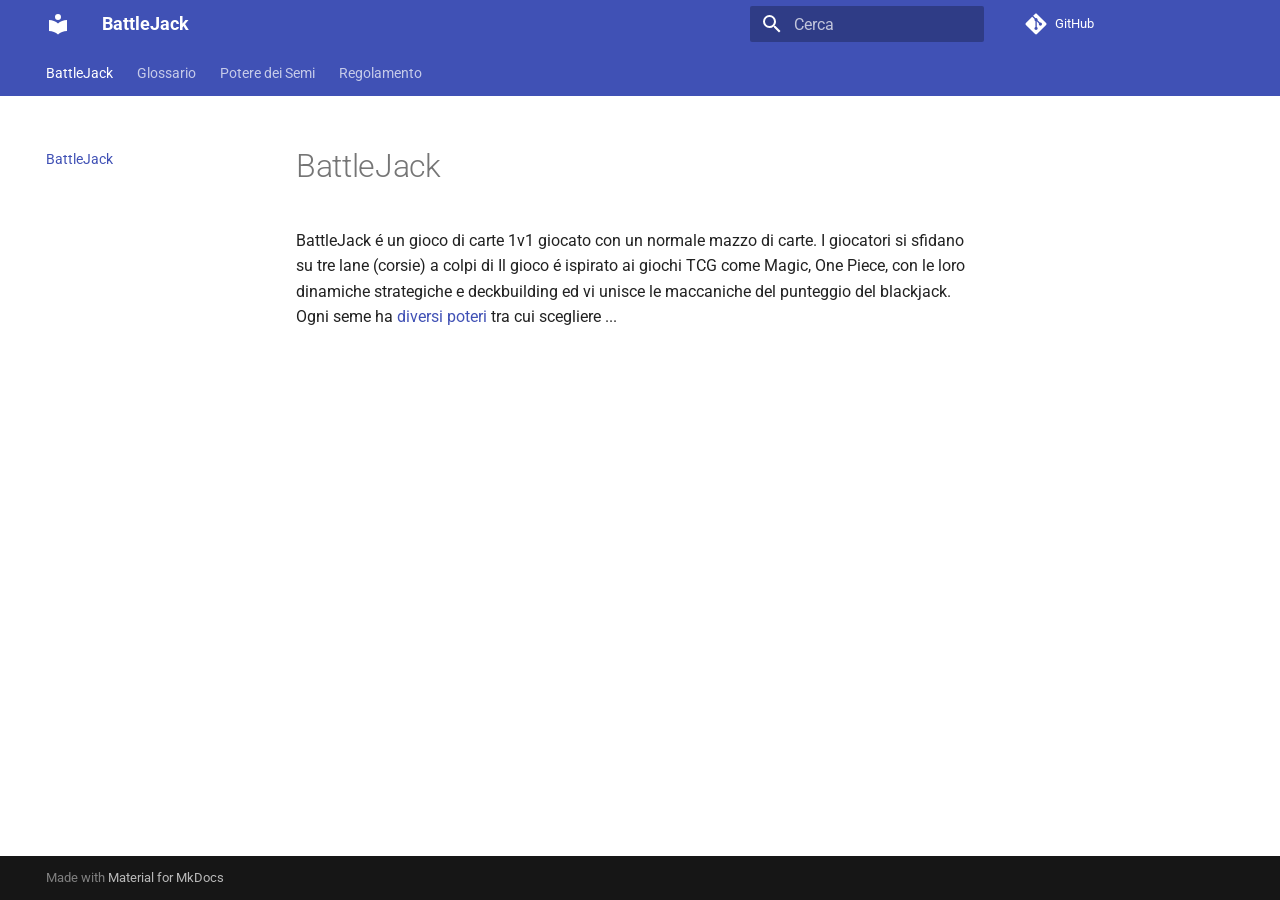
<file: index.html>
<!DOCTYPE html><html lang="it" class="no-js"><head>
    
      <meta charset="utf-8">
      <meta name="viewport" content="width=device-width,initial-scale=1">
      
      
      
        <link rel="canonical" href="https://cronosvirus00.github.io/BattleJack/">
      
      
      
        <link rel="next" href="Glossario/">
      
      
        
      
      
      <link rel="icon" href="assets/images/favicon.png">
      <meta name="generator" content="mkdocs-1.6.1, mkdocs-material-9.7.7">
    
    
      
        <title>BattleJack</title>
      
    
    
      <link rel="stylesheet" href="assets/stylesheets/main.ec1eaa64.min.css">
      
      


    
    
      
    
    
      
        
        
        <link rel="preconnect" href="https://fonts.gstatic.com" crossorigin="">
        <link rel="stylesheet" href="https://fonts.googleapis.com/css?family=Roboto:300,300i,400,400i,700,700i%7CRoboto+Mono:400,400i,700,700i&amp;display=fallback">
        <style>:root{--md-text-font:"Roboto";--md-code-font:"Roboto Mono"}</style>
      
    
    
    <script>__md_scope=new URL(".",location),__md_hash=e=>[...e].reduce(((e,_)=>(e<<5)-e+_.charCodeAt(0)),0),__md_get=(e,_=localStorage,t=__md_scope)=>JSON.parse(_.getItem(t.pathname+"."+e)),__md_set=(e,_,t=localStorage,a=__md_scope)=>{try{t.setItem(a.pathname+"."+e,JSON.stringify(_))}catch(e){}}</script>
    
      

    
    
  <link href="assets/stylesheets/glightbox.min.css" rel="stylesheet"><script src="assets/javascripts/glightbox.min.js"></script><style id="glightbox-style">
            html.glightbox-open { overflow: initial; height: 100%; }
            .gslide-title { margin-top: 0px; user-select: text; }
            .gslide-desc { color: #666; user-select: text; }
            .gslide-image img { background: white; }
            .gscrollbar-fixer { padding-right: 15px; }
            .gdesc-inner { font-size: 0.75rem; }
            body[data-md-color-scheme="slate"] .gdesc-inner { background: var(--md-default-bg-color); }
            body[data-md-color-scheme="slate"] .gslide-title { color: var(--md-default-fg-color); }
            body[data-md-color-scheme="slate"] .gslide-desc { color: var(--md-default-fg-color); }
        </style></head>
  
  
    <body dir="ltr">
  
    
    <input class="md-toggle" data-md-toggle="drawer" type="checkbox" id="__drawer" autocomplete="off">
    <input class="md-toggle" data-md-toggle="search" type="checkbox" id="__search" autocomplete="off">
    <label class="md-overlay" for="__drawer"></label>
    <div data-md-component="skip">
      
        
        <a href="#battlejack" class="md-skip">
          Vai al contenuto
        </a>
      
    </div>
    <div data-md-component="announce">
      
    </div>
    
    
      

<header class="md-header" data-md-component="header">
  <nav class="md-header__inner md-grid" aria-label="Intestazione">
    <a href="." title="BattleJack" class="md-header__button md-logo" aria-label="BattleJack" data-md-component="logo">
      
  
  <svg xmlns="http://www.w3.org/2000/svg" viewBox="0 0 24 24"><path d="M12 8a3 3 0 0 0 3-3 3 3 0 0 0-3-3 3 3 0 0 0-3 3 3 3 0 0 0 3 3m0 3.54C9.64 9.35 6.5 8 3 8v11c3.5 0 6.64 1.35 9 3.54 2.36-2.19 5.5-3.54 9-3.54V8c-3.5 0-6.64 1.35-9 3.54"></path></svg>

    </a>
    <label class="md-header__button md-icon" for="__drawer">
      
      <svg xmlns="http://www.w3.org/2000/svg" viewBox="0 0 24 24"><path d="M3 6h18v2H3zm0 5h18v2H3zm0 5h18v2H3z"></path></svg>
    </label>
    <div class="md-header__title" data-md-component="header-title">
      <div class="md-header__ellipsis">
        <div class="md-header__topic">
          <span class="md-ellipsis">
            BattleJack
          </span>
        </div>
        <div class="md-header__topic" data-md-component="header-topic">
          <span class="md-ellipsis">
            
              BattleJack
            
          </span>
        </div>
      </div>
    </div>
    
    
      <script>var palette=__md_get("__palette");if(palette&&palette.color){if("(prefers-color-scheme)"===palette.color.media){var media=matchMedia("(prefers-color-scheme: light)"),input=document.querySelector(media.matches?"[data-md-color-media='(prefers-color-scheme: light)']":"[data-md-color-media='(prefers-color-scheme: dark)']");palette.color.media=input.getAttribute("data-md-color-media"),palette.color.scheme=input.getAttribute("data-md-color-scheme"),palette.color.primary=input.getAttribute("data-md-color-primary"),palette.color.accent=input.getAttribute("data-md-color-accent")}for(var[key,value]of Object.entries(palette.color))document.body.setAttribute("data-md-color-"+key,value)}</script>
    
    
    
      
      
        <label class="md-header__button md-icon" for="__search">
          
          <svg xmlns="http://www.w3.org/2000/svg" viewBox="0 0 24 24"><path d="M9.5 3A6.5 6.5 0 0 1 16 9.5c0 1.61-.59 3.09-1.56 4.23l.27.27h.79l5 5-1.5 1.5-5-5v-.79l-.27-.27A6.52 6.52 0 0 1 9.5 16 6.5 6.5 0 0 1 3 9.5 6.5 6.5 0 0 1 9.5 3m0 2C7 5 5 7 5 9.5S7 14 9.5 14 14 12 14 9.5 12 5 9.5 5"></path></svg>
        </label>
        <div class="md-search" data-md-component="search" role="dialog">
  <label class="md-search__overlay" for="__search"></label>
  <div class="md-search__inner" role="search">
    <form class="md-search__form" name="search">
      <input type="text" class="md-search__input" name="query" aria-label="Cerca" placeholder="Cerca" autocapitalize="off" autocorrect="off" autocomplete="off" spellcheck="false" data-md-component="search-query" required="">
      <label class="md-search__icon md-icon" for="__search">
        
        <svg xmlns="http://www.w3.org/2000/svg" viewBox="0 0 24 24"><path d="M9.5 3A6.5 6.5 0 0 1 16 9.5c0 1.61-.59 3.09-1.56 4.23l.27.27h.79l5 5-1.5 1.5-5-5v-.79l-.27-.27A6.52 6.52 0 0 1 9.5 16 6.5 6.5 0 0 1 3 9.5 6.5 6.5 0 0 1 9.5 3m0 2C7 5 5 7 5 9.5S7 14 9.5 14 14 12 14 9.5 12 5 9.5 5"></path></svg>
        
        <svg xmlns="http://www.w3.org/2000/svg" viewBox="0 0 24 24"><path d="M20 11v2H8l5.5 5.5-1.42 1.42L4.16 12l7.92-7.92L13.5 5.5 8 11z"></path></svg>
      </label>
      <nav class="md-search__options" aria-label="Cerca">
        
        <button type="reset" class="md-search__icon md-icon" title="Cancella" aria-label="Cancella" tabindex="-1">
          
          <svg xmlns="http://www.w3.org/2000/svg" viewBox="0 0 24 24"><path d="M19 6.41 17.59 5 12 10.59 6.41 5 5 6.41 10.59 12 5 17.59 6.41 19 12 13.41 17.59 19 19 17.59 13.41 12z"></path></svg>
        </button>
      </nav>
      
        <div class="md-search__suggest" data-md-component="search-suggest"></div>
      
    </form>
    <div class="md-search__output">
      <div class="md-search__scrollwrap" tabindex="0" data-md-scrollfix="">
        <div class="md-search-result" data-md-component="search-result">
          <div class="md-search-result__meta">
            Inizializza la ricerca
          </div>
          <ol class="md-search-result__list" role="presentation"></ol>
        </div>
      </div>
    </div>
  </div>
</div>
      
    
    
      <div class="md-header__source">
        <a href="https://github.com/CronosVirus00/BattleJack" title="Apri repository" class="md-source" data-md-component="source">
  <div class="md-source__icon md-icon">
    
    <svg xmlns="http://www.w3.org/2000/svg" viewBox="0 0 448 512"><!--! Font Awesome Free 7.1.0 by @fontawesome - https://fontawesome.com License - https://fontawesome.com/license/free (Icons: CC BY 4.0, Fonts: SIL OFL 1.1, Code: MIT License) Copyright 2025 Fonticons, Inc.--><path d="M439.6 236.1 244 40.5c-5.4-5.5-12.8-8.5-20.4-8.5s-15 3-20.4 8.4L162.5 81l51.5 51.5c27.1-9.1 52.7 16.8 43.4 43.7l49.7 49.7c34.2-11.8 61.2 31 35.5 56.7-26.5 26.5-70.2-2.9-56-37.3L240.3 199v121.9c25.3 12.5 22.3 41.8 9.1 55-6.4 6.4-15.2 10.1-24.3 10.1s-17.8-3.6-24.3-10.1c-17.6-17.6-11.1-46.9 11.2-56v-123c-20.8-8.5-24.6-30.7-18.6-45L142.6 101 8.5 235.1C3 240.6 0 247.9 0 255.5s3 15 8.5 20.4l195.6 195.7c5.4 5.4 12.7 8.4 20.4 8.4s15-3 20.4-8.4l194.7-194.7c5.4-5.4 8.4-12.8 8.4-20.4s-3-15-8.4-20.4"></path></svg>
  </div>
  <div class="md-source__repository">
    GitHub
  </div>
</a>
      </div>
    
  </nav>
  
</header>
    
    <div class="md-container" data-md-component="container">
      
      
        
          
            
<nav class="md-tabs" aria-label="Tabs" data-md-component="tabs">
  <div class="md-grid">
    <ul class="md-tabs__list">
      
        
  
  
  
    
  
  
    <li class="md-tabs__item md-tabs__item--active">
      <a href="." class="md-tabs__link">
        
  
  
    
  
  BattleJack

      </a>
    </li>
  

      
        
  
  
  
  
    <li class="md-tabs__item">
      <a href="Glossario/" class="md-tabs__link">
        
  
  
    
  
  Glossario

      </a>
    </li>
  

      
        
  
  
  
  
    <li class="md-tabs__item">
      <a href="Potere%20dei%20Semi/" class="md-tabs__link">
        
  
  
    
  
  Potere dei Semi

      </a>
    </li>
  

      
        
  
  
  
  
    <li class="md-tabs__item">
      <a href="Regolamento/" class="md-tabs__link">
        
  
  
    
  
  Regolamento

      </a>
    </li>
  

      
    </ul>
  </div>
</nav>
          
        
      
      <main class="md-main" data-md-component="main">
        <div class="md-main__inner md-grid">
          
            
              
              <div class="md-sidebar md-sidebar--primary" data-md-component="sidebar" data-md-type="navigation">
                <div class="md-sidebar__scrollwrap">
                  <div class="md-sidebar__inner">
                    


  


<nav class="md-nav md-nav--primary md-nav--lifted" aria-label="Navigazione" data-md-level="0">
  <label class="md-nav__title" for="__drawer">
    <a href="." title="BattleJack" class="md-nav__button md-logo" aria-label="BattleJack" data-md-component="logo">
      
  
  <svg xmlns="http://www.w3.org/2000/svg" viewBox="0 0 24 24"><path d="M12 8a3 3 0 0 0 3-3 3 3 0 0 0-3-3 3 3 0 0 0-3 3 3 3 0 0 0 3 3m0 3.54C9.64 9.35 6.5 8 3 8v11c3.5 0 6.64 1.35 9 3.54 2.36-2.19 5.5-3.54 9-3.54V8c-3.5 0-6.64 1.35-9 3.54"></path></svg>

    </a>
    BattleJack
  </label>
  
    <div class="md-nav__source">
      <a href="https://github.com/CronosVirus00/BattleJack" title="Apri repository" class="md-source" data-md-component="source">
  <div class="md-source__icon md-icon">
    
    <svg xmlns="http://www.w3.org/2000/svg" viewBox="0 0 448 512"><!--! Font Awesome Free 7.1.0 by @fontawesome - https://fontawesome.com License - https://fontawesome.com/license/free (Icons: CC BY 4.0, Fonts: SIL OFL 1.1, Code: MIT License) Copyright 2025 Fonticons, Inc.--><path d="M439.6 236.1 244 40.5c-5.4-5.5-12.8-8.5-20.4-8.5s-15 3-20.4 8.4L162.5 81l51.5 51.5c27.1-9.1 52.7 16.8 43.4 43.7l49.7 49.7c34.2-11.8 61.2 31 35.5 56.7-26.5 26.5-70.2-2.9-56-37.3L240.3 199v121.9c25.3 12.5 22.3 41.8 9.1 55-6.4 6.4-15.2 10.1-24.3 10.1s-17.8-3.6-24.3-10.1c-17.6-17.6-11.1-46.9 11.2-56v-123c-20.8-8.5-24.6-30.7-18.6-45L142.6 101 8.5 235.1C3 240.6 0 247.9 0 255.5s3 15 8.5 20.4l195.6 195.7c5.4 5.4 12.7 8.4 20.4 8.4s15-3 20.4-8.4l194.7-194.7c5.4-5.4 8.4-12.8 8.4-20.4s-3-15-8.4-20.4"></path></svg>
  </div>
  <div class="md-source__repository">
    GitHub
  </div>
</a>
    </div>
  
  <ul class="md-nav__list" data-md-scrollfix="">
    
      
      
  
  
    
  
  
  
    <li class="md-nav__item md-nav__item--active">
      
      <input class="md-nav__toggle md-toggle" type="checkbox" id="__toc">
      
      
        
      
      
      <a href="." class="md-nav__link md-nav__link--active">
        
  
  
  <span class="md-ellipsis">
    
  
    BattleJack
  

    
  </span>
  
  

      </a>
      
    </li>
  

    
      
      
  
  
  
  
    <li class="md-nav__item">
      <a href="Glossario/" class="md-nav__link">
        
  
  
  <span class="md-ellipsis">
    
  
    Glossario
  

    
  </span>
  
  

      </a>
    </li>
  

    
      
      
  
  
  
  
    <li class="md-nav__item">
      <a href="Potere%20dei%20Semi/" class="md-nav__link">
        
  
  
  <span class="md-ellipsis">
    
  
    Potere dei Semi
  

    
  </span>
  
  

      </a>
    </li>
  

    
      
      
  
  
  
  
    <li class="md-nav__item">
      <a href="Regolamento/" class="md-nav__link">
        
  
  
  <span class="md-ellipsis">
    
  
    Regolamento
  

    
  </span>
  
  

      </a>
    </li>
  

    
  </ul>
</nav>
                  </div>
                </div>
              </div>
            
            
              
              <div class="md-sidebar md-sidebar--secondary" data-md-component="sidebar" data-md-type="toc">
                <div class="md-sidebar__scrollwrap">
                  <div class="md-sidebar__inner">
                    

<nav class="md-nav md-nav--secondary" aria-label="Indice">
  
  
  
    
  
  
</nav>
                  </div>
                </div>
              </div>
            
          
          
            <div class="md-content" data-md-component="content">
              
              <article class="md-content__inner md-typeset">
                
                  


  
  


<h1 id="battlejack">BattleJack</h1>
<p>BattleJack é un gioco di carte 1v1 giocato con un normale mazzo di carte. I giocatori si sfidano su tre lane (corsie) a colpi di
Il gioco é ispirato ai giochi TCG come Magic, One Piece, con le loro dinamiche strategiche e deckbuilding ed vi unisce le maccaniche del punteggio del blackjack. Ogni seme ha <a href="Potere%20dei%20Semi/">diversi poteri</a> tra cui scegliere ...</p>












                
              </article>
            </div>
          
          
<script>var target=document.getElementById(location.hash.slice(1));target&&target.name&&(target.checked=target.name.startsWith("__tabbed_"))</script>
        </div>
        
          <button type="button" class="md-top md-icon" data-md-component="top" hidden="">
  
  <svg xmlns="http://www.w3.org/2000/svg" viewBox="0 0 24 24"><path d="M13 20h-2V8l-5.5 5.5-1.42-1.42L12 4.16l7.92 7.92-1.42 1.42L13 8z"></path></svg>
  Torna su
</button>
        
      </main>
      
        <footer class="md-footer">
  
  <div class="md-footer-meta md-typeset">
    <div class="md-footer-meta__inner md-grid">
      <div class="md-copyright">
  
  
    Made with
    <a href="https://squidfunk.github.io/mkdocs-material/" target="_blank" rel="noopener">
      Material for MkDocs
    </a>
  
</div>
      
    </div>
  </div>
</footer>
      
    </div>
    <div class="md-dialog" data-md-component="dialog">
      <div class="md-dialog__inner md-typeset"></div>
    </div>
    
    
    
      
      
      <script id="__config" type="application/json">{"annotate": null, "base": ".", "features": ["navigation.tabs", "navigation.sections", "navigation.expand", "navigation.top", "search.suggest", "search.highlight"], "search": "assets/javascripts/workers/search.2c215733.min.js", "tags": null, "translations": {"clipboard.copied": "Copiato", "clipboard.copy": "Copia", "search.result.more.one": "1 altro in questa pagina", "search.result.more.other": "# altri in questa pagina", "search.result.none": "Nessun documento trovato", "search.result.one": "1 documento trovato", "search.result.other": "# documenti trovati", "search.result.placeholder": "Scrivi per iniziare a cercare", "search.result.term.missing": "Non presente", "select.version": "Seleziona la versione"}, "version": null}</script>
    
    
      <script src="assets/javascripts/bundle.d7400e89.min.js"></script>
      
    
  
<script id="init-glightbox">const lightbox = GLightbox({"touchNavigation": true, "loop": false, "zoomable": true, "draggable": true, "openEffect": "zoom", "closeEffect": "zoom", "slideEffect": "slide"});
document$.subscribe(()=>{ lightbox.reload(); });
</script></body></html>
</file>
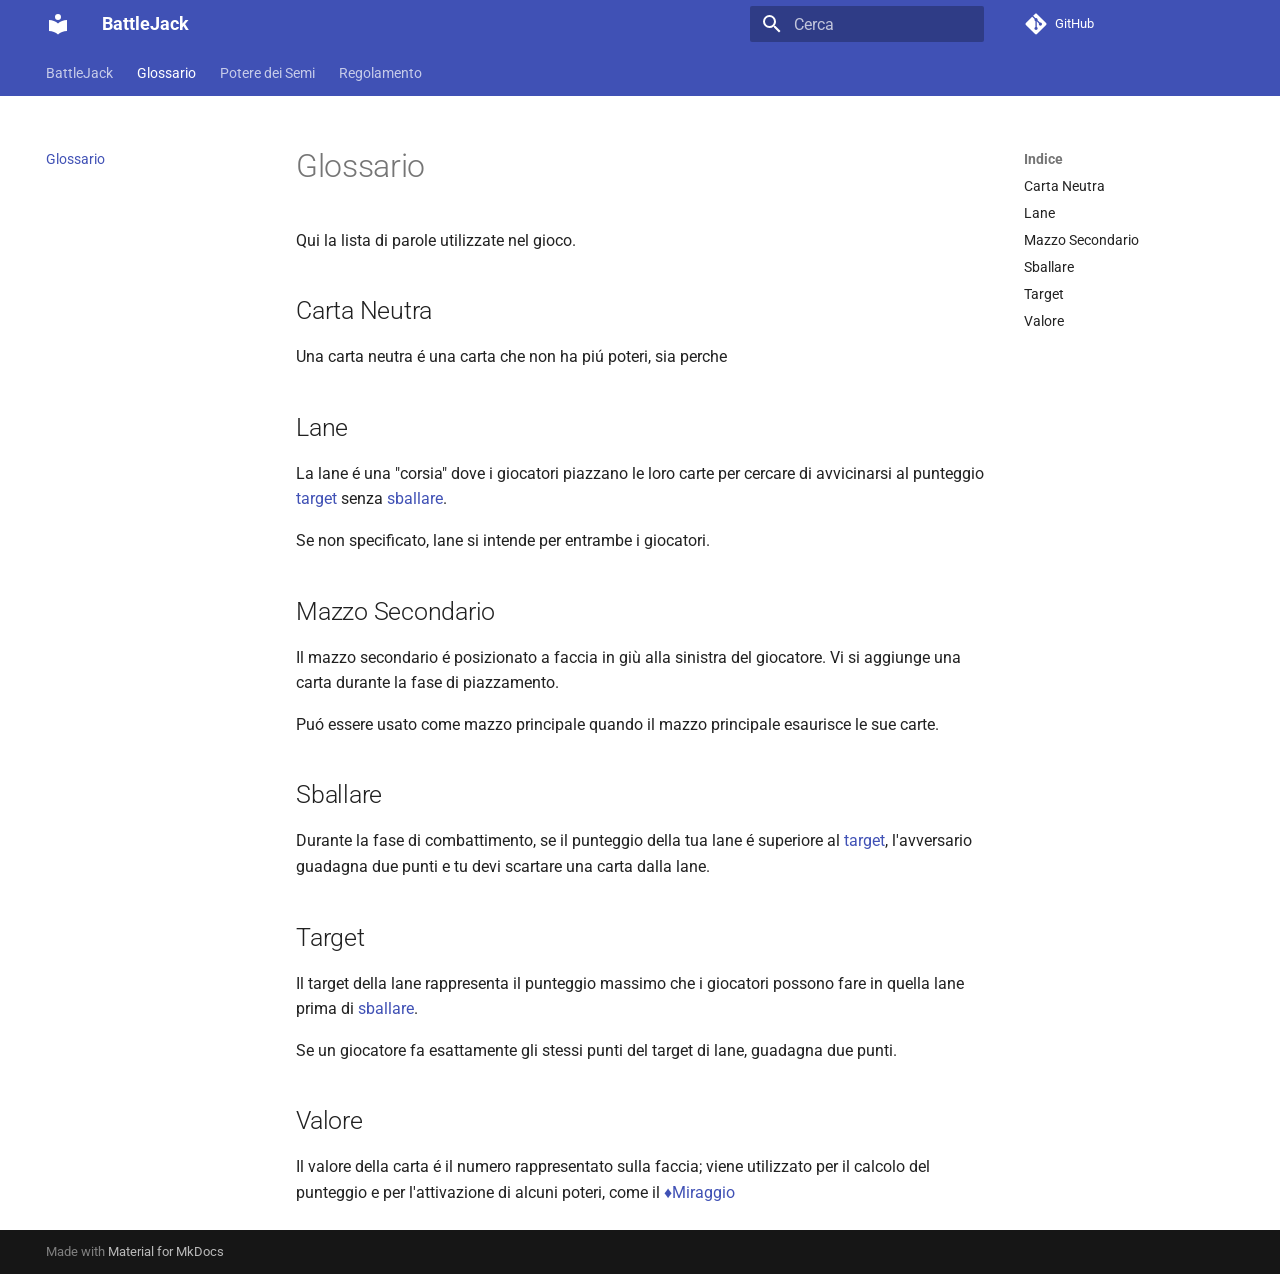
<file: Glossario/index.html>
<!DOCTYPE html><html lang="it" class="no-js"><head>
    
      <meta charset="utf-8">
      <meta name="viewport" content="width=device-width,initial-scale=1">
      
      
      
        <link rel="canonical" href="https://cronosvirus00.github.io/BattleJack/Glossario/">
      
      
        <link rel="prev" href="..">
      
      
        <link rel="next" href="../Potere%20dei%20Semi/">
      
      
        
      
      
      <link rel="icon" href="../assets/images/favicon.png">
      <meta name="generator" content="mkdocs-1.6.1, mkdocs-material-9.7.7">
    
    
      
        <title>Glossario - BattleJack</title>
      
    
    
      <link rel="stylesheet" href="../assets/stylesheets/main.ec1eaa64.min.css">
      
      


    
    
      
    
    
      
        
        
        <link rel="preconnect" href="https://fonts.gstatic.com" crossorigin="">
        <link rel="stylesheet" href="https://fonts.googleapis.com/css?family=Roboto:300,300i,400,400i,700,700i%7CRoboto+Mono:400,400i,700,700i&amp;display=fallback">
        <style>:root{--md-text-font:"Roboto";--md-code-font:"Roboto Mono"}</style>
      
    
    
    <script>__md_scope=new URL("..",location),__md_hash=e=>[...e].reduce(((e,_)=>(e<<5)-e+_.charCodeAt(0)),0),__md_get=(e,_=localStorage,t=__md_scope)=>JSON.parse(_.getItem(t.pathname+"."+e)),__md_set=(e,_,t=localStorage,a=__md_scope)=>{try{t.setItem(a.pathname+"."+e,JSON.stringify(_))}catch(e){}}</script>
    
      

    
    
  <link href="../assets/stylesheets/glightbox.min.css" rel="stylesheet"><script src="../assets/javascripts/glightbox.min.js"></script><style id="glightbox-style">
            html.glightbox-open { overflow: initial; height: 100%; }
            .gslide-title { margin-top: 0px; user-select: text; }
            .gslide-desc { color: #666; user-select: text; }
            .gslide-image img { background: white; }
            .gscrollbar-fixer { padding-right: 15px; }
            .gdesc-inner { font-size: 0.75rem; }
            body[data-md-color-scheme="slate"] .gdesc-inner { background: var(--md-default-bg-color); }
            body[data-md-color-scheme="slate"] .gslide-title { color: var(--md-default-fg-color); }
            body[data-md-color-scheme="slate"] .gslide-desc { color: var(--md-default-fg-color); }
        </style></head>
  
  
    <body dir="ltr">
  
    
    <input class="md-toggle" data-md-toggle="drawer" type="checkbox" id="__drawer" autocomplete="off">
    <input class="md-toggle" data-md-toggle="search" type="checkbox" id="__search" autocomplete="off">
    <label class="md-overlay" for="__drawer"></label>
    <div data-md-component="skip">
      
        
        <a href="#glossario" class="md-skip">
          Vai al contenuto
        </a>
      
    </div>
    <div data-md-component="announce">
      
    </div>
    
    
      

<header class="md-header" data-md-component="header">
  <nav class="md-header__inner md-grid" aria-label="Intestazione">
    <a href=".." title="BattleJack" class="md-header__button md-logo" aria-label="BattleJack" data-md-component="logo">
      
  
  <svg xmlns="http://www.w3.org/2000/svg" viewBox="0 0 24 24"><path d="M12 8a3 3 0 0 0 3-3 3 3 0 0 0-3-3 3 3 0 0 0-3 3 3 3 0 0 0 3 3m0 3.54C9.64 9.35 6.5 8 3 8v11c3.5 0 6.64 1.35 9 3.54 2.36-2.19 5.5-3.54 9-3.54V8c-3.5 0-6.64 1.35-9 3.54"></path></svg>

    </a>
    <label class="md-header__button md-icon" for="__drawer">
      
      <svg xmlns="http://www.w3.org/2000/svg" viewBox="0 0 24 24"><path d="M3 6h18v2H3zm0 5h18v2H3zm0 5h18v2H3z"></path></svg>
    </label>
    <div class="md-header__title" data-md-component="header-title">
      <div class="md-header__ellipsis">
        <div class="md-header__topic">
          <span class="md-ellipsis">
            BattleJack
          </span>
        </div>
        <div class="md-header__topic" data-md-component="header-topic">
          <span class="md-ellipsis">
            
              Glossario
            
          </span>
        </div>
      </div>
    </div>
    
    
      <script>var palette=__md_get("__palette");if(palette&&palette.color){if("(prefers-color-scheme)"===palette.color.media){var media=matchMedia("(prefers-color-scheme: light)"),input=document.querySelector(media.matches?"[data-md-color-media='(prefers-color-scheme: light)']":"[data-md-color-media='(prefers-color-scheme: dark)']");palette.color.media=input.getAttribute("data-md-color-media"),palette.color.scheme=input.getAttribute("data-md-color-scheme"),palette.color.primary=input.getAttribute("data-md-color-primary"),palette.color.accent=input.getAttribute("data-md-color-accent")}for(var[key,value]of Object.entries(palette.color))document.body.setAttribute("data-md-color-"+key,value)}</script>
    
    
    
      
      
        <label class="md-header__button md-icon" for="__search">
          
          <svg xmlns="http://www.w3.org/2000/svg" viewBox="0 0 24 24"><path d="M9.5 3A6.5 6.5 0 0 1 16 9.5c0 1.61-.59 3.09-1.56 4.23l.27.27h.79l5 5-1.5 1.5-5-5v-.79l-.27-.27A6.52 6.52 0 0 1 9.5 16 6.5 6.5 0 0 1 3 9.5 6.5 6.5 0 0 1 9.5 3m0 2C7 5 5 7 5 9.5S7 14 9.5 14 14 12 14 9.5 12 5 9.5 5"></path></svg>
        </label>
        <div class="md-search" data-md-component="search" role="dialog">
  <label class="md-search__overlay" for="__search"></label>
  <div class="md-search__inner" role="search">
    <form class="md-search__form" name="search">
      <input type="text" class="md-search__input" name="query" aria-label="Cerca" placeholder="Cerca" autocapitalize="off" autocorrect="off" autocomplete="off" spellcheck="false" data-md-component="search-query" required="">
      <label class="md-search__icon md-icon" for="__search">
        
        <svg xmlns="http://www.w3.org/2000/svg" viewBox="0 0 24 24"><path d="M9.5 3A6.5 6.5 0 0 1 16 9.5c0 1.61-.59 3.09-1.56 4.23l.27.27h.79l5 5-1.5 1.5-5-5v-.79l-.27-.27A6.52 6.52 0 0 1 9.5 16 6.5 6.5 0 0 1 3 9.5 6.5 6.5 0 0 1 9.5 3m0 2C7 5 5 7 5 9.5S7 14 9.5 14 14 12 14 9.5 12 5 9.5 5"></path></svg>
        
        <svg xmlns="http://www.w3.org/2000/svg" viewBox="0 0 24 24"><path d="M20 11v2H8l5.5 5.5-1.42 1.42L4.16 12l7.92-7.92L13.5 5.5 8 11z"></path></svg>
      </label>
      <nav class="md-search__options" aria-label="Cerca">
        
        <button type="reset" class="md-search__icon md-icon" title="Cancella" aria-label="Cancella" tabindex="-1">
          
          <svg xmlns="http://www.w3.org/2000/svg" viewBox="0 0 24 24"><path d="M19 6.41 17.59 5 12 10.59 6.41 5 5 6.41 10.59 12 5 17.59 6.41 19 12 13.41 17.59 19 19 17.59 13.41 12z"></path></svg>
        </button>
      </nav>
      
        <div class="md-search__suggest" data-md-component="search-suggest"></div>
      
    </form>
    <div class="md-search__output">
      <div class="md-search__scrollwrap" tabindex="0" data-md-scrollfix="">
        <div class="md-search-result" data-md-component="search-result">
          <div class="md-search-result__meta">
            Inizializza la ricerca
          </div>
          <ol class="md-search-result__list" role="presentation"></ol>
        </div>
      </div>
    </div>
  </div>
</div>
      
    
    
      <div class="md-header__source">
        <a href="https://github.com/CronosVirus00/BattleJack" title="Apri repository" class="md-source" data-md-component="source">
  <div class="md-source__icon md-icon">
    
    <svg xmlns="http://www.w3.org/2000/svg" viewBox="0 0 448 512"><!--! Font Awesome Free 7.1.0 by @fontawesome - https://fontawesome.com License - https://fontawesome.com/license/free (Icons: CC BY 4.0, Fonts: SIL OFL 1.1, Code: MIT License) Copyright 2025 Fonticons, Inc.--><path d="M439.6 236.1 244 40.5c-5.4-5.5-12.8-8.5-20.4-8.5s-15 3-20.4 8.4L162.5 81l51.5 51.5c27.1-9.1 52.7 16.8 43.4 43.7l49.7 49.7c34.2-11.8 61.2 31 35.5 56.7-26.5 26.5-70.2-2.9-56-37.3L240.3 199v121.9c25.3 12.5 22.3 41.8 9.1 55-6.4 6.4-15.2 10.1-24.3 10.1s-17.8-3.6-24.3-10.1c-17.6-17.6-11.1-46.9 11.2-56v-123c-20.8-8.5-24.6-30.7-18.6-45L142.6 101 8.5 235.1C3 240.6 0 247.9 0 255.5s3 15 8.5 20.4l195.6 195.7c5.4 5.4 12.7 8.4 20.4 8.4s15-3 20.4-8.4l194.7-194.7c5.4-5.4 8.4-12.8 8.4-20.4s-3-15-8.4-20.4"></path></svg>
  </div>
  <div class="md-source__repository">
    GitHub
  </div>
</a>
      </div>
    
  </nav>
  
</header>
    
    <div class="md-container" data-md-component="container">
      
      
        
          
            
<nav class="md-tabs" aria-label="Tabs" data-md-component="tabs">
  <div class="md-grid">
    <ul class="md-tabs__list">
      
        
  
  
  
  
    <li class="md-tabs__item">
      <a href=".." class="md-tabs__link">
        
  
  
    
  
  BattleJack

      </a>
    </li>
  

      
        
  
  
  
    
  
  
    <li class="md-tabs__item md-tabs__item--active">
      <a href="./" class="md-tabs__link">
        
  
  
    
  
  Glossario

      </a>
    </li>
  

      
        
  
  
  
  
    <li class="md-tabs__item">
      <a href="../Potere%20dei%20Semi/" class="md-tabs__link">
        
  
  
    
  
  Potere dei Semi

      </a>
    </li>
  

      
        
  
  
  
  
    <li class="md-tabs__item">
      <a href="../Regolamento/" class="md-tabs__link">
        
  
  
    
  
  Regolamento

      </a>
    </li>
  

      
    </ul>
  </div>
</nav>
          
        
      
      <main class="md-main" data-md-component="main">
        <div class="md-main__inner md-grid">
          
            
              
              <div class="md-sidebar md-sidebar--primary" data-md-component="sidebar" data-md-type="navigation">
                <div class="md-sidebar__scrollwrap">
                  <div class="md-sidebar__inner">
                    


  


<nav class="md-nav md-nav--primary md-nav--lifted" aria-label="Navigazione" data-md-level="0">
  <label class="md-nav__title" for="__drawer">
    <a href=".." title="BattleJack" class="md-nav__button md-logo" aria-label="BattleJack" data-md-component="logo">
      
  
  <svg xmlns="http://www.w3.org/2000/svg" viewBox="0 0 24 24"><path d="M12 8a3 3 0 0 0 3-3 3 3 0 0 0-3-3 3 3 0 0 0-3 3 3 3 0 0 0 3 3m0 3.54C9.64 9.35 6.5 8 3 8v11c3.5 0 6.64 1.35 9 3.54 2.36-2.19 5.5-3.54 9-3.54V8c-3.5 0-6.64 1.35-9 3.54"></path></svg>

    </a>
    BattleJack
  </label>
  
    <div class="md-nav__source">
      <a href="https://github.com/CronosVirus00/BattleJack" title="Apri repository" class="md-source" data-md-component="source">
  <div class="md-source__icon md-icon">
    
    <svg xmlns="http://www.w3.org/2000/svg" viewBox="0 0 448 512"><!--! Font Awesome Free 7.1.0 by @fontawesome - https://fontawesome.com License - https://fontawesome.com/license/free (Icons: CC BY 4.0, Fonts: SIL OFL 1.1, Code: MIT License) Copyright 2025 Fonticons, Inc.--><path d="M439.6 236.1 244 40.5c-5.4-5.5-12.8-8.5-20.4-8.5s-15 3-20.4 8.4L162.5 81l51.5 51.5c27.1-9.1 52.7 16.8 43.4 43.7l49.7 49.7c34.2-11.8 61.2 31 35.5 56.7-26.5 26.5-70.2-2.9-56-37.3L240.3 199v121.9c25.3 12.5 22.3 41.8 9.1 55-6.4 6.4-15.2 10.1-24.3 10.1s-17.8-3.6-24.3-10.1c-17.6-17.6-11.1-46.9 11.2-56v-123c-20.8-8.5-24.6-30.7-18.6-45L142.6 101 8.5 235.1C3 240.6 0 247.9 0 255.5s3 15 8.5 20.4l195.6 195.7c5.4 5.4 12.7 8.4 20.4 8.4s15-3 20.4-8.4l194.7-194.7c5.4-5.4 8.4-12.8 8.4-20.4s-3-15-8.4-20.4"></path></svg>
  </div>
  <div class="md-source__repository">
    GitHub
  </div>
</a>
    </div>
  
  <ul class="md-nav__list" data-md-scrollfix="">
    
      
      
  
  
  
  
    <li class="md-nav__item">
      <a href=".." class="md-nav__link">
        
  
  
  <span class="md-ellipsis">
    
  
    BattleJack
  

    
  </span>
  
  

      </a>
    </li>
  

    
      
      
  
  
    
  
  
  
    <li class="md-nav__item md-nav__item--active">
      
      <input class="md-nav__toggle md-toggle" type="checkbox" id="__toc">
      
      
        
      
      
        <label class="md-nav__link md-nav__link--active" for="__toc">
          
  
  
  <span class="md-ellipsis">
    
  
    Glossario
  

    
  </span>
  
  

          <span class="md-nav__icon md-icon"></span>
        </label>
      
      <a href="./" class="md-nav__link md-nav__link--active">
        
  
  
  <span class="md-ellipsis">
    
  
    Glossario
  

    
  </span>
  
  

      </a>
      
        

<nav class="md-nav md-nav--secondary" aria-label="Indice">
  
  
  
    
  
  
    <label class="md-nav__title" for="__toc">
      <span class="md-nav__icon md-icon"></span>
      Indice
    </label>
    <ul class="md-nav__list" data-md-component="toc" data-md-scrollfix="">
      
        <li class="md-nav__item">
  <a href="#carta-neutra" class="md-nav__link">
    <span class="md-ellipsis">
      
        Carta Neutra
      
    </span>
  </a>
  
</li>
      
        <li class="md-nav__item">
  <a href="#lane" class="md-nav__link">
    <span class="md-ellipsis">
      
        Lane
      
    </span>
  </a>
  
</li>
      
        <li class="md-nav__item">
  <a href="#mazzo-secondario" class="md-nav__link">
    <span class="md-ellipsis">
      
        Mazzo Secondario
      
    </span>
  </a>
  
</li>
      
        <li class="md-nav__item">
  <a href="#sballare" class="md-nav__link">
    <span class="md-ellipsis">
      
        Sballare
      
    </span>
  </a>
  
</li>
      
        <li class="md-nav__item">
  <a href="#target" class="md-nav__link">
    <span class="md-ellipsis">
      
        Target
      
    </span>
  </a>
  
</li>
      
        <li class="md-nav__item">
  <a href="#valore" class="md-nav__link">
    <span class="md-ellipsis">
      
        Valore
      
    </span>
  </a>
  
</li>
      
    </ul>
  
</nav>
      
    </li>
  

    
      
      
  
  
  
  
    <li class="md-nav__item">
      <a href="../Potere%20dei%20Semi/" class="md-nav__link">
        
  
  
  <span class="md-ellipsis">
    
  
    Potere dei Semi
  

    
  </span>
  
  

      </a>
    </li>
  

    
      
      
  
  
  
  
    <li class="md-nav__item">
      <a href="../Regolamento/" class="md-nav__link">
        
  
  
  <span class="md-ellipsis">
    
  
    Regolamento
  

    
  </span>
  
  

      </a>
    </li>
  

    
  </ul>
</nav>
                  </div>
                </div>
              </div>
            
            
              
              <div class="md-sidebar md-sidebar--secondary" data-md-component="sidebar" data-md-type="toc">
                <div class="md-sidebar__scrollwrap">
                  <div class="md-sidebar__inner">
                    

<nav class="md-nav md-nav--secondary" aria-label="Indice">
  
  
  
    
  
  
    <label class="md-nav__title" for="__toc">
      <span class="md-nav__icon md-icon"></span>
      Indice
    </label>
    <ul class="md-nav__list" data-md-component="toc" data-md-scrollfix="">
      
        <li class="md-nav__item">
  <a href="#carta-neutra" class="md-nav__link">
    <span class="md-ellipsis">
      
        Carta Neutra
      
    </span>
  </a>
  
</li>
      
        <li class="md-nav__item">
  <a href="#lane" class="md-nav__link">
    <span class="md-ellipsis">
      
        Lane
      
    </span>
  </a>
  
</li>
      
        <li class="md-nav__item">
  <a href="#mazzo-secondario" class="md-nav__link">
    <span class="md-ellipsis">
      
        Mazzo Secondario
      
    </span>
  </a>
  
</li>
      
        <li class="md-nav__item">
  <a href="#sballare" class="md-nav__link">
    <span class="md-ellipsis">
      
        Sballare
      
    </span>
  </a>
  
</li>
      
        <li class="md-nav__item">
  <a href="#target" class="md-nav__link">
    <span class="md-ellipsis">
      
        Target
      
    </span>
  </a>
  
</li>
      
        <li class="md-nav__item">
  <a href="#valore" class="md-nav__link">
    <span class="md-ellipsis">
      
        Valore
      
    </span>
  </a>
  
</li>
      
    </ul>
  
</nav>
                  </div>
                </div>
              </div>
            
          
          
            <div class="md-content" data-md-component="content">
              
              <article class="md-content__inner md-typeset">
                
                  


  
  


<h1 id="glossario">Glossario</h1>
<p>Qui la lista di parole utilizzate nel gioco.</p>
<h2 id="carta-neutra">Carta Neutra</h2>
<p>Una carta neutra é una carta che non ha piú poteri, sia perche</p>
<h2 id="lane">Lane</h2>
<p>La lane é una "corsia" dove i giocatori piazzano le loro carte per cercare di avvicinarsi al punteggio <a href="#target">target</a> senza <a href="#sballare">sballare</a>.</p>
<p>Se non specificato, lane si intende per entrambe i giocatori.</p>
<h2 id="mazzo-secondario">Mazzo Secondario</h2>
<p>Il mazzo secondario é posizionato a faccia in giù alla sinistra del giocatore. Vi si aggiunge una carta durante la fase di piazzamento.</p>
<p>Puó essere usato come mazzo principale quando il mazzo principale esaurisce le sue carte.</p>
<h2 id="sballare">Sballare</h2>
<p>Durante la fase di combattimento, se il punteggio della tua lane é superiore al <a href="#target">target</a>, l'avversario guadagna due punti e tu devi scartare una carta dalla lane.</p>
<h2 id="target">Target</h2>
<p>Il target della lane rappresenta il punteggio massimo che i giocatori possono fare in quella lane prima di <a href="#sballare">sballare</a>.</p>
<p>Se un giocatore fa esattamente gli stessi punti del target di lane, guadagna due punti.</p>
<h2 id="valore">Valore</h2>
<p>Il valore della carta é il numero rappresentato sulla faccia; viene utilizzato per il calcolo del punteggio e per l'attivazione di alcuni poteri, come  il <a href="../Potere%20dei%20Semi/#d2-miraggio">♦️Miraggio</a></p>












                
              </article>
            </div>
          
          
<script>var target=document.getElementById(location.hash.slice(1));target&&target.name&&(target.checked=target.name.startsWith("__tabbed_"))</script>
        </div>
        
          <button type="button" class="md-top md-icon" data-md-component="top" hidden="">
  
  <svg xmlns="http://www.w3.org/2000/svg" viewBox="0 0 24 24"><path d="M13 20h-2V8l-5.5 5.5-1.42-1.42L12 4.16l7.92 7.92-1.42 1.42L13 8z"></path></svg>
  Torna su
</button>
        
      </main>
      
        <footer class="md-footer">
  
  <div class="md-footer-meta md-typeset">
    <div class="md-footer-meta__inner md-grid">
      <div class="md-copyright">
  
  
    Made with
    <a href="https://squidfunk.github.io/mkdocs-material/" target="_blank" rel="noopener">
      Material for MkDocs
    </a>
  
</div>
      
    </div>
  </div>
</footer>
      
    </div>
    <div class="md-dialog" data-md-component="dialog">
      <div class="md-dialog__inner md-typeset"></div>
    </div>
    
    
    
      
      
      <script id="__config" type="application/json">{"annotate": null, "base": "..", "features": ["navigation.tabs", "navigation.sections", "navigation.expand", "navigation.top", "search.suggest", "search.highlight"], "search": "../assets/javascripts/workers/search.2c215733.min.js", "tags": null, "translations": {"clipboard.copied": "Copiato", "clipboard.copy": "Copia", "search.result.more.one": "1 altro in questa pagina", "search.result.more.other": "# altri in questa pagina", "search.result.none": "Nessun documento trovato", "search.result.one": "1 documento trovato", "search.result.other": "# documenti trovati", "search.result.placeholder": "Scrivi per iniziare a cercare", "search.result.term.missing": "Non presente", "select.version": "Seleziona la versione"}, "version": null}</script>
    
    
      <script src="../assets/javascripts/bundle.d7400e89.min.js"></script>
      
    
  
<script id="init-glightbox">const lightbox = GLightbox({"touchNavigation": true, "loop": false, "zoomable": true, "draggable": true, "openEffect": "zoom", "closeEffect": "zoom", "slideEffect": "slide"});
document$.subscribe(()=>{ lightbox.reload(); });
</script></body></html>
</file>
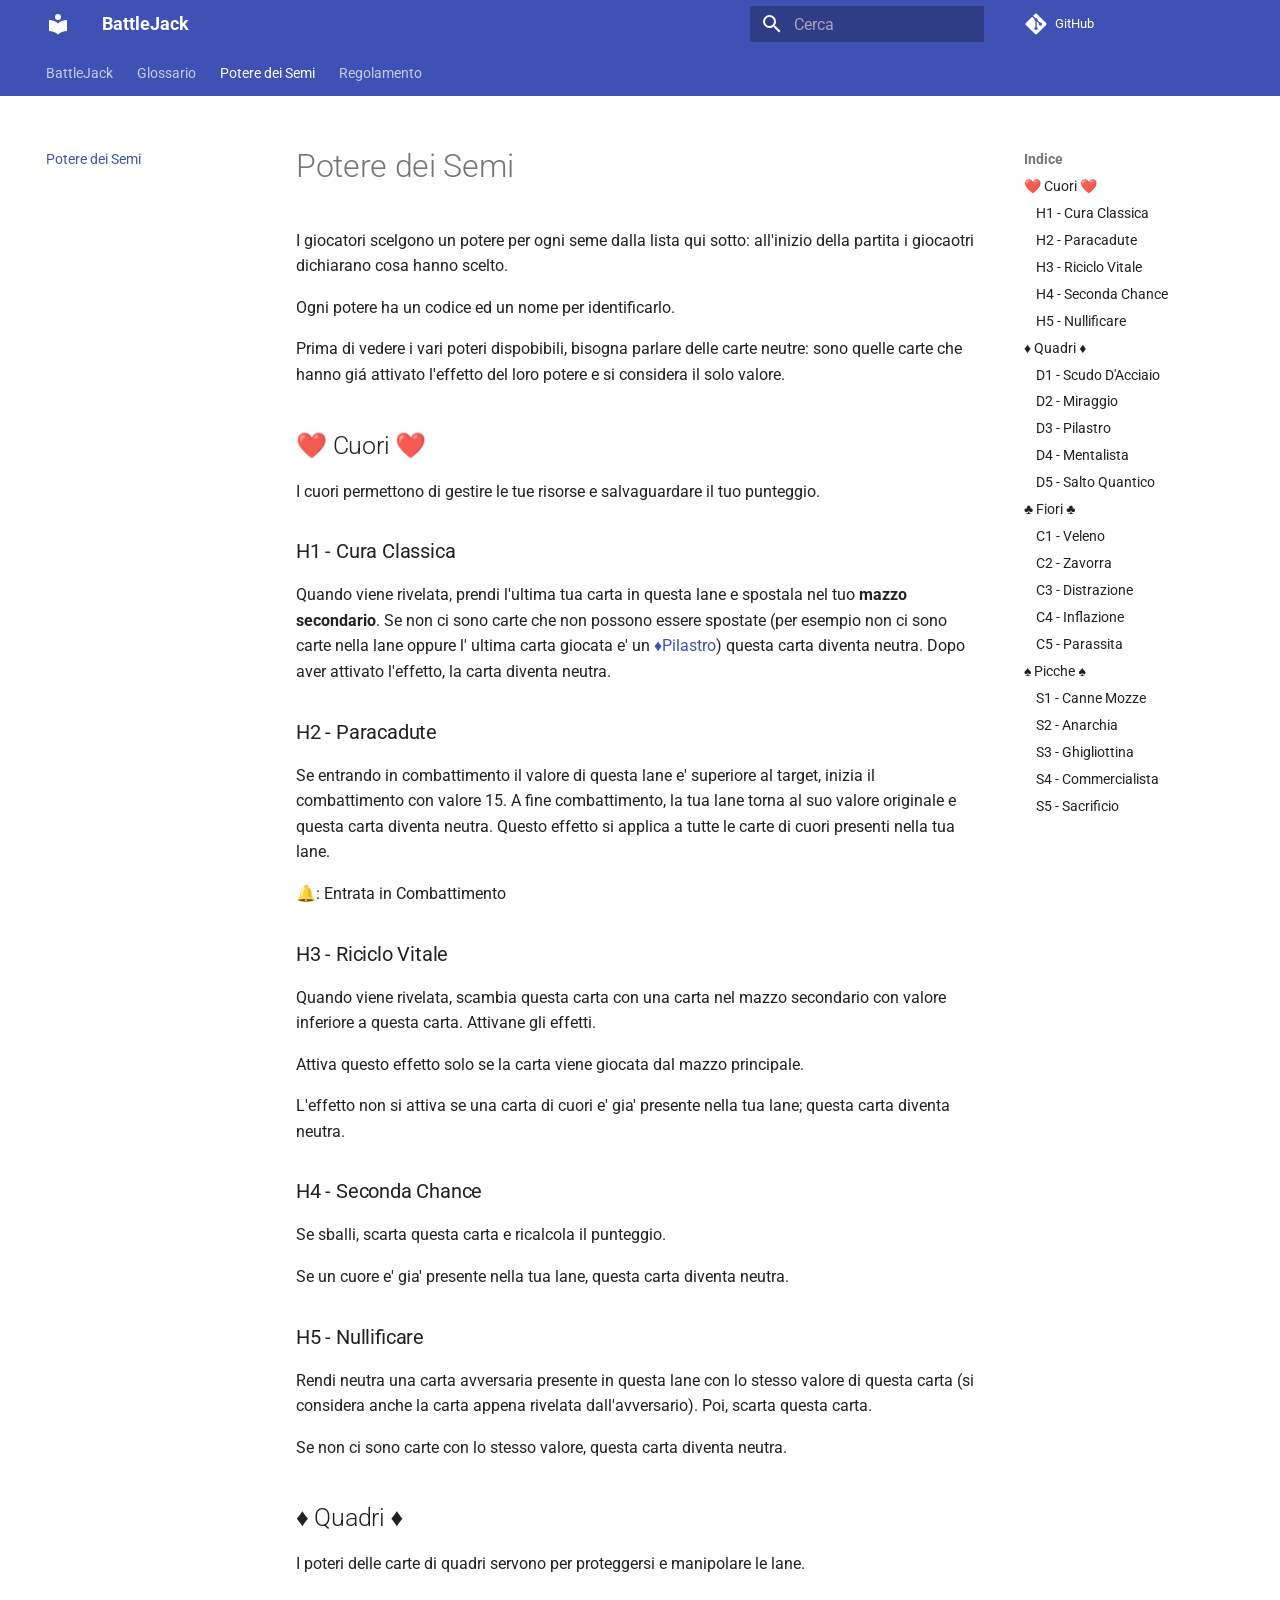
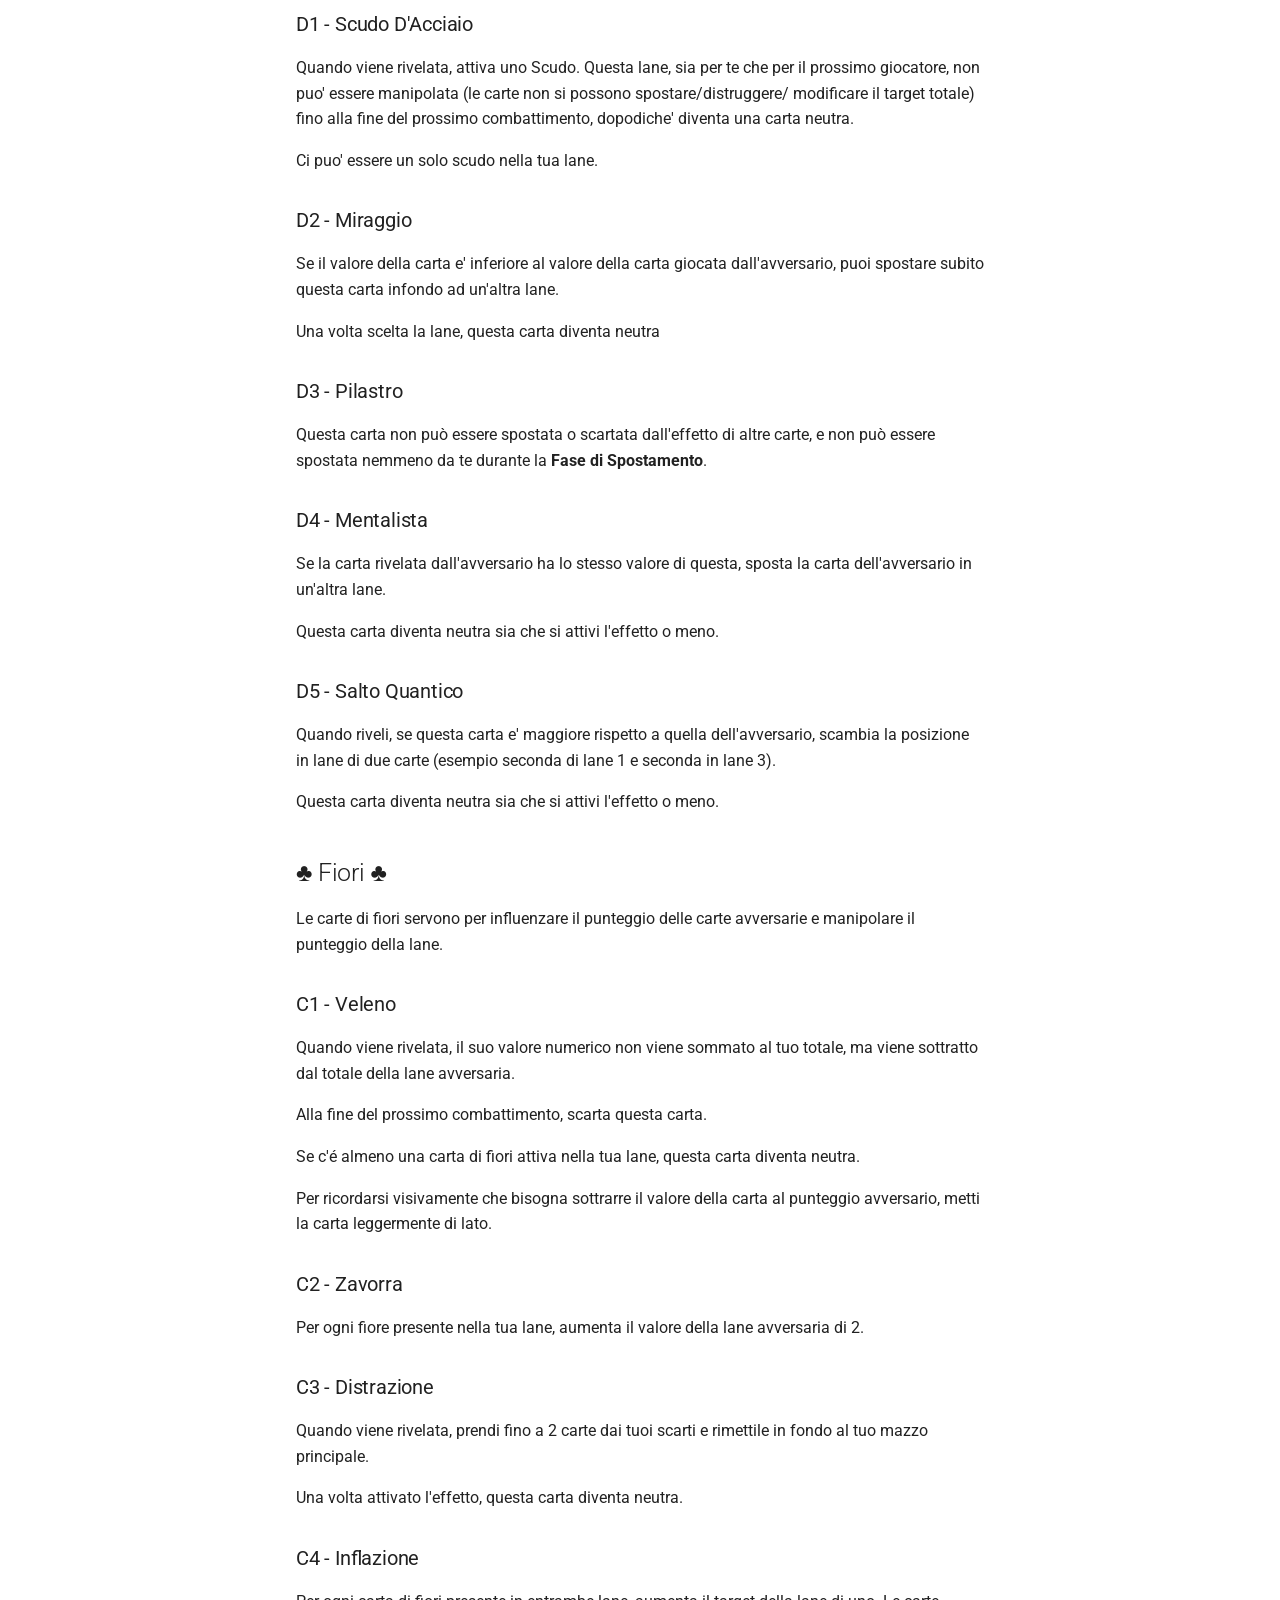
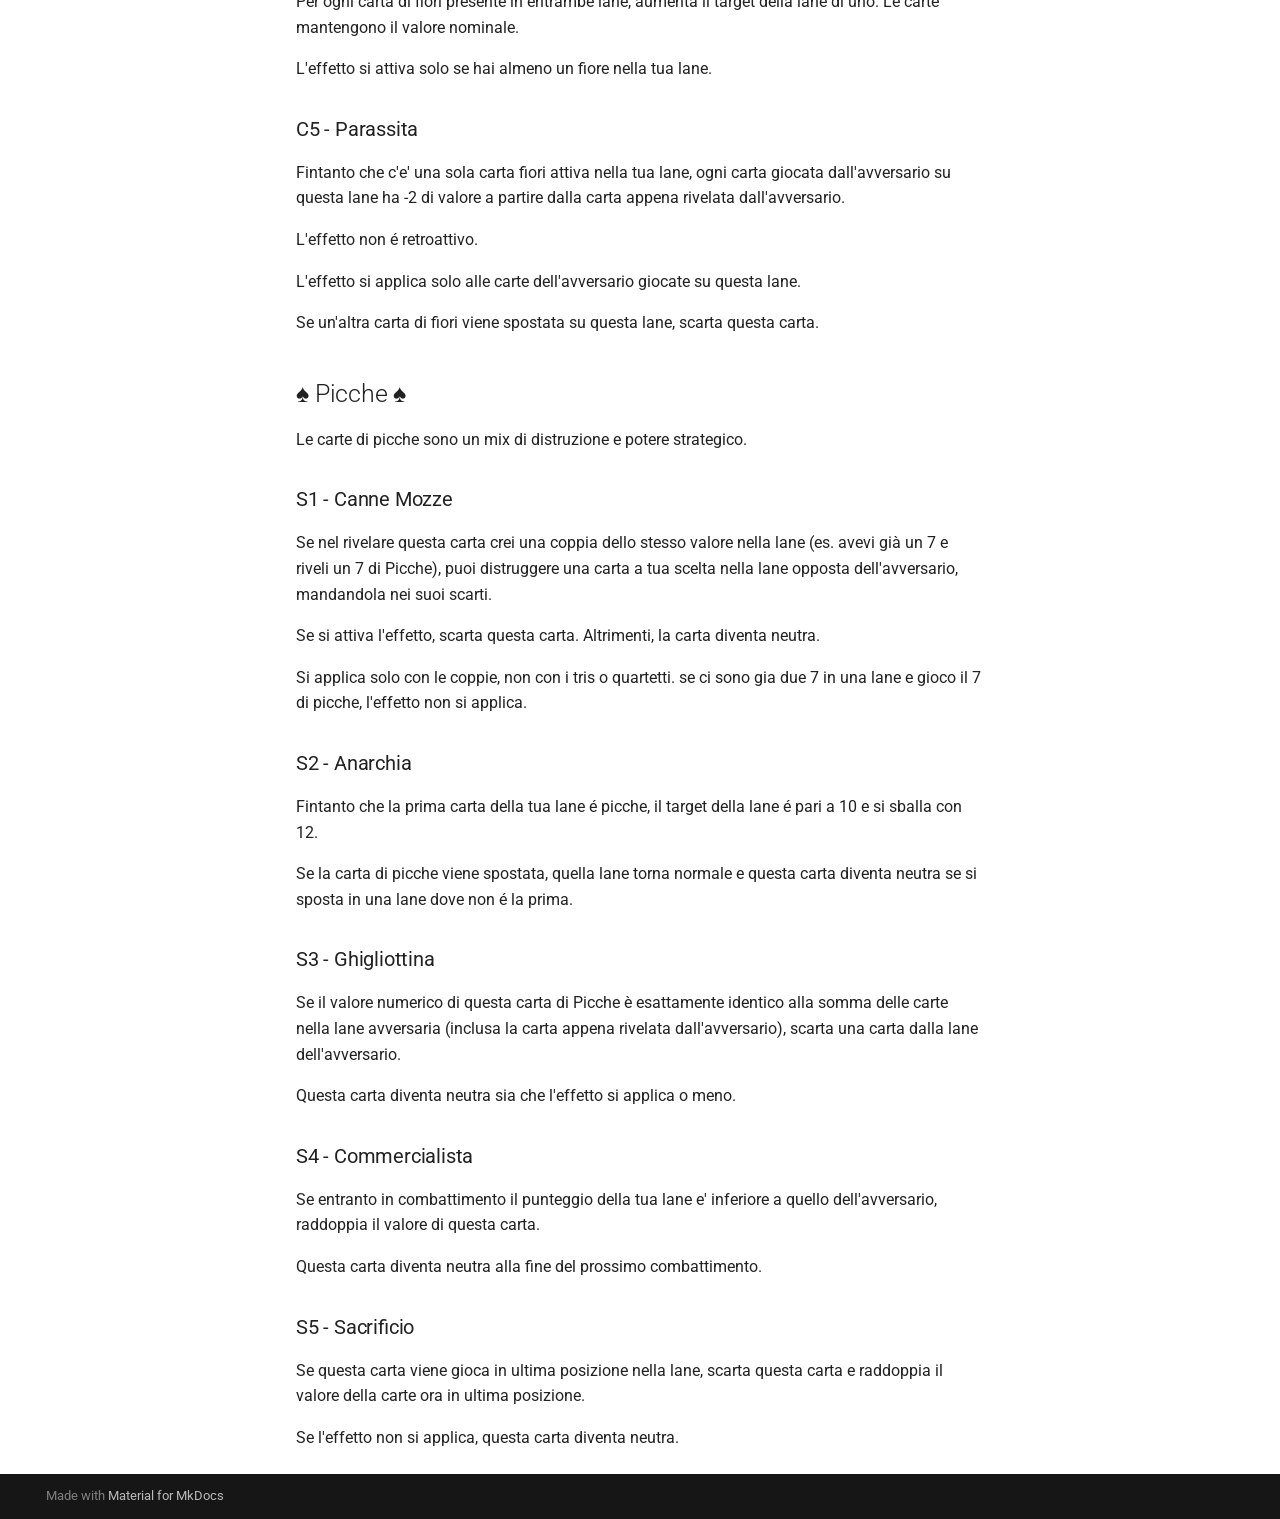
<file: Potere dei Semi/index.html>
<!DOCTYPE html><html lang="it" class="no-js"><head>
    
      <meta charset="utf-8">
      <meta name="viewport" content="width=device-width,initial-scale=1">
      
      
      
        <link rel="canonical" href="https://cronosvirus00.github.io/BattleJack/Potere%20dei%20Semi/">
      
      
        <link rel="prev" href="../Glossario/">
      
      
        <link rel="next" href="../Regolamento/">
      
      
        
      
      
      <link rel="icon" href="../assets/images/favicon.png">
      <meta name="generator" content="mkdocs-1.6.1, mkdocs-material-9.7.7">
    
    
      
        <title>Potere dei Semi - BattleJack</title>
      
    
    
      <link rel="stylesheet" href="../assets/stylesheets/main.ec1eaa64.min.css">
      
      


    
    
      
    
    
      
        
        
        <link rel="preconnect" href="https://fonts.gstatic.com" crossorigin="">
        <link rel="stylesheet" href="https://fonts.googleapis.com/css?family=Roboto:300,300i,400,400i,700,700i%7CRoboto+Mono:400,400i,700,700i&amp;display=fallback">
        <style>:root{--md-text-font:"Roboto";--md-code-font:"Roboto Mono"}</style>
      
    
    
    <script>__md_scope=new URL("..",location),__md_hash=e=>[...e].reduce(((e,_)=>(e<<5)-e+_.charCodeAt(0)),0),__md_get=(e,_=localStorage,t=__md_scope)=>JSON.parse(_.getItem(t.pathname+"."+e)),__md_set=(e,_,t=localStorage,a=__md_scope)=>{try{t.setItem(a.pathname+"."+e,JSON.stringify(_))}catch(e){}}</script>
    
      

    
    
  <link href="../assets/stylesheets/glightbox.min.css" rel="stylesheet"><script src="../assets/javascripts/glightbox.min.js"></script><style id="glightbox-style">
            html.glightbox-open { overflow: initial; height: 100%; }
            .gslide-title { margin-top: 0px; user-select: text; }
            .gslide-desc { color: #666; user-select: text; }
            .gslide-image img { background: white; }
            .gscrollbar-fixer { padding-right: 15px; }
            .gdesc-inner { font-size: 0.75rem; }
            body[data-md-color-scheme="slate"] .gdesc-inner { background: var(--md-default-bg-color); }
            body[data-md-color-scheme="slate"] .gslide-title { color: var(--md-default-fg-color); }
            body[data-md-color-scheme="slate"] .gslide-desc { color: var(--md-default-fg-color); }
        </style></head>
  
  
    <body dir="ltr">
  
    
    <input class="md-toggle" data-md-toggle="drawer" type="checkbox" id="__drawer" autocomplete="off">
    <input class="md-toggle" data-md-toggle="search" type="checkbox" id="__search" autocomplete="off">
    <label class="md-overlay" for="__drawer"></label>
    <div data-md-component="skip">
      
        
        <a href="#potere-dei-semi" class="md-skip">
          Vai al contenuto
        </a>
      
    </div>
    <div data-md-component="announce">
      
    </div>
    
    
      

<header class="md-header" data-md-component="header">
  <nav class="md-header__inner md-grid" aria-label="Intestazione">
    <a href=".." title="BattleJack" class="md-header__button md-logo" aria-label="BattleJack" data-md-component="logo">
      
  
  <svg xmlns="http://www.w3.org/2000/svg" viewBox="0 0 24 24"><path d="M12 8a3 3 0 0 0 3-3 3 3 0 0 0-3-3 3 3 0 0 0-3 3 3 3 0 0 0 3 3m0 3.54C9.64 9.35 6.5 8 3 8v11c3.5 0 6.64 1.35 9 3.54 2.36-2.19 5.5-3.54 9-3.54V8c-3.5 0-6.64 1.35-9 3.54"></path></svg>

    </a>
    <label class="md-header__button md-icon" for="__drawer">
      
      <svg xmlns="http://www.w3.org/2000/svg" viewBox="0 0 24 24"><path d="M3 6h18v2H3zm0 5h18v2H3zm0 5h18v2H3z"></path></svg>
    </label>
    <div class="md-header__title" data-md-component="header-title">
      <div class="md-header__ellipsis">
        <div class="md-header__topic">
          <span class="md-ellipsis">
            BattleJack
          </span>
        </div>
        <div class="md-header__topic" data-md-component="header-topic">
          <span class="md-ellipsis">
            
              Potere dei Semi
            
          </span>
        </div>
      </div>
    </div>
    
    
      <script>var palette=__md_get("__palette");if(palette&&palette.color){if("(prefers-color-scheme)"===palette.color.media){var media=matchMedia("(prefers-color-scheme: light)"),input=document.querySelector(media.matches?"[data-md-color-media='(prefers-color-scheme: light)']":"[data-md-color-media='(prefers-color-scheme: dark)']");palette.color.media=input.getAttribute("data-md-color-media"),palette.color.scheme=input.getAttribute("data-md-color-scheme"),palette.color.primary=input.getAttribute("data-md-color-primary"),palette.color.accent=input.getAttribute("data-md-color-accent")}for(var[key,value]of Object.entries(palette.color))document.body.setAttribute("data-md-color-"+key,value)}</script>
    
    
    
      
      
        <label class="md-header__button md-icon" for="__search">
          
          <svg xmlns="http://www.w3.org/2000/svg" viewBox="0 0 24 24"><path d="M9.5 3A6.5 6.5 0 0 1 16 9.5c0 1.61-.59 3.09-1.56 4.23l.27.27h.79l5 5-1.5 1.5-5-5v-.79l-.27-.27A6.52 6.52 0 0 1 9.5 16 6.5 6.5 0 0 1 3 9.5 6.5 6.5 0 0 1 9.5 3m0 2C7 5 5 7 5 9.5S7 14 9.5 14 14 12 14 9.5 12 5 9.5 5"></path></svg>
        </label>
        <div class="md-search" data-md-component="search" role="dialog">
  <label class="md-search__overlay" for="__search"></label>
  <div class="md-search__inner" role="search">
    <form class="md-search__form" name="search">
      <input type="text" class="md-search__input" name="query" aria-label="Cerca" placeholder="Cerca" autocapitalize="off" autocorrect="off" autocomplete="off" spellcheck="false" data-md-component="search-query" required="">
      <label class="md-search__icon md-icon" for="__search">
        
        <svg xmlns="http://www.w3.org/2000/svg" viewBox="0 0 24 24"><path d="M9.5 3A6.5 6.5 0 0 1 16 9.5c0 1.61-.59 3.09-1.56 4.23l.27.27h.79l5 5-1.5 1.5-5-5v-.79l-.27-.27A6.52 6.52 0 0 1 9.5 16 6.5 6.5 0 0 1 3 9.5 6.5 6.5 0 0 1 9.5 3m0 2C7 5 5 7 5 9.5S7 14 9.5 14 14 12 14 9.5 12 5 9.5 5"></path></svg>
        
        <svg xmlns="http://www.w3.org/2000/svg" viewBox="0 0 24 24"><path d="M20 11v2H8l5.5 5.5-1.42 1.42L4.16 12l7.92-7.92L13.5 5.5 8 11z"></path></svg>
      </label>
      <nav class="md-search__options" aria-label="Cerca">
        
        <button type="reset" class="md-search__icon md-icon" title="Cancella" aria-label="Cancella" tabindex="-1">
          
          <svg xmlns="http://www.w3.org/2000/svg" viewBox="0 0 24 24"><path d="M19 6.41 17.59 5 12 10.59 6.41 5 5 6.41 10.59 12 5 17.59 6.41 19 12 13.41 17.59 19 19 17.59 13.41 12z"></path></svg>
        </button>
      </nav>
      
        <div class="md-search__suggest" data-md-component="search-suggest"></div>
      
    </form>
    <div class="md-search__output">
      <div class="md-search__scrollwrap" tabindex="0" data-md-scrollfix="">
        <div class="md-search-result" data-md-component="search-result">
          <div class="md-search-result__meta">
            Inizializza la ricerca
          </div>
          <ol class="md-search-result__list" role="presentation"></ol>
        </div>
      </div>
    </div>
  </div>
</div>
      
    
    
      <div class="md-header__source">
        <a href="https://github.com/CronosVirus00/BattleJack" title="Apri repository" class="md-source" data-md-component="source">
  <div class="md-source__icon md-icon">
    
    <svg xmlns="http://www.w3.org/2000/svg" viewBox="0 0 448 512"><!--! Font Awesome Free 7.1.0 by @fontawesome - https://fontawesome.com License - https://fontawesome.com/license/free (Icons: CC BY 4.0, Fonts: SIL OFL 1.1, Code: MIT License) Copyright 2025 Fonticons, Inc.--><path d="M439.6 236.1 244 40.5c-5.4-5.5-12.8-8.5-20.4-8.5s-15 3-20.4 8.4L162.5 81l51.5 51.5c27.1-9.1 52.7 16.8 43.4 43.7l49.7 49.7c34.2-11.8 61.2 31 35.5 56.7-26.5 26.5-70.2-2.9-56-37.3L240.3 199v121.9c25.3 12.5 22.3 41.8 9.1 55-6.4 6.4-15.2 10.1-24.3 10.1s-17.8-3.6-24.3-10.1c-17.6-17.6-11.1-46.9 11.2-56v-123c-20.8-8.5-24.6-30.7-18.6-45L142.6 101 8.5 235.1C3 240.6 0 247.9 0 255.5s3 15 8.5 20.4l195.6 195.7c5.4 5.4 12.7 8.4 20.4 8.4s15-3 20.4-8.4l194.7-194.7c5.4-5.4 8.4-12.8 8.4-20.4s-3-15-8.4-20.4"></path></svg>
  </div>
  <div class="md-source__repository">
    GitHub
  </div>
</a>
      </div>
    
  </nav>
  
</header>
    
    <div class="md-container" data-md-component="container">
      
      
        
          
            
<nav class="md-tabs" aria-label="Tabs" data-md-component="tabs">
  <div class="md-grid">
    <ul class="md-tabs__list">
      
        
  
  
  
  
    <li class="md-tabs__item">
      <a href=".." class="md-tabs__link">
        
  
  
    
  
  BattleJack

      </a>
    </li>
  

      
        
  
  
  
  
    <li class="md-tabs__item">
      <a href="../Glossario/" class="md-tabs__link">
        
  
  
    
  
  Glossario

      </a>
    </li>
  

      
        
  
  
  
    
  
  
    <li class="md-tabs__item md-tabs__item--active">
      <a href="./" class="md-tabs__link">
        
  
  
    
  
  Potere dei Semi

      </a>
    </li>
  

      
        
  
  
  
  
    <li class="md-tabs__item">
      <a href="../Regolamento/" class="md-tabs__link">
        
  
  
    
  
  Regolamento

      </a>
    </li>
  

      
    </ul>
  </div>
</nav>
          
        
      
      <main class="md-main" data-md-component="main">
        <div class="md-main__inner md-grid">
          
            
              
              <div class="md-sidebar md-sidebar--primary" data-md-component="sidebar" data-md-type="navigation">
                <div class="md-sidebar__scrollwrap">
                  <div class="md-sidebar__inner">
                    


  


<nav class="md-nav md-nav--primary md-nav--lifted" aria-label="Navigazione" data-md-level="0">
  <label class="md-nav__title" for="__drawer">
    <a href=".." title="BattleJack" class="md-nav__button md-logo" aria-label="BattleJack" data-md-component="logo">
      
  
  <svg xmlns="http://www.w3.org/2000/svg" viewBox="0 0 24 24"><path d="M12 8a3 3 0 0 0 3-3 3 3 0 0 0-3-3 3 3 0 0 0-3 3 3 3 0 0 0 3 3m0 3.54C9.64 9.35 6.5 8 3 8v11c3.5 0 6.64 1.35 9 3.54 2.36-2.19 5.5-3.54 9-3.54V8c-3.5 0-6.64 1.35-9 3.54"></path></svg>

    </a>
    BattleJack
  </label>
  
    <div class="md-nav__source">
      <a href="https://github.com/CronosVirus00/BattleJack" title="Apri repository" class="md-source" data-md-component="source">
  <div class="md-source__icon md-icon">
    
    <svg xmlns="http://www.w3.org/2000/svg" viewBox="0 0 448 512"><!--! Font Awesome Free 7.1.0 by @fontawesome - https://fontawesome.com License - https://fontawesome.com/license/free (Icons: CC BY 4.0, Fonts: SIL OFL 1.1, Code: MIT License) Copyright 2025 Fonticons, Inc.--><path d="M439.6 236.1 244 40.5c-5.4-5.5-12.8-8.5-20.4-8.5s-15 3-20.4 8.4L162.5 81l51.5 51.5c27.1-9.1 52.7 16.8 43.4 43.7l49.7 49.7c34.2-11.8 61.2 31 35.5 56.7-26.5 26.5-70.2-2.9-56-37.3L240.3 199v121.9c25.3 12.5 22.3 41.8 9.1 55-6.4 6.4-15.2 10.1-24.3 10.1s-17.8-3.6-24.3-10.1c-17.6-17.6-11.1-46.9 11.2-56v-123c-20.8-8.5-24.6-30.7-18.6-45L142.6 101 8.5 235.1C3 240.6 0 247.9 0 255.5s3 15 8.5 20.4l195.6 195.7c5.4 5.4 12.7 8.4 20.4 8.4s15-3 20.4-8.4l194.7-194.7c5.4-5.4 8.4-12.8 8.4-20.4s-3-15-8.4-20.4"></path></svg>
  </div>
  <div class="md-source__repository">
    GitHub
  </div>
</a>
    </div>
  
  <ul class="md-nav__list" data-md-scrollfix="">
    
      
      
  
  
  
  
    <li class="md-nav__item">
      <a href=".." class="md-nav__link">
        
  
  
  <span class="md-ellipsis">
    
  
    BattleJack
  

    
  </span>
  
  

      </a>
    </li>
  

    
      
      
  
  
  
  
    <li class="md-nav__item">
      <a href="../Glossario/" class="md-nav__link">
        
  
  
  <span class="md-ellipsis">
    
  
    Glossario
  

    
  </span>
  
  

      </a>
    </li>
  

    
      
      
  
  
    
  
  
  
    <li class="md-nav__item md-nav__item--active">
      
      <input class="md-nav__toggle md-toggle" type="checkbox" id="__toc">
      
      
        
      
      
        <label class="md-nav__link md-nav__link--active" for="__toc">
          
  
  
  <span class="md-ellipsis">
    
  
    Potere dei Semi
  

    
  </span>
  
  

          <span class="md-nav__icon md-icon"></span>
        </label>
      
      <a href="./" class="md-nav__link md-nav__link--active">
        
  
  
  <span class="md-ellipsis">
    
  
    Potere dei Semi
  

    
  </span>
  
  

      </a>
      
        

<nav class="md-nav md-nav--secondary" aria-label="Indice">
  
  
  
    
  
  
    <label class="md-nav__title" for="__toc">
      <span class="md-nav__icon md-icon"></span>
      Indice
    </label>
    <ul class="md-nav__list" data-md-component="toc" data-md-scrollfix="">
      
        <li class="md-nav__item">
  <a href="#cuori" class="md-nav__link">
    <span class="md-ellipsis">
      
        ❤️ Cuori ❤️
      
    </span>
  </a>
  
    <nav class="md-nav" aria-label="❤️ Cuori ❤️">
      <ul class="md-nav__list">
        
          <li class="md-nav__item">
  <a href="#h1-cura-classica" class="md-nav__link">
    <span class="md-ellipsis">
      
        H1 - Cura Classica
      
    </span>
  </a>
  
</li>
        
          <li class="md-nav__item">
  <a href="#h2-paracadute" class="md-nav__link">
    <span class="md-ellipsis">
      
        H2 - Paracadute
      
    </span>
  </a>
  
</li>
        
          <li class="md-nav__item">
  <a href="#h3-riciclo-vitale" class="md-nav__link">
    <span class="md-ellipsis">
      
        H3 - Riciclo Vitale
      
    </span>
  </a>
  
</li>
        
          <li class="md-nav__item">
  <a href="#h4-seconda-chance" class="md-nav__link">
    <span class="md-ellipsis">
      
        H4 - Seconda Chance
      
    </span>
  </a>
  
</li>
        
          <li class="md-nav__item">
  <a href="#h5-nullificare" class="md-nav__link">
    <span class="md-ellipsis">
      
        H5 - Nullificare
      
    </span>
  </a>
  
</li>
        
      </ul>
    </nav>
  
</li>
      
        <li class="md-nav__item">
  <a href="#quadri" class="md-nav__link">
    <span class="md-ellipsis">
      
        ♦️ Quadri ♦️
      
    </span>
  </a>
  
    <nav class="md-nav" aria-label="♦️ Quadri ♦️">
      <ul class="md-nav__list">
        
          <li class="md-nav__item">
  <a href="#d1-scudo-dacciaio" class="md-nav__link">
    <span class="md-ellipsis">
      
        D1 - Scudo D'Acciaio
      
    </span>
  </a>
  
</li>
        
          <li class="md-nav__item">
  <a href="#d2-miraggio" class="md-nav__link">
    <span class="md-ellipsis">
      
        D2 - Miraggio
      
    </span>
  </a>
  
</li>
        
          <li class="md-nav__item">
  <a href="#d3-pilastro" class="md-nav__link">
    <span class="md-ellipsis">
      
        D3 - Pilastro
      
    </span>
  </a>
  
</li>
        
          <li class="md-nav__item">
  <a href="#d4-mentalista" class="md-nav__link">
    <span class="md-ellipsis">
      
        D4 - Mentalista
      
    </span>
  </a>
  
</li>
        
          <li class="md-nav__item">
  <a href="#d5-salto-quantico" class="md-nav__link">
    <span class="md-ellipsis">
      
        D5 - Salto Quantico
      
    </span>
  </a>
  
</li>
        
      </ul>
    </nav>
  
</li>
      
        <li class="md-nav__item">
  <a href="#fiori" class="md-nav__link">
    <span class="md-ellipsis">
      
        ♣️ Fiori ♣️
      
    </span>
  </a>
  
    <nav class="md-nav" aria-label="♣️ Fiori ♣️">
      <ul class="md-nav__list">
        
          <li class="md-nav__item">
  <a href="#c1-veleno" class="md-nav__link">
    <span class="md-ellipsis">
      
        C1 - Veleno
      
    </span>
  </a>
  
</li>
        
          <li class="md-nav__item">
  <a href="#c2-zavorra" class="md-nav__link">
    <span class="md-ellipsis">
      
        C2 - Zavorra
      
    </span>
  </a>
  
</li>
        
          <li class="md-nav__item">
  <a href="#c3-distrazione" class="md-nav__link">
    <span class="md-ellipsis">
      
        C3 - Distrazione
      
    </span>
  </a>
  
</li>
        
          <li class="md-nav__item">
  <a href="#c4-inflazione" class="md-nav__link">
    <span class="md-ellipsis">
      
        C4 - Inflazione
      
    </span>
  </a>
  
</li>
        
          <li class="md-nav__item">
  <a href="#c5-parassita" class="md-nav__link">
    <span class="md-ellipsis">
      
        C5 - Parassita
      
    </span>
  </a>
  
</li>
        
      </ul>
    </nav>
  
</li>
      
        <li class="md-nav__item">
  <a href="#picche" class="md-nav__link">
    <span class="md-ellipsis">
      
        ♠️ Picche ♠️
      
    </span>
  </a>
  
    <nav class="md-nav" aria-label="♠️ Picche ♠️">
      <ul class="md-nav__list">
        
          <li class="md-nav__item">
  <a href="#s1-canne-mozze" class="md-nav__link">
    <span class="md-ellipsis">
      
        S1 - Canne Mozze
      
    </span>
  </a>
  
</li>
        
          <li class="md-nav__item">
  <a href="#s2-anarchia" class="md-nav__link">
    <span class="md-ellipsis">
      
        S2 - Anarchia
      
    </span>
  </a>
  
</li>
        
          <li class="md-nav__item">
  <a href="#s3-ghigliottina" class="md-nav__link">
    <span class="md-ellipsis">
      
        S3 - Ghigliottina
      
    </span>
  </a>
  
</li>
        
          <li class="md-nav__item">
  <a href="#s4-commercialista" class="md-nav__link">
    <span class="md-ellipsis">
      
        S4 - Commercialista
      
    </span>
  </a>
  
</li>
        
          <li class="md-nav__item">
  <a href="#s5-sacrificio" class="md-nav__link">
    <span class="md-ellipsis">
      
        S5 - Sacrificio
      
    </span>
  </a>
  
</li>
        
      </ul>
    </nav>
  
</li>
      
    </ul>
  
</nav>
      
    </li>
  

    
      
      
  
  
  
  
    <li class="md-nav__item">
      <a href="../Regolamento/" class="md-nav__link">
        
  
  
  <span class="md-ellipsis">
    
  
    Regolamento
  

    
  </span>
  
  

      </a>
    </li>
  

    
  </ul>
</nav>
                  </div>
                </div>
              </div>
            
            
              
              <div class="md-sidebar md-sidebar--secondary" data-md-component="sidebar" data-md-type="toc">
                <div class="md-sidebar__scrollwrap">
                  <div class="md-sidebar__inner">
                    

<nav class="md-nav md-nav--secondary" aria-label="Indice">
  
  
  
    
  
  
    <label class="md-nav__title" for="__toc">
      <span class="md-nav__icon md-icon"></span>
      Indice
    </label>
    <ul class="md-nav__list" data-md-component="toc" data-md-scrollfix="">
      
        <li class="md-nav__item">
  <a href="#cuori" class="md-nav__link">
    <span class="md-ellipsis">
      
        ❤️ Cuori ❤️
      
    </span>
  </a>
  
    <nav class="md-nav" aria-label="❤️ Cuori ❤️">
      <ul class="md-nav__list">
        
          <li class="md-nav__item">
  <a href="#h1-cura-classica" class="md-nav__link">
    <span class="md-ellipsis">
      
        H1 - Cura Classica
      
    </span>
  </a>
  
</li>
        
          <li class="md-nav__item">
  <a href="#h2-paracadute" class="md-nav__link">
    <span class="md-ellipsis">
      
        H2 - Paracadute
      
    </span>
  </a>
  
</li>
        
          <li class="md-nav__item">
  <a href="#h3-riciclo-vitale" class="md-nav__link">
    <span class="md-ellipsis">
      
        H3 - Riciclo Vitale
      
    </span>
  </a>
  
</li>
        
          <li class="md-nav__item">
  <a href="#h4-seconda-chance" class="md-nav__link">
    <span class="md-ellipsis">
      
        H4 - Seconda Chance
      
    </span>
  </a>
  
</li>
        
          <li class="md-nav__item">
  <a href="#h5-nullificare" class="md-nav__link">
    <span class="md-ellipsis">
      
        H5 - Nullificare
      
    </span>
  </a>
  
</li>
        
      </ul>
    </nav>
  
</li>
      
        <li class="md-nav__item">
  <a href="#quadri" class="md-nav__link">
    <span class="md-ellipsis">
      
        ♦️ Quadri ♦️
      
    </span>
  </a>
  
    <nav class="md-nav" aria-label="♦️ Quadri ♦️">
      <ul class="md-nav__list">
        
          <li class="md-nav__item">
  <a href="#d1-scudo-dacciaio" class="md-nav__link">
    <span class="md-ellipsis">
      
        D1 - Scudo D'Acciaio
      
    </span>
  </a>
  
</li>
        
          <li class="md-nav__item">
  <a href="#d2-miraggio" class="md-nav__link">
    <span class="md-ellipsis">
      
        D2 - Miraggio
      
    </span>
  </a>
  
</li>
        
          <li class="md-nav__item">
  <a href="#d3-pilastro" class="md-nav__link">
    <span class="md-ellipsis">
      
        D3 - Pilastro
      
    </span>
  </a>
  
</li>
        
          <li class="md-nav__item">
  <a href="#d4-mentalista" class="md-nav__link">
    <span class="md-ellipsis">
      
        D4 - Mentalista
      
    </span>
  </a>
  
</li>
        
          <li class="md-nav__item">
  <a href="#d5-salto-quantico" class="md-nav__link">
    <span class="md-ellipsis">
      
        D5 - Salto Quantico
      
    </span>
  </a>
  
</li>
        
      </ul>
    </nav>
  
</li>
      
        <li class="md-nav__item">
  <a href="#fiori" class="md-nav__link">
    <span class="md-ellipsis">
      
        ♣️ Fiori ♣️
      
    </span>
  </a>
  
    <nav class="md-nav" aria-label="♣️ Fiori ♣️">
      <ul class="md-nav__list">
        
          <li class="md-nav__item">
  <a href="#c1-veleno" class="md-nav__link">
    <span class="md-ellipsis">
      
        C1 - Veleno
      
    </span>
  </a>
  
</li>
        
          <li class="md-nav__item">
  <a href="#c2-zavorra" class="md-nav__link">
    <span class="md-ellipsis">
      
        C2 - Zavorra
      
    </span>
  </a>
  
</li>
        
          <li class="md-nav__item">
  <a href="#c3-distrazione" class="md-nav__link">
    <span class="md-ellipsis">
      
        C3 - Distrazione
      
    </span>
  </a>
  
</li>
        
          <li class="md-nav__item">
  <a href="#c4-inflazione" class="md-nav__link">
    <span class="md-ellipsis">
      
        C4 - Inflazione
      
    </span>
  </a>
  
</li>
        
          <li class="md-nav__item">
  <a href="#c5-parassita" class="md-nav__link">
    <span class="md-ellipsis">
      
        C5 - Parassita
      
    </span>
  </a>
  
</li>
        
      </ul>
    </nav>
  
</li>
      
        <li class="md-nav__item">
  <a href="#picche" class="md-nav__link">
    <span class="md-ellipsis">
      
        ♠️ Picche ♠️
      
    </span>
  </a>
  
    <nav class="md-nav" aria-label="♠️ Picche ♠️">
      <ul class="md-nav__list">
        
          <li class="md-nav__item">
  <a href="#s1-canne-mozze" class="md-nav__link">
    <span class="md-ellipsis">
      
        S1 - Canne Mozze
      
    </span>
  </a>
  
</li>
        
          <li class="md-nav__item">
  <a href="#s2-anarchia" class="md-nav__link">
    <span class="md-ellipsis">
      
        S2 - Anarchia
      
    </span>
  </a>
  
</li>
        
          <li class="md-nav__item">
  <a href="#s3-ghigliottina" class="md-nav__link">
    <span class="md-ellipsis">
      
        S3 - Ghigliottina
      
    </span>
  </a>
  
</li>
        
          <li class="md-nav__item">
  <a href="#s4-commercialista" class="md-nav__link">
    <span class="md-ellipsis">
      
        S4 - Commercialista
      
    </span>
  </a>
  
</li>
        
          <li class="md-nav__item">
  <a href="#s5-sacrificio" class="md-nav__link">
    <span class="md-ellipsis">
      
        S5 - Sacrificio
      
    </span>
  </a>
  
</li>
        
      </ul>
    </nav>
  
</li>
      
    </ul>
  
</nav>
                  </div>
                </div>
              </div>
            
          
          
            <div class="md-content" data-md-component="content">
              
              <article class="md-content__inner md-typeset">
                
                  


  
  


<h1 id="potere-dei-semi">Potere dei Semi</h1>
<p>I giocatori scelgono un potere per ogni seme dalla lista qui sotto: 
all'inizio della partita i giocaotri dichiarano cosa hanno scelto.</p>
<p>Ogni potere ha un codice ed un nome per identificarlo.</p>
<p>Prima di vedere i vari poteri dispobibili, bisogna parlare delle carte neutre: sono quelle carte che hanno giá attivato l'effetto del loro potere e si considera il solo valore.</p>
<h2 id="cuori">❤️ Cuori ❤️</h2>
<p>I cuori permettono di gestire le tue risorse e salvaguardare il tuo punteggio.</p>
<h3 id="h1-cura-classica">H1 - Cura Classica</h3>
<p>Quando viene rivelata, prendi l'ultima tua carta in questa lane e spostala nel tuo <strong>mazzo secondario</strong>.
Se non ci sono carte che non possono essere spostate (per esempio non ci sono carte nella lane  oppure l'
ultima carta giocata e' un <a href="#d3-pilastro">♦️Pilastro</a>) questa carta diventa neutra.
Dopo aver attivato l'effetto, la carta diventa neutra.</p>
<h3 id="h2-paracadute">H2 - Paracadute</h3>
<p>Se entrando in combattimento il valore di questa lane e' superiore al target, inizia il combattimento con valore 15. A fine combattimento, la tua lane torna al suo valore originale e questa carta diventa neutra.
Questo effetto si applica a tutte le carte di cuori presenti nella tua lane.</p>
<p>🔔: Entrata in Combattimento</p>
<h3 id="h3-riciclo-vitale">H3 - Riciclo Vitale</h3>
<p>Quando viene rivelata, scambia questa carta con una carta nel mazzo secondario con valore inferiore a questa carta. Attivane gli effetti.</p>
<p>Attiva questo effetto solo se la carta viene giocata dal mazzo principale.</p>
<p>L'effetto non si attiva se una carta di cuori e' gia' presente nella tua lane;
questa carta diventa neutra.</p>
<h3 id="h4-seconda-chance">H4 - Seconda Chance</h3>
<p>Se sballi, scarta questa carta e ricalcola il punteggio.</p>
<p>Se un cuore e' gia' presente nella tua lane, questa carta diventa neutra.</p>
<h3 id="h5-nullificare">H5 - Nullificare</h3>
<p>Rendi neutra una carta avversaria presente in questa lane con lo stesso valore
di questa carta (si considera anche la carta appena rivelata dall'avversario). Poi,
scarta questa carta.</p>
<p>Se non ci sono carte con lo stesso valore, questa carta diventa neutra.</p>
<h2 id="quadri">♦️ Quadri ♦️</h2>
<p>I poteri delle carte di quadri servono per proteggersi e manipolare le lane.</p>
<h3 id="d1-scudo-dacciaio">D1 - Scudo D'Acciaio</h3>
<p>Quando viene rivelata, attiva uno Scudo. Questa lane, sia per te che per il prossimo giocatore, non puo' essere
manipolata (le carte non si possono spostare/distruggere/ modificare il target totale) fino alla fine del prossimo combattimento, dopodiche' diventa una carta neutra. </p>
<p>Ci puo' essere un solo scudo nella tua lane.</p>
<h3 id="d2-miraggio">D2 - Miraggio</h3>
<p>Se il valore della carta e' inferiore al valore della
carta giocata dall'avversario, puoi spostare subito questa carta infondo ad
un'altra lane. </p>
<p>Una volta scelta la lane, questa carta diventa neutra</p>
<h3 id="d3-pilastro">D3 - Pilastro</h3>
<p>Questa carta non può essere spostata o scartata dall'effetto di altre carte, e non può essere spostata nemmeno da te durante la <strong>Fase di Spostamento</strong>.</p>
<h3 id="d4-mentalista">D4 - Mentalista</h3>
<p>Se la carta rivelata dall'avversario ha lo stesso valore di questa, sposta la carta
dell'avversario in un'altra lane. </p>
<p>Questa carta diventa neutra sia che si attivi l'effetto o meno.</p>
<h3 id="d5-salto-quantico">D5 - Salto Quantico</h3>
<p>Quando riveli, se questa carta e' maggiore rispetto a quella dell'avversario,
scambia la posizione in lane di due carte (esempio seconda di lane 1 e
seconda in lane 3). </p>
<p>Questa carta diventa neutra sia che si attivi l'effetto o meno.</p>
<h2 id="fiori">♣️ Fiori ♣️</h2>
<p>Le carte di fiori servono per influenzare il punteggio delle carte avversarie e manipolare il punteggio della lane.</p>
<h3 id="c1-veleno">C1 - Veleno</h3>
<p>Quando viene rivelata, il suo valore numerico non viene sommato al tuo
totale, ma viene sottratto dal totale della lane avversaria. </p>
<p>Alla fine del prossimo combattimento, scarta questa carta.</p>
<p>Se c'é almeno una carta di fiori attiva nella tua lane, questa carta diventa
neutra.</p>
<p>Per ricordarsi visivamente che bisogna sottrarre il valore della carta al punteggio avversario, metti la carta leggermente di lato.</p>
<h3 id="c2-zavorra">C2 - Zavorra</h3>
<p>Per ogni fiore presente nella tua lane, aumenta il valore della lane avversaria
di 2.</p>
<h3 id="c3-distrazione">C3 - Distrazione</h3>
<p>Quando viene rivelata, prendi fino a 2 carte dai tuoi scarti e rimettile in fondo al tuo mazzo principale.</p>
<p>Una volta attivato l'effetto, questa carta diventa neutra.</p>
<h3 id="c4-inflazione">C4 - Inflazione</h3>
<p>Per ogni carta di fiori presente in entrambe lane, aumenta il target della lane
di uno. Le carte mantengono il valore nominale.</p>
<p>L'effetto si attiva solo se hai almeno un fiore nella tua lane.</p>
<h3 id="c5-parassita">C5 - Parassita</h3>
<p>Fintanto che c'e' una sola carta fiori attiva nella tua lane, ogni carta giocata
dall'avversario su questa lane ha -2 di valore a partire dalla carta appena rivelata
dall'avversario.</p>
<p>L'effetto non é retroattivo.</p>
<p>L'effetto si applica solo alle carte dell'avversario giocate su questa lane.</p>
<p>Se un'altra carta di fiori viene spostata su questa lane, scarta questa carta.</p>
<h2 id="picche">♠️ Picche ♠️</h2>
<p>Le carte di picche sono un mix di distruzione e potere strategico.</p>
<h3 id="s1-canne-mozze">S1 - Canne Mozze</h3>
<p>Se nel rivelare questa carta crei una coppia dello stesso valore nella lane (es. avevi già un 7 e riveli un 7 di Picche), puoi distruggere una carta a tua scelta nella lane opposta dell'avversario,
mandandola nei suoi scarti.</p>
<p>Se si attiva l'effetto, scarta questa carta. Altrimenti, la carta diventa neutra.</p>
<p>Si applica solo con le coppie, non con i tris o quartetti. se ci sono gia due 7 in
una lane e gioco il 7 di picche, l'effetto non si applica.</p>
<h3 id="s2-anarchia">S2 - Anarchia</h3>
<p>Fintanto che la prima carta della tua lane é picche, il target della lane é pari a 10 e si sballa con 12.</p>
<p>Se la carta di picche viene spostata, quella lane torna normale e questa carta
diventa neutra se si sposta in una lane dove non é la prima.</p>
<h3 id="s3-ghigliottina">S3 - Ghigliottina</h3>
<p>Se il valore numerico di questa carta di Picche è esattamente identico alla somma delle carte nella lane avversaria (inclusa la carta appena rivelata
dall'avversario), scarta una carta dalla lane dell'avversario. </p>
<p>Questa carta diventa neutra sia che l'effetto si applica o meno.</p>
<h3 id="s4-commercialista">S4 - Commercialista</h3>
<p>Se entranto in combattimento il punteggio della tua lane e' inferiore a quello
dell'avversario, raddoppia il valore di questa carta. </p>
<p>Questa carta diventa neutra alla fine del prossimo combattimento.</p>
<h3 id="s5-sacrificio">S5 - Sacrificio</h3>
<p>Se questa carta viene gioca in ultima posizione nella lane, scarta questa carta e raddoppia il valore della carte ora in ultima posizione. </p>
<p>Se l'effetto non si applica, questa carta diventa neutra.</p>












                
              </article>
            </div>
          
          
<script>var target=document.getElementById(location.hash.slice(1));target&&target.name&&(target.checked=target.name.startsWith("__tabbed_"))</script>
        </div>
        
          <button type="button" class="md-top md-icon" data-md-component="top" hidden="">
  
  <svg xmlns="http://www.w3.org/2000/svg" viewBox="0 0 24 24"><path d="M13 20h-2V8l-5.5 5.5-1.42-1.42L12 4.16l7.92 7.92-1.42 1.42L13 8z"></path></svg>
  Torna su
</button>
        
      </main>
      
        <footer class="md-footer">
  
  <div class="md-footer-meta md-typeset">
    <div class="md-footer-meta__inner md-grid">
      <div class="md-copyright">
  
  
    Made with
    <a href="https://squidfunk.github.io/mkdocs-material/" target="_blank" rel="noopener">
      Material for MkDocs
    </a>
  
</div>
      
    </div>
  </div>
</footer>
      
    </div>
    <div class="md-dialog" data-md-component="dialog">
      <div class="md-dialog__inner md-typeset"></div>
    </div>
    
    
    
      
      
      <script id="__config" type="application/json">{"annotate": null, "base": "..", "features": ["navigation.tabs", "navigation.sections", "navigation.expand", "navigation.top", "search.suggest", "search.highlight"], "search": "../assets/javascripts/workers/search.2c215733.min.js", "tags": null, "translations": {"clipboard.copied": "Copiato", "clipboard.copy": "Copia", "search.result.more.one": "1 altro in questa pagina", "search.result.more.other": "# altri in questa pagina", "search.result.none": "Nessun documento trovato", "search.result.one": "1 documento trovato", "search.result.other": "# documenti trovati", "search.result.placeholder": "Scrivi per iniziare a cercare", "search.result.term.missing": "Non presente", "select.version": "Seleziona la versione"}, "version": null}</script>
    
    
      <script src="../assets/javascripts/bundle.d7400e89.min.js"></script>
      
    
  
<script id="init-glightbox">const lightbox = GLightbox({"touchNavigation": true, "loop": false, "zoomable": true, "draggable": true, "openEffect": "zoom", "closeEffect": "zoom", "slideEffect": "slide"});
document$.subscribe(()=>{ lightbox.reload(); });
</script></body></html>
</file>
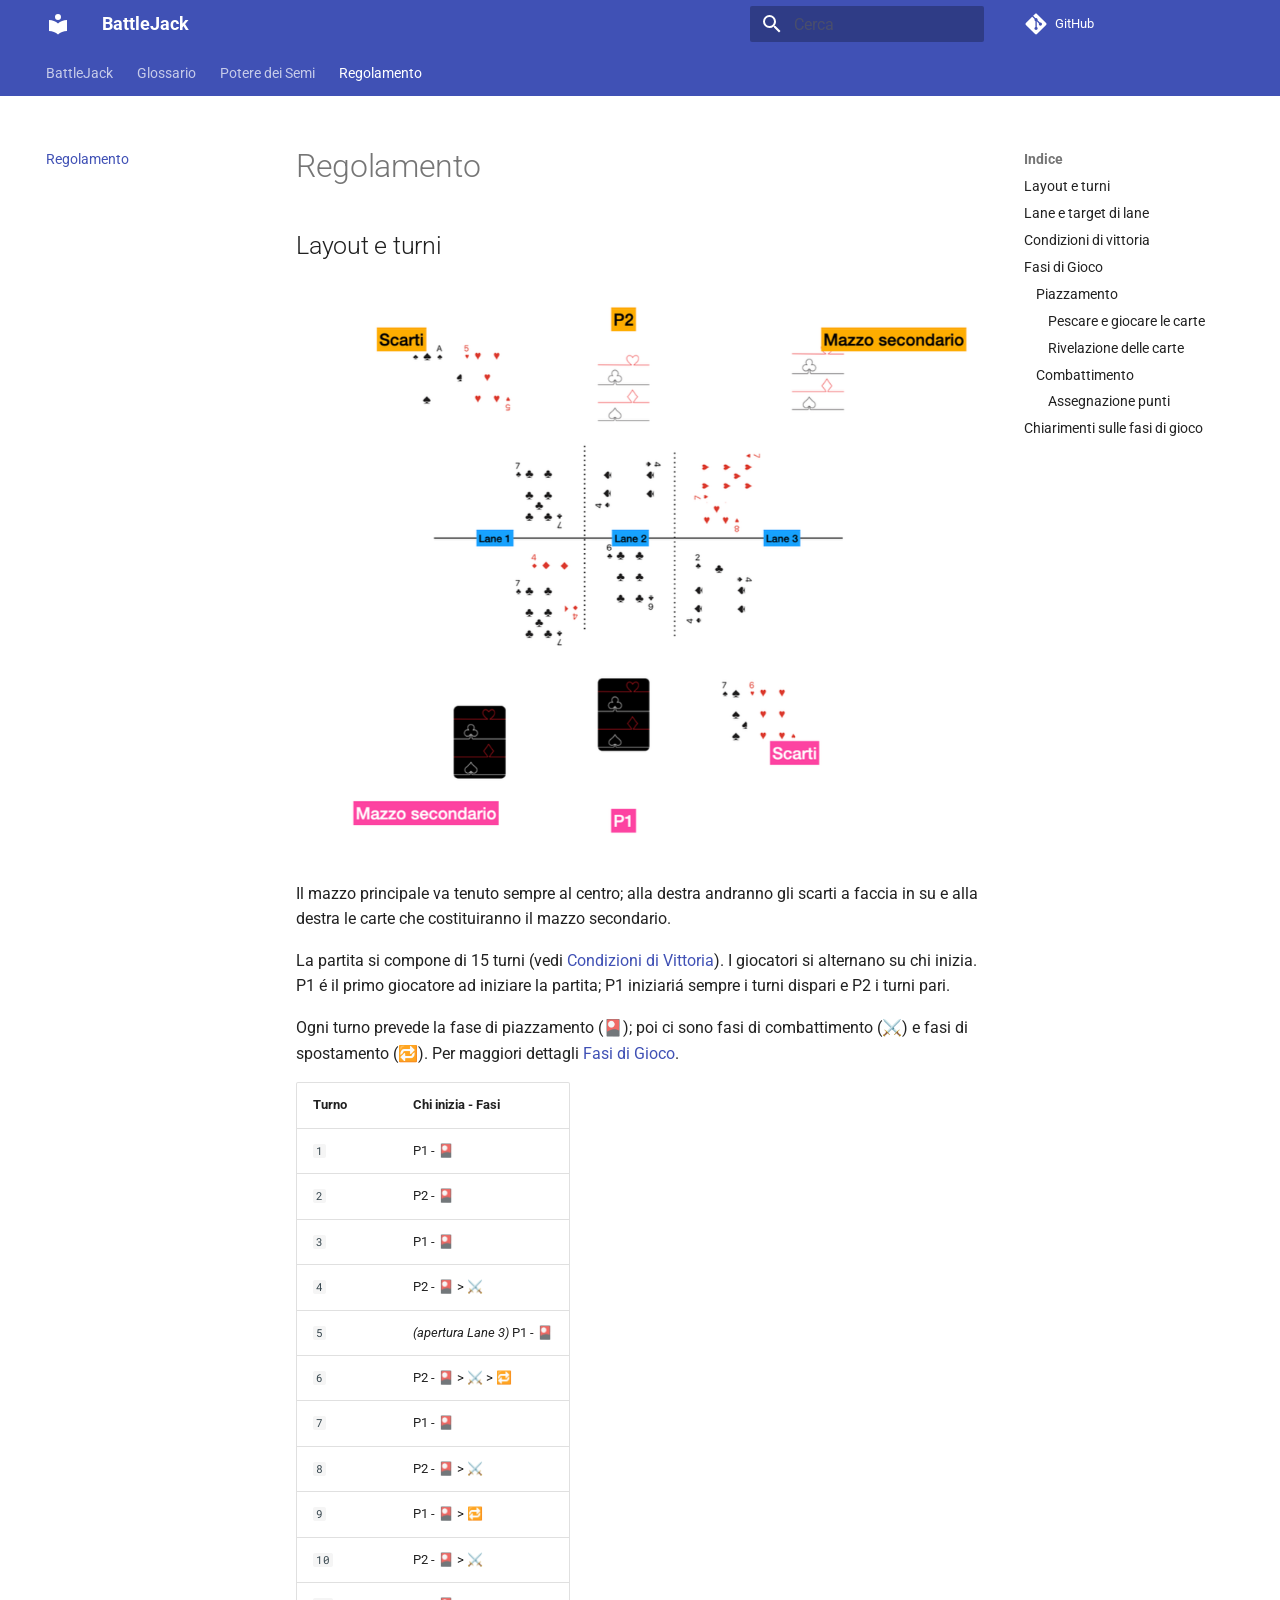
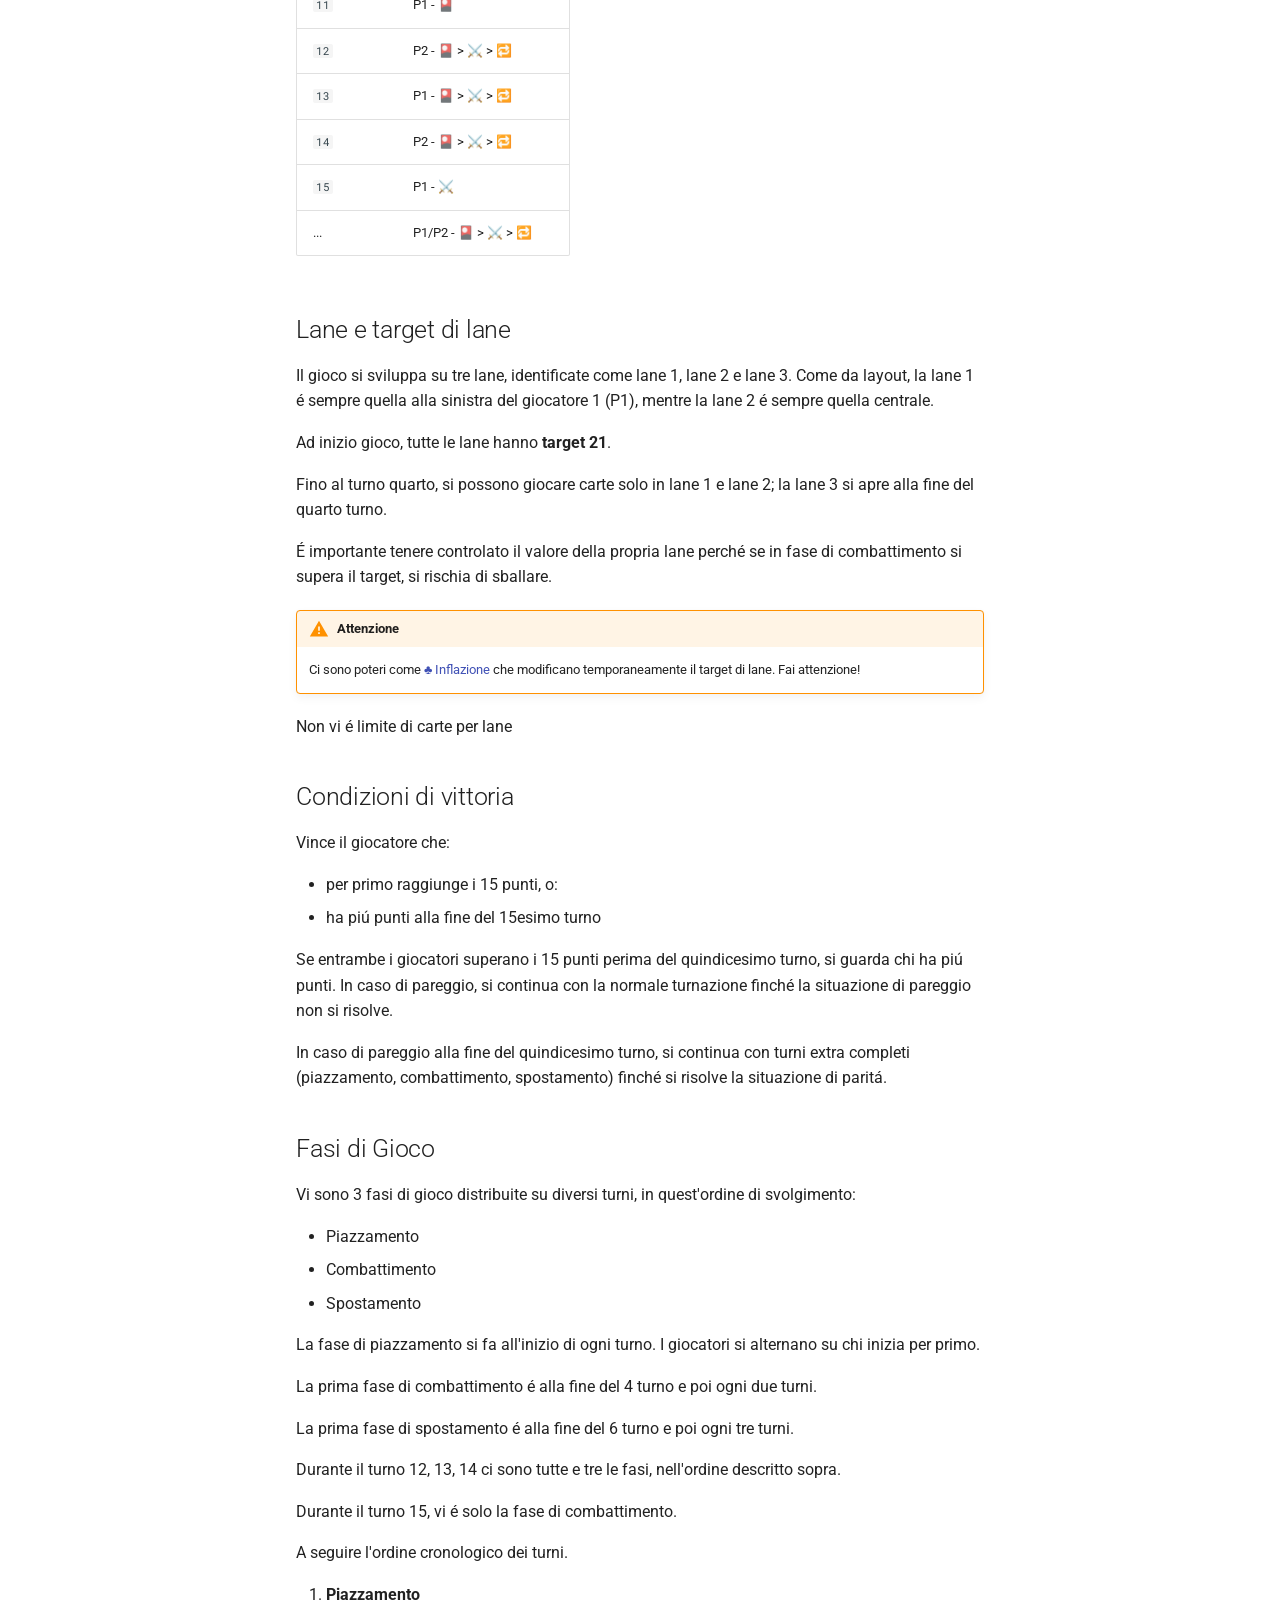
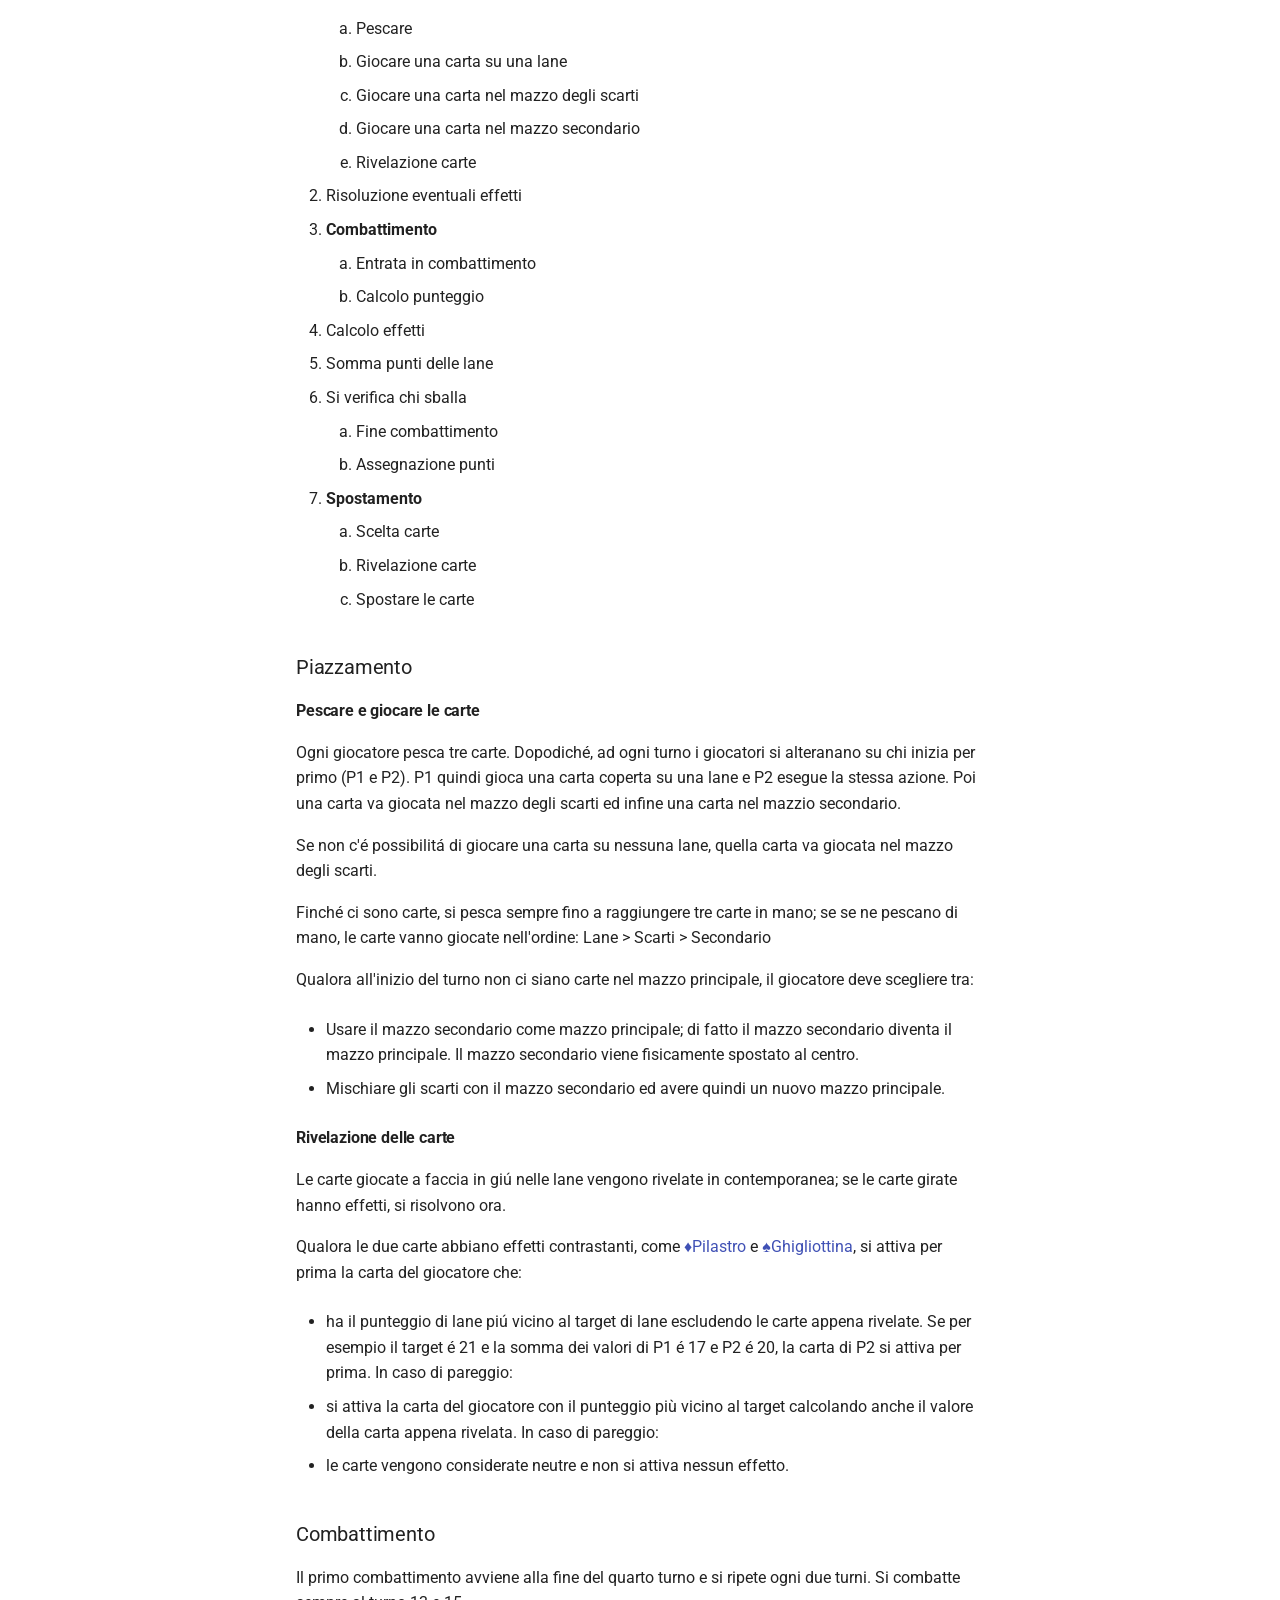
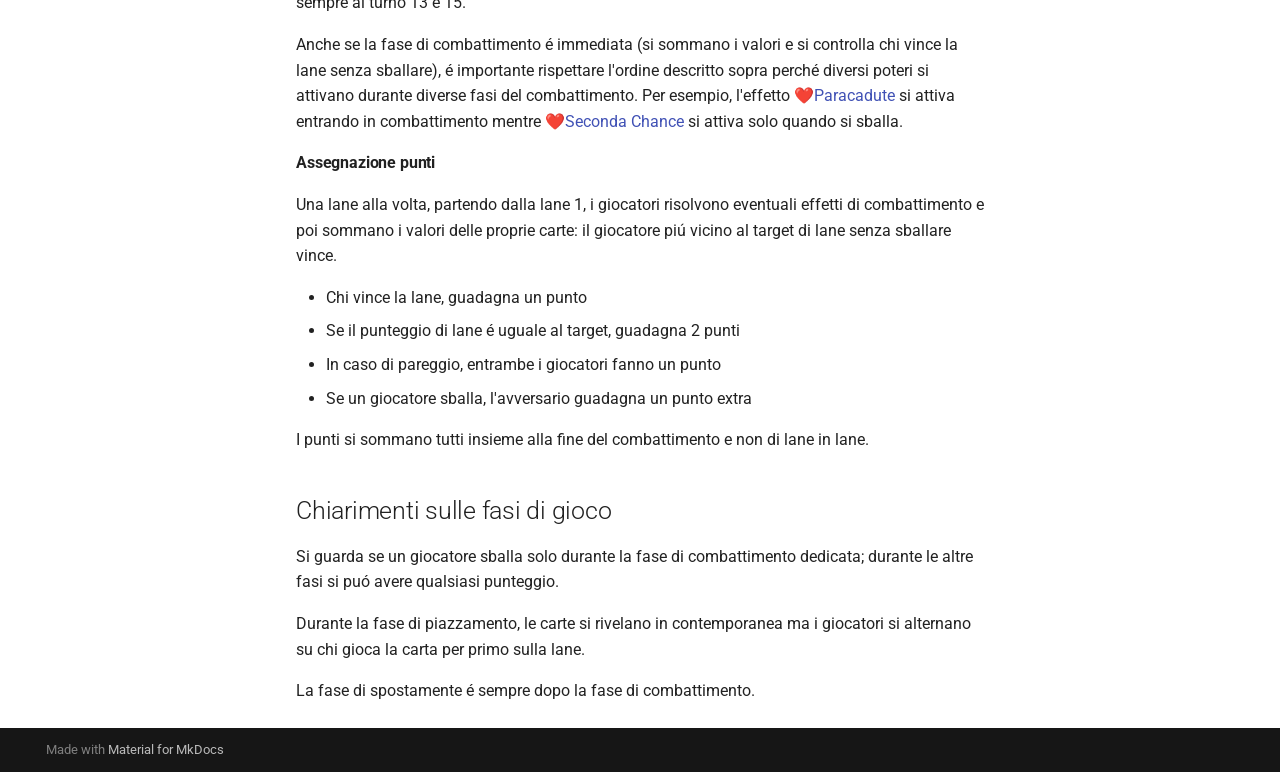
<file: Regolamento/index.html>
<!DOCTYPE html><html lang="it" class="no-js"><head>
    
      <meta charset="utf-8">
      <meta name="viewport" content="width=device-width,initial-scale=1">
      
      
      
        <link rel="canonical" href="https://cronosvirus00.github.io/BattleJack/Regolamento/">
      
      
        <link rel="prev" href="../Potere%20dei%20Semi/">
      
      
      
        
      
      
      <link rel="icon" href="../assets/images/favicon.png">
      <meta name="generator" content="mkdocs-1.6.1, mkdocs-material-9.7.7">
    
    
      
        <title>Regolamento - BattleJack</title>
      
    
    
      <link rel="stylesheet" href="../assets/stylesheets/main.ec1eaa64.min.css">
      
      


    
    
      
    
    
      
        
        
        <link rel="preconnect" href="https://fonts.gstatic.com" crossorigin="">
        <link rel="stylesheet" href="https://fonts.googleapis.com/css?family=Roboto:300,300i,400,400i,700,700i%7CRoboto+Mono:400,400i,700,700i&amp;display=fallback">
        <style>:root{--md-text-font:"Roboto";--md-code-font:"Roboto Mono"}</style>
      
    
    
    <script>__md_scope=new URL("..",location),__md_hash=e=>[...e].reduce(((e,_)=>(e<<5)-e+_.charCodeAt(0)),0),__md_get=(e,_=localStorage,t=__md_scope)=>JSON.parse(_.getItem(t.pathname+"."+e)),__md_set=(e,_,t=localStorage,a=__md_scope)=>{try{t.setItem(a.pathname+"."+e,JSON.stringify(_))}catch(e){}}</script>
    
      

    
    
  <link href="../assets/stylesheets/glightbox.min.css" rel="stylesheet"><script src="../assets/javascripts/glightbox.min.js"></script><style id="glightbox-style">
            html.glightbox-open { overflow: initial; height: 100%; }
            .gslide-title { margin-top: 0px; user-select: text; }
            .gslide-desc { color: #666; user-select: text; }
            .gslide-image img { background: white; }
            .gscrollbar-fixer { padding-right: 15px; }
            .gdesc-inner { font-size: 0.75rem; }
            body[data-md-color-scheme="slate"] .gdesc-inner { background: var(--md-default-bg-color); }
            body[data-md-color-scheme="slate"] .gslide-title { color: var(--md-default-fg-color); }
            body[data-md-color-scheme="slate"] .gslide-desc { color: var(--md-default-fg-color); }
        </style></head>
  
  
    <body dir="ltr">
  
    
    <input class="md-toggle" data-md-toggle="drawer" type="checkbox" id="__drawer" autocomplete="off">
    <input class="md-toggle" data-md-toggle="search" type="checkbox" id="__search" autocomplete="off">
    <label class="md-overlay" for="__drawer"></label>
    <div data-md-component="skip">
      
        
        <a href="#regolamento" class="md-skip">
          Vai al contenuto
        </a>
      
    </div>
    <div data-md-component="announce">
      
    </div>
    
    
      

<header class="md-header" data-md-component="header">
  <nav class="md-header__inner md-grid" aria-label="Intestazione">
    <a href=".." title="BattleJack" class="md-header__button md-logo" aria-label="BattleJack" data-md-component="logo">
      
  
  <svg xmlns="http://www.w3.org/2000/svg" viewBox="0 0 24 24"><path d="M12 8a3 3 0 0 0 3-3 3 3 0 0 0-3-3 3 3 0 0 0-3 3 3 3 0 0 0 3 3m0 3.54C9.64 9.35 6.5 8 3 8v11c3.5 0 6.64 1.35 9 3.54 2.36-2.19 5.5-3.54 9-3.54V8c-3.5 0-6.64 1.35-9 3.54"></path></svg>

    </a>
    <label class="md-header__button md-icon" for="__drawer">
      
      <svg xmlns="http://www.w3.org/2000/svg" viewBox="0 0 24 24"><path d="M3 6h18v2H3zm0 5h18v2H3zm0 5h18v2H3z"></path></svg>
    </label>
    <div class="md-header__title" data-md-component="header-title">
      <div class="md-header__ellipsis">
        <div class="md-header__topic">
          <span class="md-ellipsis">
            BattleJack
          </span>
        </div>
        <div class="md-header__topic" data-md-component="header-topic">
          <span class="md-ellipsis">
            
              Regolamento
            
          </span>
        </div>
      </div>
    </div>
    
    
      <script>var palette=__md_get("__palette");if(palette&&palette.color){if("(prefers-color-scheme)"===palette.color.media){var media=matchMedia("(prefers-color-scheme: light)"),input=document.querySelector(media.matches?"[data-md-color-media='(prefers-color-scheme: light)']":"[data-md-color-media='(prefers-color-scheme: dark)']");palette.color.media=input.getAttribute("data-md-color-media"),palette.color.scheme=input.getAttribute("data-md-color-scheme"),palette.color.primary=input.getAttribute("data-md-color-primary"),palette.color.accent=input.getAttribute("data-md-color-accent")}for(var[key,value]of Object.entries(palette.color))document.body.setAttribute("data-md-color-"+key,value)}</script>
    
    
    
      
      
        <label class="md-header__button md-icon" for="__search">
          
          <svg xmlns="http://www.w3.org/2000/svg" viewBox="0 0 24 24"><path d="M9.5 3A6.5 6.5 0 0 1 16 9.5c0 1.61-.59 3.09-1.56 4.23l.27.27h.79l5 5-1.5 1.5-5-5v-.79l-.27-.27A6.52 6.52 0 0 1 9.5 16 6.5 6.5 0 0 1 3 9.5 6.5 6.5 0 0 1 9.5 3m0 2C7 5 5 7 5 9.5S7 14 9.5 14 14 12 14 9.5 12 5 9.5 5"></path></svg>
        </label>
        <div class="md-search" data-md-component="search" role="dialog">
  <label class="md-search__overlay" for="__search"></label>
  <div class="md-search__inner" role="search">
    <form class="md-search__form" name="search">
      <input type="text" class="md-search__input" name="query" aria-label="Cerca" placeholder="Cerca" autocapitalize="off" autocorrect="off" autocomplete="off" spellcheck="false" data-md-component="search-query" required="">
      <label class="md-search__icon md-icon" for="__search">
        
        <svg xmlns="http://www.w3.org/2000/svg" viewBox="0 0 24 24"><path d="M9.5 3A6.5 6.5 0 0 1 16 9.5c0 1.61-.59 3.09-1.56 4.23l.27.27h.79l5 5-1.5 1.5-5-5v-.79l-.27-.27A6.52 6.52 0 0 1 9.5 16 6.5 6.5 0 0 1 3 9.5 6.5 6.5 0 0 1 9.5 3m0 2C7 5 5 7 5 9.5S7 14 9.5 14 14 12 14 9.5 12 5 9.5 5"></path></svg>
        
        <svg xmlns="http://www.w3.org/2000/svg" viewBox="0 0 24 24"><path d="M20 11v2H8l5.5 5.5-1.42 1.42L4.16 12l7.92-7.92L13.5 5.5 8 11z"></path></svg>
      </label>
      <nav class="md-search__options" aria-label="Cerca">
        
        <button type="reset" class="md-search__icon md-icon" title="Cancella" aria-label="Cancella" tabindex="-1">
          
          <svg xmlns="http://www.w3.org/2000/svg" viewBox="0 0 24 24"><path d="M19 6.41 17.59 5 12 10.59 6.41 5 5 6.41 10.59 12 5 17.59 6.41 19 12 13.41 17.59 19 19 17.59 13.41 12z"></path></svg>
        </button>
      </nav>
      
        <div class="md-search__suggest" data-md-component="search-suggest"></div>
      
    </form>
    <div class="md-search__output">
      <div class="md-search__scrollwrap" tabindex="0" data-md-scrollfix="">
        <div class="md-search-result" data-md-component="search-result">
          <div class="md-search-result__meta">
            Inizializza la ricerca
          </div>
          <ol class="md-search-result__list" role="presentation"></ol>
        </div>
      </div>
    </div>
  </div>
</div>
      
    
    
      <div class="md-header__source">
        <a href="https://github.com/CronosVirus00/BattleJack" title="Apri repository" class="md-source" data-md-component="source">
  <div class="md-source__icon md-icon">
    
    <svg xmlns="http://www.w3.org/2000/svg" viewBox="0 0 448 512"><!--! Font Awesome Free 7.1.0 by @fontawesome - https://fontawesome.com License - https://fontawesome.com/license/free (Icons: CC BY 4.0, Fonts: SIL OFL 1.1, Code: MIT License) Copyright 2025 Fonticons, Inc.--><path d="M439.6 236.1 244 40.5c-5.4-5.5-12.8-8.5-20.4-8.5s-15 3-20.4 8.4L162.5 81l51.5 51.5c27.1-9.1 52.7 16.8 43.4 43.7l49.7 49.7c34.2-11.8 61.2 31 35.5 56.7-26.5 26.5-70.2-2.9-56-37.3L240.3 199v121.9c25.3 12.5 22.3 41.8 9.1 55-6.4 6.4-15.2 10.1-24.3 10.1s-17.8-3.6-24.3-10.1c-17.6-17.6-11.1-46.9 11.2-56v-123c-20.8-8.5-24.6-30.7-18.6-45L142.6 101 8.5 235.1C3 240.6 0 247.9 0 255.5s3 15 8.5 20.4l195.6 195.7c5.4 5.4 12.7 8.4 20.4 8.4s15-3 20.4-8.4l194.7-194.7c5.4-5.4 8.4-12.8 8.4-20.4s-3-15-8.4-20.4"></path></svg>
  </div>
  <div class="md-source__repository">
    GitHub
  </div>
</a>
      </div>
    
  </nav>
  
</header>
    
    <div class="md-container" data-md-component="container">
      
      
        
          
            
<nav class="md-tabs" aria-label="Tabs" data-md-component="tabs">
  <div class="md-grid">
    <ul class="md-tabs__list">
      
        
  
  
  
  
    <li class="md-tabs__item">
      <a href=".." class="md-tabs__link">
        
  
  
    
  
  BattleJack

      </a>
    </li>
  

      
        
  
  
  
  
    <li class="md-tabs__item">
      <a href="../Glossario/" class="md-tabs__link">
        
  
  
    
  
  Glossario

      </a>
    </li>
  

      
        
  
  
  
  
    <li class="md-tabs__item">
      <a href="../Potere%20dei%20Semi/" class="md-tabs__link">
        
  
  
    
  
  Potere dei Semi

      </a>
    </li>
  

      
        
  
  
  
    
  
  
    <li class="md-tabs__item md-tabs__item--active">
      <a href="./" class="md-tabs__link">
        
  
  
    
  
  Regolamento

      </a>
    </li>
  

      
    </ul>
  </div>
</nav>
          
        
      
      <main class="md-main" data-md-component="main">
        <div class="md-main__inner md-grid">
          
            
              
              <div class="md-sidebar md-sidebar--primary" data-md-component="sidebar" data-md-type="navigation">
                <div class="md-sidebar__scrollwrap">
                  <div class="md-sidebar__inner">
                    


  


<nav class="md-nav md-nav--primary md-nav--lifted" aria-label="Navigazione" data-md-level="0">
  <label class="md-nav__title" for="__drawer">
    <a href=".." title="BattleJack" class="md-nav__button md-logo" aria-label="BattleJack" data-md-component="logo">
      
  
  <svg xmlns="http://www.w3.org/2000/svg" viewBox="0 0 24 24"><path d="M12 8a3 3 0 0 0 3-3 3 3 0 0 0-3-3 3 3 0 0 0-3 3 3 3 0 0 0 3 3m0 3.54C9.64 9.35 6.5 8 3 8v11c3.5 0 6.64 1.35 9 3.54 2.36-2.19 5.5-3.54 9-3.54V8c-3.5 0-6.64 1.35-9 3.54"></path></svg>

    </a>
    BattleJack
  </label>
  
    <div class="md-nav__source">
      <a href="https://github.com/CronosVirus00/BattleJack" title="Apri repository" class="md-source" data-md-component="source">
  <div class="md-source__icon md-icon">
    
    <svg xmlns="http://www.w3.org/2000/svg" viewBox="0 0 448 512"><!--! Font Awesome Free 7.1.0 by @fontawesome - https://fontawesome.com License - https://fontawesome.com/license/free (Icons: CC BY 4.0, Fonts: SIL OFL 1.1, Code: MIT License) Copyright 2025 Fonticons, Inc.--><path d="M439.6 236.1 244 40.5c-5.4-5.5-12.8-8.5-20.4-8.5s-15 3-20.4 8.4L162.5 81l51.5 51.5c27.1-9.1 52.7 16.8 43.4 43.7l49.7 49.7c34.2-11.8 61.2 31 35.5 56.7-26.5 26.5-70.2-2.9-56-37.3L240.3 199v121.9c25.3 12.5 22.3 41.8 9.1 55-6.4 6.4-15.2 10.1-24.3 10.1s-17.8-3.6-24.3-10.1c-17.6-17.6-11.1-46.9 11.2-56v-123c-20.8-8.5-24.6-30.7-18.6-45L142.6 101 8.5 235.1C3 240.6 0 247.9 0 255.5s3 15 8.5 20.4l195.6 195.7c5.4 5.4 12.7 8.4 20.4 8.4s15-3 20.4-8.4l194.7-194.7c5.4-5.4 8.4-12.8 8.4-20.4s-3-15-8.4-20.4"></path></svg>
  </div>
  <div class="md-source__repository">
    GitHub
  </div>
</a>
    </div>
  
  <ul class="md-nav__list" data-md-scrollfix="">
    
      
      
  
  
  
  
    <li class="md-nav__item">
      <a href=".." class="md-nav__link">
        
  
  
  <span class="md-ellipsis">
    
  
    BattleJack
  

    
  </span>
  
  

      </a>
    </li>
  

    
      
      
  
  
  
  
    <li class="md-nav__item">
      <a href="../Glossario/" class="md-nav__link">
        
  
  
  <span class="md-ellipsis">
    
  
    Glossario
  

    
  </span>
  
  

      </a>
    </li>
  

    
      
      
  
  
  
  
    <li class="md-nav__item">
      <a href="../Potere%20dei%20Semi/" class="md-nav__link">
        
  
  
  <span class="md-ellipsis">
    
  
    Potere dei Semi
  

    
  </span>
  
  

      </a>
    </li>
  

    
      
      
  
  
    
  
  
  
    <li class="md-nav__item md-nav__item--active">
      
      <input class="md-nav__toggle md-toggle" type="checkbox" id="__toc">
      
      
        
      
      
        <label class="md-nav__link md-nav__link--active" for="__toc">
          
  
  
  <span class="md-ellipsis">
    
  
    Regolamento
  

    
  </span>
  
  

          <span class="md-nav__icon md-icon"></span>
        </label>
      
      <a href="./" class="md-nav__link md-nav__link--active">
        
  
  
  <span class="md-ellipsis">
    
  
    Regolamento
  

    
  </span>
  
  

      </a>
      
        

<nav class="md-nav md-nav--secondary" aria-label="Indice">
  
  
  
    
  
  
    <label class="md-nav__title" for="__toc">
      <span class="md-nav__icon md-icon"></span>
      Indice
    </label>
    <ul class="md-nav__list" data-md-component="toc" data-md-scrollfix="">
      
        <li class="md-nav__item">
  <a href="#layout-e-turni" class="md-nav__link">
    <span class="md-ellipsis">
      
        Layout e turni
      
    </span>
  </a>
  
</li>
      
        <li class="md-nav__item">
  <a href="#lane-e-target-di-lane" class="md-nav__link">
    <span class="md-ellipsis">
      
        Lane e target di lane
      
    </span>
  </a>
  
</li>
      
        <li class="md-nav__item">
  <a href="#condizioni-di-vittoria" class="md-nav__link">
    <span class="md-ellipsis">
      
        Condizioni di vittoria
      
    </span>
  </a>
  
</li>
      
        <li class="md-nav__item">
  <a href="#fasi-di-gioco" class="md-nav__link">
    <span class="md-ellipsis">
      
        Fasi di Gioco
      
    </span>
  </a>
  
    <nav class="md-nav" aria-label="Fasi di Gioco">
      <ul class="md-nav__list">
        
          <li class="md-nav__item">
  <a href="#piazzamento" class="md-nav__link">
    <span class="md-ellipsis">
      
        Piazzamento
      
    </span>
  </a>
  
    <nav class="md-nav" aria-label="Piazzamento">
      <ul class="md-nav__list">
        
          <li class="md-nav__item">
  <a href="#pescare-e-giocare-le-carte" class="md-nav__link">
    <span class="md-ellipsis">
      
        Pescare e giocare le carte
      
    </span>
  </a>
  
</li>
        
          <li class="md-nav__item">
  <a href="#rivelazione-delle-carte" class="md-nav__link">
    <span class="md-ellipsis">
      
        Rivelazione delle carte
      
    </span>
  </a>
  
</li>
        
      </ul>
    </nav>
  
</li>
        
          <li class="md-nav__item">
  <a href="#combattimento" class="md-nav__link">
    <span class="md-ellipsis">
      
        Combattimento
      
    </span>
  </a>
  
    <nav class="md-nav" aria-label="Combattimento">
      <ul class="md-nav__list">
        
          <li class="md-nav__item">
  <a href="#assegnazione-punti" class="md-nav__link">
    <span class="md-ellipsis">
      
        Assegnazione punti
      
    </span>
  </a>
  
</li>
        
      </ul>
    </nav>
  
</li>
        
      </ul>
    </nav>
  
</li>
      
        <li class="md-nav__item">
  <a href="#chiarimenti-sulle-fasi-di-gioco" class="md-nav__link">
    <span class="md-ellipsis">
      
        Chiarimenti sulle fasi di gioco
      
    </span>
  </a>
  
</li>
      
    </ul>
  
</nav>
      
    </li>
  

    
  </ul>
</nav>
                  </div>
                </div>
              </div>
            
            
              
              <div class="md-sidebar md-sidebar--secondary" data-md-component="sidebar" data-md-type="toc">
                <div class="md-sidebar__scrollwrap">
                  <div class="md-sidebar__inner">
                    

<nav class="md-nav md-nav--secondary" aria-label="Indice">
  
  
  
    
  
  
    <label class="md-nav__title" for="__toc">
      <span class="md-nav__icon md-icon"></span>
      Indice
    </label>
    <ul class="md-nav__list" data-md-component="toc" data-md-scrollfix="">
      
        <li class="md-nav__item">
  <a href="#layout-e-turni" class="md-nav__link">
    <span class="md-ellipsis">
      
        Layout e turni
      
    </span>
  </a>
  
</li>
      
        <li class="md-nav__item">
  <a href="#lane-e-target-di-lane" class="md-nav__link">
    <span class="md-ellipsis">
      
        Lane e target di lane
      
    </span>
  </a>
  
</li>
      
        <li class="md-nav__item">
  <a href="#condizioni-di-vittoria" class="md-nav__link">
    <span class="md-ellipsis">
      
        Condizioni di vittoria
      
    </span>
  </a>
  
</li>
      
        <li class="md-nav__item">
  <a href="#fasi-di-gioco" class="md-nav__link">
    <span class="md-ellipsis">
      
        Fasi di Gioco
      
    </span>
  </a>
  
    <nav class="md-nav" aria-label="Fasi di Gioco">
      <ul class="md-nav__list">
        
          <li class="md-nav__item">
  <a href="#piazzamento" class="md-nav__link">
    <span class="md-ellipsis">
      
        Piazzamento
      
    </span>
  </a>
  
    <nav class="md-nav" aria-label="Piazzamento">
      <ul class="md-nav__list">
        
          <li class="md-nav__item">
  <a href="#pescare-e-giocare-le-carte" class="md-nav__link">
    <span class="md-ellipsis">
      
        Pescare e giocare le carte
      
    </span>
  </a>
  
</li>
        
          <li class="md-nav__item">
  <a href="#rivelazione-delle-carte" class="md-nav__link">
    <span class="md-ellipsis">
      
        Rivelazione delle carte
      
    </span>
  </a>
  
</li>
        
      </ul>
    </nav>
  
</li>
        
          <li class="md-nav__item">
  <a href="#combattimento" class="md-nav__link">
    <span class="md-ellipsis">
      
        Combattimento
      
    </span>
  </a>
  
    <nav class="md-nav" aria-label="Combattimento">
      <ul class="md-nav__list">
        
          <li class="md-nav__item">
  <a href="#assegnazione-punti" class="md-nav__link">
    <span class="md-ellipsis">
      
        Assegnazione punti
      
    </span>
  </a>
  
</li>
        
      </ul>
    </nav>
  
</li>
        
      </ul>
    </nav>
  
</li>
      
        <li class="md-nav__item">
  <a href="#chiarimenti-sulle-fasi-di-gioco" class="md-nav__link">
    <span class="md-ellipsis">
      
        Chiarimenti sulle fasi di gioco
      
    </span>
  </a>
  
</li>
      
    </ul>
  
</nav>
                  </div>
                </div>
              </div>
            
          
          
            <div class="md-content" data-md-component="content">
              
              <article class="md-content__inner md-typeset">
                
                  


  
  


<h1 id="regolamento">Regolamento</h1>
<h2 id="layout-e-turni">Layout e turni</h2>
<p><a class="glightbox" data-type="image" data-width="auto" data-height="auto" href="../assets/layout.png" data-desc-position="bottom"><img alt="Layout di gioco" src="../assets/layout.png"></a></p>
<p>Il mazzo principale va tenuto sempre al centro; alla destra andranno gli scarti a faccia in su e alla destra le carte che costituiranno il mazzo secondario.</p>
<p>La partita si compone di 15 turni (vedi <a href="#condizioni-di-vittoria">Condizioni di Vittoria</a>). I giocatori si alternano su chi inizia. P1 é il primo giocatore ad iniziare la partita; P1 iniziariá sempre i turni dispari e P2 i turni pari.</p>
<p>Ogni turno prevede la fase di piazzamento (🎴); poi ci sono fasi di combattimento (⚔️) e fasi di spostamento (🔁). Per maggiori dettagli <a href="#fasi-di-gioco">Fasi di Gioco</a>.</p>
<table>
<thead>
<tr>
<th>Turno</th>
<th>Chi inizia - Fasi</th>
</tr>
</thead>
<tbody>
<tr>
<td><code>1</code></td>
<td>P1  -  🎴</td>
</tr>
<tr>
<td><code>2</code></td>
<td>P2  -  🎴</td>
</tr>
<tr>
<td><code>3</code></td>
<td>P1  -  🎴</td>
</tr>
<tr>
<td><code>4</code></td>
<td>P2  -  🎴 &gt; ⚔️</td>
</tr>
<tr>
<td><code>5</code></td>
<td><em>(apertura Lane 3)</em> P1  -  🎴</td>
</tr>
<tr>
<td><code>6</code></td>
<td>P2   -  🎴 &gt; ⚔️ &gt; 🔁</td>
</tr>
<tr>
<td><code>7</code></td>
<td>P1  -  🎴</td>
</tr>
<tr>
<td><code>8</code></td>
<td>P2  -  🎴 &gt; ⚔️</td>
</tr>
<tr>
<td><code>9</code></td>
<td>P1  -  🎴 &gt; 🔁</td>
</tr>
<tr>
<td><code>10</code></td>
<td>P2  -  🎴 &gt; ⚔️</td>
</tr>
<tr>
<td><code>11</code></td>
<td>P1  -  🎴</td>
</tr>
<tr>
<td><code>12</code></td>
<td>P2  -  🎴 &gt; ⚔️ &gt; 🔁</td>
</tr>
<tr>
<td><code>13</code></td>
<td>P1  -  🎴 &gt; ⚔️ &gt; 🔁</td>
</tr>
<tr>
<td><code>14</code></td>
<td>P2  -  🎴 &gt; ⚔️ &gt; 🔁</td>
</tr>
<tr>
<td><code>15</code></td>
<td>P1  -  ⚔️</td>
</tr>
<tr>
<td>...</td>
<td>P1/P2  -  🎴 &gt; ⚔️ &gt; 🔁</td>
</tr>
</tbody>
</table>
<h2 id="lane-e-target-di-lane">Lane e target di lane</h2>
<p>Il gioco si sviluppa su tre lane, identificate come lane 1, lane 2 e lane 3. Come da layout, la lane 1 é sempre quella alla sinistra del giocatore 1 (P1), mentre la lane 2 é sempre quella centrale.</p>
<p>Ad inizio gioco, tutte le lane hanno <strong>target 21</strong>. </p>
<p>Fino al turno quarto, si possono giocare carte solo in lane 1 e lane 2; la lane 3 si apre alla fine del quarto turno.</p>
<p>É importante tenere controlato il valore della propria lane perché se in fase di combattimento si supera il target, si rischia di sballare.</p>
<div class="admonition warning">
<p class="admonition-title">Attenzione</p>
<p>Ci sono poteri come <a href="../Potere%20dei%20Semi/#c4-inflazione">♣️ Inflazione</a> che modificano temporaneamente il target di lane. Fai attenzione!</p>
</div>
<p>Non vi é limite di carte per lane</p>
<h2 id="condizioni-di-vittoria">Condizioni di vittoria</h2>
<p>Vince il giocatore che:</p>
<ul>
<li>per primo raggiunge i 15 punti, o:</li>
<li>ha piú punti alla fine del 15esimo turno</li>
</ul>
<p>Se entrambe i giocatori superano i 15 punti perima del quindicesimo turno, si guarda chi ha piú punti. In caso di pareggio, si continua con la normale turnazione finché la situazione di pareggio non si risolve.</p>
<p>In caso di pareggio alla fine del quindicesimo turno, si continua con turni extra completi (piazzamento, combattimento, spostamento) finché si risolve la situazione di paritá.</p>
<h2 id="fasi-di-gioco">Fasi di Gioco</h2>
<p>Vi sono 3 fasi di gioco distribuite su diversi turni, in quest'ordine di svolgimento:</p>
<ul>
<li>Piazzamento</li>
<li>Combattimento</li>
<li>Spostamento</li>
</ul>
<p>La fase di piazzamento si fa all'inizio di ogni turno. I giocatori si alternano su chi inizia per primo.</p>
<p>La prima fase di combattimento é alla fine del 4 turno e poi ogni due turni.</p>
<p>La prima fase di spostamento é alla fine del 6 turno e poi ogni tre turni.</p>
<p>Durante il turno 12, 13, 14 ci sono tutte e tre le fasi, nell'ordine descritto sopra.</p>
<p>Durante il turno 15, vi é solo la fase di combattimento.</p>
<p>A seguire l'ordine cronologico dei turni.</p>
<ol>
<li><strong>Piazzamento</strong><ol>
<li>Pescare</li>
<li>Giocare una carta su una lane</li>
<li>Giocare una carta nel mazzo degli scarti</li>
<li>Giocare una carta nel mazzo secondario</li>
<li>Rivelazione carte</li>
</ol>
</li>
<li>Risoluzione eventuali effetti</li>
<li><strong>Combattimento</strong><ol>
<li>Entrata in combattimento</li>
<li>Calcolo punteggio</li>
</ol>
</li>
<li>Calcolo effetti</li>
<li>Somma punti delle lane </li>
<li>Si verifica chi sballa<ol>
<li>Fine combattimento</li>
<li>Assegnazione punti</li>
</ol>
</li>
<li><strong>Spostamento</strong><ol>
<li>Scelta carte</li>
<li>Rivelazione carte</li>
<li>Spostare le carte</li>
</ol>
</li>
</ol>
<h3 id="piazzamento">Piazzamento</h3>
<h4 id="pescare-e-giocare-le-carte">Pescare e giocare le carte</h4>
<p>Ogni giocatore pesca tre carte. Dopodiché, ad ogni turno i giocatori si alteranano su chi inizia per primo (P1 e P2). P1 quindi gioca una carta coperta su una lane e P2 esegue la stessa azione. Poi una carta va giocata nel mazzo degli scarti ed infine una carta nel mazzio secondario.</p>
<p>Se non c'é possibilitá di giocare una carta su nessuna lane, quella carta va giocata nel mazzo degli scarti.</p>
<p>Finché ci sono carte, si pesca sempre fino a raggiungere tre carte in mano; se se ne pescano di mano, le carte vanno giocate nell'ordine: Lane &gt; Scarti &gt; Secondario</p>
<p>Qualora all'inizio del turno non ci siano carte nel mazzo principale, il giocatore deve scegliere tra:</p>
<ul>
<li>
<p>Usare il mazzo secondario come mazzo principale; di fatto il mazzo secondario diventa il mazzo principale. Il mazzo secondario viene fisicamente spostato al centro.</p>
</li>
<li>
<p>Mischiare gli scarti con il mazzo secondario ed avere quindi un nuovo mazzo principale.</p>
</li>
</ul>
<h4 id="rivelazione-delle-carte">Rivelazione delle carte</h4>
<p>Le carte giocate a faccia in giú nelle lane vengono rivelate in contemporanea; se le carte girate hanno effetti, si risolvono ora.</p>
<p>Qualora le due carte abbiano effetti contrastanti, come <a href="../Potere%20dei%20Semi/#d3-pilastro">♦️Pilastro</a> e <a href="../Potere%20dei%20Semi/#s3-ghigliottina">♠️Ghigliottina</a>, si attiva per prima la carta del giocatore che:</p>
<ul>
<li>
<p>ha il punteggio di lane piú vicino al target di lane escludendo le carte appena rivelate. Se per esempio il target é 21 e la somma dei valori di P1 é 17 e P2 é 20, la carta di P2 si attiva per prima. In caso di pareggio:</p>
</li>
<li>
<p>si attiva la carta del giocatore con il punteggio più vicino al target calcolando anche il valore della carta appena rivelata. In caso di pareggio:</p>
</li>
<li>
<p>le carte vengono considerate neutre e non si attiva nessun effetto.</p>
</li>
</ul>
<h3 id="combattimento">Combattimento</h3>
<p>Il primo  combattimento avviene alla fine del quarto turno e si ripete ogni due turni. Si combatte sempre al turno 13 e 15.</p>
<p>Anche se la fase di combattimento é immediata (si sommano i valori e si controlla chi vince la lane senza sballare), é importante rispettare l'ordine descritto sopra perché diversi poteri si attivano durante diverse fasi del combattimento. Per esempio, l'effetto <a href="../Potere%20dei%20Semi/#h2-paracadute">❤️Paracadute</a> si attiva entrando in combattimento mentre <a href="../Potere%20dei%20Semi/#h4-seconda-chance">❤️Seconda Chance</a> si attiva solo quando si sballa.</p>
<h4 id="assegnazione-punti">Assegnazione punti</h4>
<p>Una lane alla volta, partendo dalla lane 1, i giocatori risolvono eventuali effetti di combattimento e poi sommano i valori delle proprie carte: il giocatore piú vicino al target di lane senza sballare vince.</p>
<ul>
<li>Chi vince la lane, guadagna un punto</li>
<li>Se il punteggio di lane é uguale al target, guadagna 2 punti</li>
<li>In caso di pareggio, entrambe i giocatori fanno un punto</li>
<li>Se un giocatore sballa, l'avversario guadagna un punto extra</li>
</ul>
<p>I punti si sommano tutti insieme alla fine del combattimento e non di lane in lane.</p>
<h2 id="chiarimenti-sulle-fasi-di-gioco">Chiarimenti sulle fasi di gioco</h2>
<p>Si guarda se un giocatore sballa solo durante la fase di combattimento dedicata; durante le altre fasi si puó avere qualsiasi punteggio.</p>
<p>Durante la fase di piazzamento, le carte si rivelano in contemporanea ma i giocatori si alternano su chi gioca la carta per primo sulla lane.</p>
<p>La fase di spostamente é sempre dopo la fase di combattimento.</p>












                
              </article>
            </div>
          
          
<script>var target=document.getElementById(location.hash.slice(1));target&&target.name&&(target.checked=target.name.startsWith("__tabbed_"))</script>
        </div>
        
          <button type="button" class="md-top md-icon" data-md-component="top" hidden="">
  
  <svg xmlns="http://www.w3.org/2000/svg" viewBox="0 0 24 24"><path d="M13 20h-2V8l-5.5 5.5-1.42-1.42L12 4.16l7.92 7.92-1.42 1.42L13 8z"></path></svg>
  Torna su
</button>
        
      </main>
      
        <footer class="md-footer">
  
  <div class="md-footer-meta md-typeset">
    <div class="md-footer-meta__inner md-grid">
      <div class="md-copyright">
  
  
    Made with
    <a href="https://squidfunk.github.io/mkdocs-material/" target="_blank" rel="noopener">
      Material for MkDocs
    </a>
  
</div>
      
    </div>
  </div>
</footer>
      
    </div>
    <div class="md-dialog" data-md-component="dialog">
      <div class="md-dialog__inner md-typeset"></div>
    </div>
    
    
    
      
      
      <script id="__config" type="application/json">{"annotate": null, "base": "..", "features": ["navigation.tabs", "navigation.sections", "navigation.expand", "navigation.top", "search.suggest", "search.highlight"], "search": "../assets/javascripts/workers/search.2c215733.min.js", "tags": null, "translations": {"clipboard.copied": "Copiato", "clipboard.copy": "Copia", "search.result.more.one": "1 altro in questa pagina", "search.result.more.other": "# altri in questa pagina", "search.result.none": "Nessun documento trovato", "search.result.one": "1 documento trovato", "search.result.other": "# documenti trovati", "search.result.placeholder": "Scrivi per iniziare a cercare", "search.result.term.missing": "Non presente", "select.version": "Seleziona la versione"}, "version": null}</script>
    
    
      <script src="../assets/javascripts/bundle.d7400e89.min.js"></script>
      
    
  
<script id="init-glightbox">const lightbox = GLightbox({"touchNavigation": true, "loop": false, "zoomable": true, "draggable": true, "openEffect": "zoom", "closeEffect": "zoom", "slideEffect": "slide"});
document$.subscribe(()=>{ lightbox.reload(); });
</script></body></html>
</file>
<file: assets/stylesheets/main.ec1eaa64.min.css>
@charset "UTF-8";html{-webkit-text-size-adjust:none;-moz-text-size-adjust:none;text-size-adjust:none;box-sizing:border-box}*,:after,:before{box-sizing:inherit}@media (prefers-reduced-motion){*,:after,:before{transition:none!important}}body{margin:0}a,button,input,label{-webkit-tap-highlight-color:transparent}a{color:inherit;text-decoration:none}hr{border:0;box-sizing:initial;display:block;height:.05rem;overflow:visible;padding:0}small{font-size:80%}sub,sup{line-height:1em}img{border-style:none}table{border-collapse:initial;border-spacing:0}td,th{font-weight:400;vertical-align:top}button{background:#0000;border:0;font-family:inherit;font-size:inherit;margin:0;padding:0}input{border:0;outline:none}:root{--md-primary-fg-color:#4051b5;--md-primary-fg-color--light:#5d6cc0;--md-primary-fg-color--dark:#303fa1;--md-primary-bg-color:#fff;--md-primary-bg-color--light:#ffffffb3;--md-accent-fg-color:#526cfe;--md-accent-fg-color--transparent:#526cfe1a;--md-accent-bg-color:#fff;--md-accent-bg-color--light:#ffffffb3}[data-md-color-scheme=default]{color-scheme:light}[data-md-color-scheme=default] img[src$="#gh-dark-mode-only"],[data-md-color-scheme=default] img[src$="#only-dark"]{display:none}:root,[data-md-color-scheme=default]{--md-hue:225deg;--md-default-fg-color:#000000de;--md-default-fg-color--light:#0000008a;--md-default-fg-color--lighter:#00000052;--md-default-fg-color--lightest:#00000012;--md-default-bg-color:#fff;--md-default-bg-color--light:#ffffffb3;--md-default-bg-color--lighter:#ffffff4d;--md-default-bg-color--lightest:#ffffff1f;--md-code-fg-color:#36464e;--md-code-bg-color:#f5f5f5;--md-code-bg-color--light:#f5f5f5b3;--md-code-bg-color--lighter:#f5f5f54d;--md-code-hl-color:#4287ff;--md-code-hl-color--light:#4287ff1a;--md-code-hl-number-color:#d52a2a;--md-code-hl-special-color:#db1457;--md-code-hl-function-color:#a846b9;--md-code-hl-constant-color:#6e59d9;--md-code-hl-keyword-color:#3f6ec6;--md-code-hl-string-color:#1c7d4d;--md-code-hl-name-color:var(--md-code-fg-color);--md-code-hl-operator-color:var(--md-default-fg-color--light);--md-code-hl-punctuation-color:var(--md-default-fg-color--light);--md-code-hl-comment-color:var(--md-default-fg-color--light);--md-code-hl-generic-color:var(--md-default-fg-color--light);--md-code-hl-variable-color:var(--md-default-fg-color--light);--md-typeset-color:var(--md-default-fg-color);--md-typeset-a-color:var(--md-primary-fg-color);--md-typeset-del-color:#f5503d26;--md-typeset-ins-color:#0bd57026;--md-typeset-kbd-color:#fafafa;--md-typeset-kbd-accent-color:#fff;--md-typeset-kbd-border-color:#b8b8b8;--md-typeset-mark-color:#ffff0080;--md-typeset-table-color:#0000001f;--md-typeset-table-color--light:rgba(0,0,0,.035);--md-admonition-fg-color:var(--md-default-fg-color);--md-admonition-bg-color:var(--md-default-bg-color);--md-warning-fg-color:#000000de;--md-warning-bg-color:#ff9;--md-footer-fg-color:#fff;--md-footer-fg-color--light:#ffffffb3;--md-footer-fg-color--lighter:#ffffff73;--md-footer-bg-color:#000000de;--md-footer-bg-color--dark:#00000052;--md-shadow-z1:0 0.2rem 0.5rem #0000000d,0 0 0.05rem #0000001a;--md-shadow-z2:0 0.2rem 0.5rem #0000001a,0 0 0.05rem #00000040;--md-shadow-z3:0 0.2rem 0.5rem #0003,0 0 0.05rem #00000059}.md-icon svg{fill:currentcolor;display:block;height:1.2rem;width:1.2rem}body{-webkit-font-smoothing:antialiased;-moz-osx-font-smoothing:grayscale;--md-text-font-family:var(--md-text-font,_),-apple-system,BlinkMacSystemFont,Helvetica,Arial,sans-serif;--md-code-font-family:var(--md-code-font,_),SFMono-Regular,Consolas,Menlo,monospace}aside,body,input{font-feature-settings:"kern","liga";color:var(--md-typeset-color);font-family:var(--md-text-font-family)}code,kbd,pre{font-feature-settings:"kern";font-family:var(--md-code-font-family)}:root{--md-typeset-table-sort-icon:url('data:image/svg+xml;charset=utf-8,<svg xmlns="http://www.w3.org/2000/svg" viewBox="0 0 24 24"><path d="m18 21-4-4h3V7h-3l4-4 4 4h-3v10h3M2 19v-2h10v2M2 13v-2h7v2M2 7V5h4v2z"/></svg>');--md-typeset-table-sort-icon--asc:url('data:image/svg+xml;charset=utf-8,<svg xmlns="http://www.w3.org/2000/svg" viewBox="0 0 24 24"><path d="M19 17h3l-4 4-4-4h3V3h2M2 17h10v2H2M6 5v2H2V5m0 6h7v2H2z"/></svg>');--md-typeset-table-sort-icon--desc:url('data:image/svg+xml;charset=utf-8,<svg xmlns="http://www.w3.org/2000/svg" viewBox="0 0 24 24"><path d="M19 7h3l-4-4-4 4h3v14h2M2 17h10v2H2M6 5v2H2V5m0 6h7v2H2z"/></svg>')}.md-typeset{-webkit-print-color-adjust:exact;color-adjust:exact;font-size:.8rem;line-height:1.6;overflow-wrap:break-word}@media print{.md-typeset{font-size:.68rem}}.md-typeset blockquote,.md-typeset dl,.md-typeset figure,.md-typeset ol,.md-typeset pre,.md-typeset ul{margin-bottom:1em;margin-top:1em}.md-typeset h1{color:var(--md-default-fg-color--light);font-size:2em;line-height:1.3;margin:0 0 1.25em}.md-typeset h1,.md-typeset h2{font-weight:300;letter-spacing:-.01em}.md-typeset h2{font-size:1.5625em;line-height:1.4;margin:1.6em 0 .64em}.md-typeset h3{font-size:1.25em;font-weight:400;letter-spacing:-.01em;line-height:1.5;margin:1.6em 0 .8em}.md-typeset h2+h3{margin-top:.8em}.md-typeset h4{font-weight:700;letter-spacing:-.01em;margin:1em 0}.md-typeset h5,.md-typeset h6{color:var(--md-default-fg-color--light);font-size:.8em;font-weight:700;letter-spacing:-.01em;margin:1.25em 0}.md-typeset h5{text-transform:uppercase}.md-typeset h5 code{text-transform:none}.md-typeset hr{border-bottom:.05rem solid var(--md-default-fg-color--lightest);display:flow-root;margin:1.5em 0}.md-typeset a{color:var(--md-typeset-a-color);word-break:break-word}.md-typeset a,.md-typeset a:before{transition:color 125ms}.md-typeset a:focus,.md-typeset a:hover{color:var(--md-accent-fg-color)}.md-typeset a:focus code,.md-typeset a:hover code{background-color:var(--md-accent-fg-color--transparent);color:var(--md-accent-fg-color)}.md-typeset a code{color:var(--md-typeset-a-color)}.md-typeset a.focus-visible{outline-color:var(--md-accent-fg-color);outline-offset:.2rem}.md-typeset code,.md-typeset kbd,.md-typeset pre{color:var(--md-code-fg-color);direction:ltr;font-variant-ligatures:none;transition:background-color 125ms}@media print{.md-typeset code,.md-typeset kbd,.md-typeset pre{white-space:pre-wrap}}.md-typeset code{background-color:var(--md-code-bg-color);border-radius:.1rem;-webkit-box-decoration-break:clone;box-decoration-break:clone;font-size:.85em;padding:0 .2941176471em;transition:color 125ms,background-color 125ms;word-break:break-word}.md-typeset code:not(.focus-visible){-webkit-tap-highlight-color:transparent;outline:none}.md-typeset pre{display:flow-root;line-height:1.4;position:relative}.md-typeset pre>code{-webkit-box-decoration-break:slice;box-decoration-break:slice;box-shadow:none;display:block;margin:0;outline-color:var(--md-accent-fg-color);overflow:auto;padding:.7720588235em 1.1764705882em;scrollbar-color:var(--md-default-fg-color--lighter) #0000;scrollbar-width:thin;touch-action:auto;word-break:normal}.md-typeset pre>code:hover{scrollbar-color:var(--md-accent-fg-color) #0000}.md-typeset pre>code::-webkit-scrollbar{height:.2rem;width:.2rem}.md-typeset pre>code::-webkit-scrollbar-thumb{background-color:var(--md-default-fg-color--lighter)}.md-typeset pre>code::-webkit-scrollbar-thumb:hover{background-color:var(--md-accent-fg-color)}.md-typeset kbd{background-color:var(--md-typeset-kbd-color);border-radius:.1rem;box-shadow:0 .1rem 0 .05rem var(--md-typeset-kbd-border-color),0 .1rem 0 var(--md-typeset-kbd-border-color),0 -.1rem .2rem var(--md-typeset-kbd-accent-color) inset;color:var(--md-default-fg-color);display:inline-block;font-size:.75em;padding:0 .6666666667em;vertical-align:text-top;word-break:break-word}.md-typeset mark{background-color:var(--md-typeset-mark-color);-webkit-box-decoration-break:clone;box-decoration-break:clone;color:inherit;word-break:break-word}.md-typeset abbr{cursor:help;text-decoration:none}.md-typeset [data-preview],.md-typeset abbr{border-bottom:.05rem dotted var(--md-default-fg-color--light)}.md-typeset small{opacity:.75}[dir=ltr] .md-typeset sub,[dir=ltr] .md-typeset sup{margin-left:.078125em}[dir=rtl] .md-typeset sub,[dir=rtl] .md-typeset sup{margin-right:.078125em}[dir=ltr] .md-typeset blockquote{padding-left:.6rem}[dir=rtl] .md-typeset blockquote{padding-right:.6rem}[dir=ltr] .md-typeset blockquote{border-left:.2rem solid var(--md-default-fg-color--lighter)}[dir=rtl] .md-typeset blockquote{border-right:.2rem solid var(--md-default-fg-color--lighter)}.md-typeset blockquote{color:var(--md-default-fg-color--light);margin-left:0;margin-right:0}.md-typeset ul{list-style-type:disc}.md-typeset ul[type]{list-style-type:revert-layer}[dir=ltr] .md-typeset ol,[dir=ltr] .md-typeset ul{margin-left:.625em}[dir=rtl] .md-typeset ol,[dir=rtl] .md-typeset ul{margin-right:.625em}.md-typeset ol,.md-typeset ul{padding:0}.md-typeset ol:not([hidden]),.md-typeset ul:not([hidden]){display:flow-root}.md-typeset ol ol,.md-typeset ul ol{list-style-type:lower-alpha}.md-typeset ol ol ol,.md-typeset ul ol ol{list-style-type:lower-roman}.md-typeset ol ol ol ol,.md-typeset ul ol ol ol{list-style-type:upper-alpha}.md-typeset ol ol ol ol ol,.md-typeset ul ol ol ol ol{list-style-type:upper-roman}.md-typeset ol[type],.md-typeset ul[type]{list-style-type:revert-layer}[dir=ltr] .md-typeset ol li,[dir=ltr] .md-typeset ul li{margin-left:1.25em}[dir=rtl] .md-typeset ol li,[dir=rtl] .md-typeset ul li{margin-right:1.25em}.md-typeset ol li,.md-typeset ul li{margin-bottom:.5em}.md-typeset ol li blockquote,.md-typeset ol li p,.md-typeset ul li blockquote,.md-typeset ul li p{margin:.5em 0}.md-typeset ol li:last-child,.md-typeset ul li:last-child{margin-bottom:0}[dir=ltr] .md-typeset ol li ol,[dir=ltr] .md-typeset ol li ul,[dir=ltr] .md-typeset ul li ol,[dir=ltr] .md-typeset ul li ul{margin-left:.625em}[dir=rtl] .md-typeset ol li ol,[dir=rtl] .md-typeset ol li ul,[dir=rtl] .md-typeset ul li ol,[dir=rtl] .md-typeset ul li ul{margin-right:.625em}.md-typeset ol li ol,.md-typeset ol li ul,.md-typeset ul li ol,.md-typeset ul li ul{margin-bottom:.5em;margin-top:.5em}[dir=ltr] .md-typeset dd{margin-left:1.875em}[dir=rtl] .md-typeset dd{margin-right:1.875em}.md-typeset dd{margin-bottom:1.5em;margin-top:1em}.md-typeset img,.md-typeset svg,.md-typeset video{height:auto;max-width:100%}.md-typeset img[align=left]{margin:1em 1em 1em 0}.md-typeset img[align=right]{margin:1em 0 1em 1em}.md-typeset img[align]:only-child{margin-top:0}.md-typeset figure{display:flow-root;margin:1em auto;max-width:100%;text-align:center;width:fit-content}.md-typeset figure img{display:block;margin:0 auto}.md-typeset figcaption{font-style:italic;margin:1em auto;max-width:24rem}.md-typeset iframe{max-width:100%}.md-typeset table:not([class]){background-color:var(--md-default-bg-color);border:.05rem solid var(--md-typeset-table-color);border-radius:.1rem;display:inline-block;font-size:.64rem;max-width:100%;overflow:auto;touch-action:auto}@media print{.md-typeset table:not([class]){display:table}}.md-typeset table:not([class])+*{margin-top:1.5em}.md-typeset table:not([class]) td>:first-child,.md-typeset table:not([class]) th>:first-child{margin-top:0}.md-typeset table:not([class]) td>:last-child,.md-typeset table:not([class]) th>:last-child{margin-bottom:0}.md-typeset table:not([class]) td:not([align]),.md-typeset table:not([class]) th:not([align]){text-align:left}[dir=rtl] .md-typeset table:not([class]) td:not([align]),[dir=rtl] .md-typeset table:not([class]) th:not([align]){text-align:right}.md-typeset table:not([class]) th{font-weight:700;min-width:5rem;padding:.9375em 1.25em;vertical-align:top}.md-typeset table:not([class]) td{border-top:.05rem solid var(--md-typeset-table-color);padding:.9375em 1.25em;vertical-align:top}.md-typeset table:not([class]) tbody tr{transition:background-color 125ms}.md-typeset table:not([class]) tbody tr:hover{background-color:var(--md-typeset-table-color--light);box-shadow:0 .05rem 0 var(--md-default-bg-color) inset}.md-typeset table:not([class]) a{word-break:normal}.md-typeset table th[role=columnheader]{cursor:pointer}[dir=ltr] .md-typeset table th[role=columnheader]:after{margin-left:.5em}[dir=rtl] .md-typeset table th[role=columnheader]:after{margin-right:.5em}.md-typeset table th[role=columnheader]:after{content:"";display:inline-block;height:1.2em;-webkit-mask-image:var(--md-typeset-table-sort-icon);mask-image:var(--md-typeset-table-sort-icon);-webkit-mask-repeat:no-repeat;mask-repeat:no-repeat;-webkit-mask-size:contain;mask-size:contain;transition:background-color 125ms;vertical-align:text-bottom;width:1.2em}.md-typeset table th[role=columnheader]:hover:after{background-color:var(--md-default-fg-color--lighter)}.md-typeset table th[role=columnheader][aria-sort=ascending]:after{background-color:var(--md-default-fg-color--light);-webkit-mask-image:var(--md-typeset-table-sort-icon--asc);mask-image:var(--md-typeset-table-sort-icon--asc)}.md-typeset table th[role=columnheader][aria-sort=descending]:after{background-color:var(--md-default-fg-color--light);-webkit-mask-image:var(--md-typeset-table-sort-icon--desc);mask-image:var(--md-typeset-table-sort-icon--desc)}.md-typeset__scrollwrap{margin:1em -.8rem;overflow-x:auto;touch-action:auto}.md-typeset__table{display:inline-block;margin-bottom:.5em;padding:0 .8rem}@media print{.md-typeset__table{display:block}}html .md-typeset__table table{display:table;margin:0;overflow:hidden;width:100%}@media screen and (max-width:44.984375em){.md-content__inner>pre{margin:1em -.8rem}.md-content__inner>pre code{border-radius:0}}.md-typeset .md-author{border-radius:100%;display:block;flex-shrink:0;height:1.6rem;overflow:hidden;position:relative;transition:color 125ms,transform 125ms;width:1.6rem}.md-typeset .md-author img{display:block}.md-typeset .md-author--more{background:var(--md-default-fg-color--lightest);color:var(--md-default-fg-color--lighter);font-size:.6rem;font-weight:700;line-height:1.6rem;text-align:center}.md-typeset .md-author--long{height:2.4rem;width:2.4rem}.md-typeset a.md-author{transform:scale(1)}.md-typeset a.md-author img{border-radius:100%;filter:grayscale(100%) opacity(75%);transition:filter 125ms}.md-typeset a.md-author:focus,.md-typeset a.md-author:hover{transform:scale(1.1);z-index:1}.md-typeset a.md-author:focus img,.md-typeset a.md-author:hover img{filter:grayscale(0)}.md-banner{background-color:var(--md-footer-bg-color);color:var(--md-footer-fg-color);overflow:auto}@media print{.md-banner{display:none}}.md-banner--warning{background-color:var(--md-warning-bg-color);color:var(--md-warning-fg-color)}.md-banner__inner{font-size:.7rem;margin:.6rem auto;padding:0 .8rem}[dir=ltr] .md-banner__button{float:right}[dir=rtl] .md-banner__button{float:left}.md-banner__button{color:inherit;cursor:pointer;transition:opacity .25s}.no-js .md-banner__button{display:none}.md-banner__button:hover{opacity:.7}html{font-size:125%;height:100%;overflow-x:hidden}@media screen and (min-width:100em){html{font-size:137.5%}}@media screen and (min-width:125em){html{font-size:150%}}body{background-color:var(--md-default-bg-color);display:flex;flex-direction:column;font-size:.5rem;min-height:100%;position:relative;width:100%}@media print{body{display:block}}@media screen and (max-width:59.984375em){body[data-md-scrolllock]{position:fixed}}.md-grid{margin-left:auto;margin-right:auto;max-width:61rem}.md-container{display:flex;flex-direction:column;flex-grow:1}@media print{.md-container{display:block}}.md-main{flex-grow:1}.md-main__inner{display:flex;height:100%;margin-top:1.5rem}.md-ellipsis{overflow:hidden;text-overflow:ellipsis}.md-toggle{display:none}.md-option{height:0;opacity:0;position:absolute;width:0}.md-option:checked+label:not([hidden]){display:block}.md-option.focus-visible+label{outline-color:var(--md-accent-fg-color);outline-style:auto}.md-skip{background-color:var(--md-default-fg-color);border-radius:.1rem;color:var(--md-default-bg-color);font-size:.64rem;margin:.5rem;opacity:0;outline-color:var(--md-accent-fg-color);padding:.3rem .5rem;position:fixed;transform:translateY(.4rem);z-index:-1}.md-skip:focus{opacity:1;transform:translateY(0);transition:transform .25s cubic-bezier(.4,0,.2,1),opacity 175ms 75ms;z-index:10}@page{margin:25mm}:root{--md-clipboard-icon:url('data:image/svg+xml;charset=utf-8,<svg xmlns="http://www.w3.org/2000/svg" viewBox="0 0 24 24"><path d="M19 21H8V7h11m0-2H8a2 2 0 0 0-2 2v14a2 2 0 0 0 2 2h11a2 2 0 0 0 2-2V7a2 2 0 0 0-2-2m-3-4H4a2 2 0 0 0-2 2v14h2V3h12z"/></svg>')}.md-clipboard{border-radius:.1rem;color:var(--md-default-fg-color--lightest);cursor:pointer;height:1.5em;outline-color:var(--md-accent-fg-color);outline-offset:.1rem;transition:color .25s;width:1.5em;z-index:1}@media print{.md-clipboard{display:none}}.md-clipboard:not(.focus-visible){-webkit-tap-highlight-color:transparent;outline:none}:hover>.md-clipboard{color:var(--md-default-fg-color--light)}.md-clipboard:focus,.md-clipboard:hover{color:var(--md-accent-fg-color)}.md-clipboard:after{background-color:currentcolor;content:"";display:block;height:1.125em;margin:0 auto;-webkit-mask-image:var(--md-clipboard-icon);mask-image:var(--md-clipboard-icon);-webkit-mask-position:center;mask-position:center;-webkit-mask-repeat:no-repeat;mask-repeat:no-repeat;-webkit-mask-size:contain;mask-size:contain;width:1.125em}.md-clipboard--inline{cursor:pointer}.md-clipboard--inline code{transition:color .25s,background-color .25s}.md-clipboard--inline:focus code,.md-clipboard--inline:hover code{background-color:var(--md-accent-fg-color--transparent);color:var(--md-accent-fg-color)}:root{--md-code-select-icon:url('data:image/svg+xml;charset=utf-8,<svg xmlns="http://www.w3.org/2000/svg" viewBox="0 0 24 24"><path d="M19 19h-4v2h4c1.1 0 2-.9 2-2v-4h-2m0-12h-4v2h4v4h2V5c0-1.1-.9-2-2-2M5 5h4V3H5c-1.1 0-2 .9-2 2v4h2m0 6H3v4c0 1.1.9 2 2 2h4v-2H5zm2-4h2v2H7zm4 0h2v2h-2zm4 0h2v2h-2zM7 7h2v2H7zm4 0h2v2h-2zm4 0h2v2h-2zm-8 8h2v2H7zm4 0h2v2h-2zm4 0h2v2h-2z"/></svg>');--md-code-copy-icon:url('data:image/svg+xml;charset=utf-8,<svg xmlns="http://www.w3.org/2000/svg" viewBox="0 0 24 24"><path d="M19 21H8V7h11m0-2H8a2 2 0 0 0-2 2v14a2 2 0 0 0 2 2h11a2 2 0 0 0 2-2V7a2 2 0 0 0-2-2m-3-4H4a2 2 0 0 0-2 2v14h2V3h12z"/></svg>')}.md-typeset .md-code__content{display:grid}.md-code__nav{background-color:var(--md-code-bg-color--lighter);border-radius:.1rem;display:flex;gap:.2rem;padding:.2rem;position:absolute;right:.25em;top:.25em;transition:background-color .25s;z-index:1}:hover>.md-code__nav{background-color:var(--md-code-bg-color--light)}.md-code__button{color:var(--md-default-fg-color--lightest);cursor:pointer;display:block;height:1.5em;outline-color:var(--md-accent-fg-color);outline-offset:.1rem;transition:color .25s;width:1.5em}:hover>*>.md-code__button{color:var(--md-default-fg-color--light)}.md-code__button.focus-visible,.md-code__button:hover{color:var(--md-accent-fg-color)}.md-code__button--active{color:var(--md-default-fg-color)!important}.md-code__button:after{background-color:currentcolor;content:"";display:block;height:1.125em;margin:0 auto;-webkit-mask-position:center;mask-position:center;-webkit-mask-repeat:no-repeat;mask-repeat:no-repeat;-webkit-mask-size:contain;mask-size:contain;width:1.125em}.md-code__button[data-md-type=select]:after{-webkit-mask-image:var(--md-code-select-icon);mask-image:var(--md-code-select-icon)}.md-code__button[data-md-type=copy]:after{-webkit-mask-image:var(--md-code-copy-icon);mask-image:var(--md-code-copy-icon)}@keyframes consent{0%{opacity:0;transform:translateY(100%)}to{opacity:1;transform:translateY(0)}}@keyframes overlay{0%{opacity:0}to{opacity:1}}.md-consent__overlay{animation:overlay .25s both;-webkit-backdrop-filter:blur(.1rem);backdrop-filter:blur(.1rem);background-color:#0000008a;height:100%;opacity:1;position:fixed;top:0;width:100%;z-index:5}.md-consent__inner{animation:consent .5s cubic-bezier(.1,.7,.1,1) both;background-color:var(--md-default-bg-color);border:0;border-radius:.1rem;bottom:0;box-shadow:0 0 .2rem #0000001a,0 .2rem .4rem #0003;max-height:100%;overflow:auto;padding:0;position:fixed;width:100%;z-index:5}.md-consent__form{padding:.8rem}.md-consent__settings{display:none;margin:1em 0}input:checked+.md-consent__settings{display:block}.md-consent__controls{margin-bottom:.8rem}.md-typeset .md-consent__controls .md-button{display:inline}@media screen and (max-width:44.984375em){.md-typeset .md-consent__controls .md-button{display:block;margin-top:.4rem;text-align:center;width:100%}}.md-consent label{cursor:pointer}.md-content{flex-grow:1;min-width:0}.md-content__inner{margin:0 .8rem 1.2rem;padding-top:.6rem}@media screen and (min-width:76.25em){[dir=ltr] .md-sidebar--primary:not([hidden])~.md-content>.md-content__inner{margin-left:1.2rem}[dir=ltr] .md-sidebar--secondary:not([hidden])~.md-content>.md-content__inner,[dir=rtl] .md-sidebar--primary:not([hidden])~.md-content>.md-content__inner{margin-right:1.2rem}[dir=rtl] .md-sidebar--secondary:not([hidden])~.md-content>.md-content__inner{margin-left:1.2rem}}.md-content__inner:before{content:"";display:block;height:.4rem}.md-content__inner>:last-child{margin-bottom:0}[dir=ltr] .md-content__button{float:right}[dir=rtl] .md-content__button{float:left}[dir=ltr] .md-content__button{margin-left:.4rem}[dir=rtl] .md-content__button{margin-right:.4rem}.md-content__button{margin:.4rem 0;padding:0}@media print{.md-content__button{display:none}}.md-typeset .md-content__button{color:var(--md-default-fg-color--lighter)}.md-content__button svg{display:inline;vertical-align:top}[dir=rtl] .md-content__button svg{transform:scaleX(-1)}[dir=ltr] .md-dialog{right:.8rem}[dir=rtl] .md-dialog{left:.8rem}.md-dialog{background-color:var(--md-default-fg-color);border-radius:.1rem;bottom:.8rem;box-shadow:var(--md-shadow-z3);min-width:11.1rem;opacity:0;padding:.4rem .6rem;pointer-events:none;position:fixed;transform:translateY(100%);transition:transform 0ms .4s,opacity .4s;z-index:4}@media print{.md-dialog{display:none}}.md-dialog--active{opacity:1;pointer-events:auto;transform:translateY(0);transition:transform .4s cubic-bezier(.075,.85,.175,1),opacity .4s}.md-dialog__inner{color:var(--md-default-bg-color);font-size:.7rem}.md-feedback{margin:2em 0 1em;text-align:center}.md-feedback fieldset{border:none;margin:0;padding:0}.md-feedback__title{font-weight:700;margin:1em auto}.md-feedback__inner{position:relative}.md-feedback__list{display:flex;flex-wrap:wrap;place-content:baseline center;position:relative}.md-feedback__list:hover .md-icon:not(:disabled){color:var(--md-default-fg-color--lighter)}:disabled .md-feedback__list{min-height:1.8rem}.md-feedback__icon{color:var(--md-default-fg-color--light);cursor:pointer;flex-shrink:0;margin:0 .1rem;transition:color 125ms}.md-feedback__icon:not(:disabled).md-icon:hover{color:var(--md-accent-fg-color)}.md-feedback__icon:disabled{color:var(--md-default-fg-color--lightest);pointer-events:none}.md-feedback__note{opacity:0;position:relative;transform:translateY(.4rem);transition:transform .4s cubic-bezier(.1,.7,.1,1),opacity .15s}.md-feedback__note>*{margin:0 auto;max-width:16rem}:disabled .md-feedback__note{opacity:1;transform:translateY(0)}@media print{.md-feedback{display:none}}.md-footer{background-color:var(--md-footer-bg-color);color:var(--md-footer-fg-color)}@media print{.md-footer{display:none}}.md-footer__inner{justify-content:space-between;overflow:auto;padding:.2rem}.md-footer__inner:not([hidden]){display:flex}.md-footer__link{align-items:end;display:flex;flex-grow:0.01;margin-bottom:.4rem;margin-top:1rem;max-width:100%;outline-color:var(--md-accent-fg-color);overflow:hidden;transition:opacity .25s}.md-footer__link:focus,.md-footer__link:hover{opacity:.7}[dir=rtl] .md-footer__link svg{transform:scaleX(-1)}@media screen and (max-width:44.984375em){.md-footer__link--prev{flex-shrink:0}.md-footer__link--prev .md-footer__title{display:none}}[dir=ltr] .md-footer__link--next{margin-left:auto}[dir=rtl] .md-footer__link--next{margin-right:auto}.md-footer__link--next{text-align:right}[dir=rtl] .md-footer__link--next{text-align:left}.md-footer__title{flex-grow:1;font-size:.9rem;margin-bottom:.7rem;max-width:calc(100% - 2.4rem);padding:0 1rem;white-space:nowrap}.md-footer__button{margin:.2rem;padding:.4rem}.md-footer__direction{font-size:.64rem;opacity:.7}.md-footer-meta{background-color:var(--md-footer-bg-color--dark)}.md-footer-meta__inner{display:flex;flex-wrap:wrap;justify-content:space-between;padding:.2rem}html .md-footer-meta.md-typeset a{color:var(--md-footer-fg-color--light)}html .md-footer-meta.md-typeset a:focus,html .md-footer-meta.md-typeset a:hover{color:var(--md-footer-fg-color)}.md-copyright{color:var(--md-footer-fg-color--lighter);font-size:.64rem;margin:auto .6rem;padding:.4rem 0;width:100%}@media screen and (min-width:45em){.md-copyright{width:auto}}.md-copyright__highlight{color:var(--md-footer-fg-color--light)}.md-social{display:inline-flex;gap:.2rem;margin:0 .4rem;padding:.2rem 0 .6rem}@media screen and (min-width:45em){.md-social{padding:.6rem 0}}.md-social__link{display:inline-block;height:1.6rem;text-align:center;width:1.6rem}.md-social__link:before{line-height:1.9}.md-social__link svg{fill:currentcolor;max-height:.8rem;vertical-align:-25%}.md-typeset .md-button{border:.1rem solid;border-radius:.1rem;color:var(--md-primary-fg-color);cursor:pointer;display:inline-block;font-weight:700;padding:.625em 2em;transition:color 125ms,background-color 125ms,border-color 125ms}.md-typeset .md-button--primary{background-color:var(--md-primary-fg-color);border-color:var(--md-primary-fg-color);color:var(--md-primary-bg-color)}.md-typeset .md-button:focus,.md-typeset .md-button:hover{background-color:var(--md-accent-fg-color);border-color:var(--md-accent-fg-color);color:var(--md-accent-bg-color)}[dir=ltr] .md-typeset .md-input{border-top-left-radius:.1rem}[dir=ltr] .md-typeset .md-input,[dir=rtl] .md-typeset .md-input{border-top-right-radius:.1rem}[dir=rtl] .md-typeset .md-input{border-top-left-radius:.1rem}.md-typeset .md-input{border-bottom:.1rem solid var(--md-default-fg-color--lighter);box-shadow:var(--md-shadow-z1);font-size:.8rem;height:1.8rem;padding:0 .6rem;transition:border .25s,box-shadow .25s}.md-typeset .md-input:focus,.md-typeset .md-input:hover{border-bottom-color:var(--md-accent-fg-color);box-shadow:var(--md-shadow-z2)}.md-typeset .md-input--stretch{width:100%}.md-header{background-color:var(--md-primary-fg-color);box-shadow:0 0 .2rem #0000,0 .2rem .4rem #0000;color:var(--md-primary-bg-color);display:block;left:0;position:sticky;right:0;top:0;z-index:4}@media print{.md-header{display:none}}.md-header[hidden]{transform:translateY(-100%);transition:transform .25s cubic-bezier(.8,0,.6,1),box-shadow .25s}.md-header--shadow{box-shadow:0 0 .2rem #0000001a,0 .2rem .4rem #0003;transition:transform .25s cubic-bezier(.1,.7,.1,1),box-shadow .25s}.md-header__inner{align-items:center;display:flex;padding:0 .2rem}.md-header__button{color:currentcolor;cursor:pointer;margin:.2rem;outline-color:var(--md-accent-fg-color);padding:.4rem;position:relative;transition:opacity .25s;vertical-align:middle;z-index:1}.md-header__button:hover{opacity:.7}.md-header__button:not([hidden]){display:inline-block}.md-header__button:not(.focus-visible){-webkit-tap-highlight-color:transparent;outline:none}.md-header__button.md-logo{margin:.2rem;padding:.4rem}@media screen and (max-width:76.234375em){.md-header__button.md-logo{display:none}}.md-header__button.md-logo img,.md-header__button.md-logo svg{fill:currentcolor;display:block;height:1.2rem;width:auto}@media screen and (min-width:60em){.md-header__button[for=__search]{display:none}}.no-js .md-header__button[for=__search]{display:none}[dir=rtl] .md-header__button[for=__search] svg{transform:scaleX(-1)}@media screen and (min-width:76.25em){.md-header__button[for=__drawer]{display:none}}.md-header__topic{display:flex;max-width:100%;position:absolute;transition:transform .4s cubic-bezier(.1,.7,.1,1),opacity .15s;white-space:nowrap}.md-header__topic+.md-header__topic{opacity:0;pointer-events:none;transform:translateX(1.25rem);transition:transform .4s cubic-bezier(1,.7,.1,.1),opacity .15s;z-index:-1}[dir=rtl] .md-header__topic+.md-header__topic{transform:translateX(-1.25rem)}.md-header__topic:first-child{font-weight:700}[dir=ltr] .md-header__title{margin-left:1rem;margin-right:.4rem}[dir=rtl] .md-header__title{margin-left:.4rem;margin-right:1rem}.md-header__title{flex-grow:1;font-size:.9rem;height:2.4rem;line-height:2.4rem}.md-header__title--active .md-header__topic{opacity:0;pointer-events:none;transform:translateX(-1.25rem);transition:transform .4s cubic-bezier(1,.7,.1,.1),opacity .15s;z-index:-1}[dir=rtl] .md-header__title--active .md-header__topic{transform:translateX(1.25rem)}.md-header__title--active .md-header__topic+.md-header__topic{opacity:1;pointer-events:auto;transform:translateX(0);transition:transform .4s cubic-bezier(.1,.7,.1,1),opacity .15s;z-index:0}.md-header__title>.md-header__ellipsis{height:100%;position:relative;width:100%}.md-header__option{display:flex;flex-shrink:0;max-width:100%;transition:max-width 0ms .25s,opacity .25s .25s;white-space:nowrap}[data-md-toggle=search]:checked~.md-header .md-header__option{max-width:0;opacity:0;transition:max-width 0ms,opacity 0ms}.md-header__option>input{bottom:0}.md-header__source{display:none}@media screen and (min-width:60em){[dir=ltr] .md-header__source{margin-left:1rem}[dir=rtl] .md-header__source{margin-right:1rem}.md-header__source{display:block;max-width:11.7rem;width:11.7rem}}@media screen and (min-width:76.25em){[dir=ltr] .md-header__source{margin-left:1.4rem}[dir=rtl] .md-header__source{margin-right:1.4rem}}.md-meta{color:var(--md-default-fg-color--light);font-size:.7rem;line-height:1.3}.md-meta__list{display:inline-flex;flex-wrap:wrap;list-style:none;margin:0;padding:0}.md-meta__item:not(:last-child):after{content:"·";margin-left:.2rem;margin-right:.2rem}.md-meta__link{color:var(--md-typeset-a-color)}.md-meta__link:focus,.md-meta__link:hover{color:var(--md-accent-fg-color)}.md-draft{background-color:#ff1744;border-radius:.125em;color:#fff;display:inline-block;font-weight:700;padding-left:.5714285714em;padding-right:.5714285714em}:root{--md-nav-icon--prev:url('data:image/svg+xml;charset=utf-8,<svg xmlns="http://www.w3.org/2000/svg" viewBox="0 0 24 24"><path d="M20 11v2H8l5.5 5.5-1.42 1.42L4.16 12l7.92-7.92L13.5 5.5 8 11z"/></svg>');--md-nav-icon--next:url('data:image/svg+xml;charset=utf-8,<svg xmlns="http://www.w3.org/2000/svg" viewBox="0 0 24 24"><path d="M8.59 16.58 13.17 12 8.59 7.41 10 6l6 6-6 6z"/></svg>');--md-toc-icon:url('data:image/svg+xml;charset=utf-8,<svg xmlns="http://www.w3.org/2000/svg" viewBox="0 0 24 24"><path d="M3 9h14V7H3zm0 4h14v-2H3zm0 4h14v-2H3zm16 0h2v-2h-2zm0-10v2h2V7zm0 6h2v-2h-2z"/></svg>')}.md-nav{font-size:.7rem;line-height:1.3}.md-nav__title{color:var(--md-default-fg-color--light);display:block;font-weight:700;overflow:hidden;padding:0 .6rem;text-overflow:ellipsis}.md-nav__title .md-nav__button{display:none}.md-nav__title .md-nav__button img{height:100%;width:auto}.md-nav__title .md-nav__button.md-logo img,.md-nav__title .md-nav__button.md-logo svg{fill:currentcolor;display:block;height:2.4rem;max-width:100%;object-fit:contain;width:auto}.md-nav__list{list-style:none;margin:0;padding:0}.md-nav__link{align-items:flex-start;display:flex;gap:.4rem;margin-top:.625em;scroll-snap-align:start;transition:color 125ms}.md-nav__link--passed,.md-nav__link--passed code{color:var(--md-default-fg-color--light)}.md-nav__item .md-nav__link--active,.md-nav__item .md-nav__link--active code{color:var(--md-typeset-a-color)}.md-nav__link .md-ellipsis{position:relative}.md-nav__link .md-ellipsis code{word-break:normal}[dir=ltr] .md-nav__link .md-icon:last-child{margin-left:auto}[dir=rtl] .md-nav__link .md-icon:last-child{margin-right:auto}.md-nav__link .md-typeset{font-size:.7rem;line-height:1.3}.md-nav__link svg{fill:currentcolor;flex-shrink:0;height:1.3em;position:relative}.md-nav__link[for]:focus,.md-nav__link[for]:hover,.md-nav__link[href]:focus,.md-nav__link[href]:hover{color:var(--md-accent-fg-color);cursor:pointer}.md-nav__link[for]:focus code,.md-nav__link[for]:hover code,.md-nav__link[href]:focus code,.md-nav__link[href]:hover code{background-color:var(--md-accent-fg-color--transparent);color:var(--md-accent-fg-color)}.md-nav__link.focus-visible{outline-color:var(--md-accent-fg-color);outline-offset:.2rem}.md-nav--primary .md-nav__link[for=__toc]{display:none}.md-nav--primary .md-nav__link[for=__toc] .md-icon:after{background-color:currentcolor;display:block;height:100%;-webkit-mask-image:var(--md-toc-icon);mask-image:var(--md-toc-icon);width:100%}.md-nav--primary .md-nav__link[for=__toc]~.md-nav{display:none}.md-nav__container>.md-nav__link{margin-top:0}.md-nav__container>.md-nav__link:first-child{flex-grow:1;min-width:0}.md-nav__icon{flex-shrink:0}.md-nav__source{display:none}@media screen and (max-width:76.234375em){.md-nav--primary,.md-nav--primary .md-nav{background-color:var(--md-default-bg-color);display:flex;flex-direction:column;height:100%;left:0;position:absolute;right:0;top:0;z-index:1}.md-nav--primary .md-nav__item,.md-nav--primary .md-nav__title{font-size:.8rem;line-height:1.5}.md-nav--primary .md-nav__title{background-color:var(--md-default-fg-color--lightest);color:var(--md-default-fg-color--light);cursor:pointer;height:5.6rem;line-height:2.4rem;padding:3rem .8rem .2rem;position:relative;white-space:nowrap}[dir=ltr] .md-nav--primary .md-nav__title .md-nav__icon{left:.4rem}[dir=rtl] .md-nav--primary .md-nav__title .md-nav__icon{right:.4rem}.md-nav--primary .md-nav__title .md-nav__icon{display:block;height:1.2rem;margin:.2rem;position:absolute;top:.4rem;width:1.2rem}.md-nav--primary .md-nav__title .md-nav__icon:after{background-color:currentcolor;content:"";display:block;height:100%;-webkit-mask-image:var(--md-nav-icon--prev);mask-image:var(--md-nav-icon--prev);-webkit-mask-position:center;mask-position:center;-webkit-mask-repeat:no-repeat;mask-repeat:no-repeat;-webkit-mask-size:contain;mask-size:contain;width:100%}.md-nav--primary .md-nav__title~.md-nav__list{background-color:var(--md-default-bg-color);box-shadow:0 .05rem 0 var(--md-default-fg-color--lightest) inset;overflow-y:auto;scroll-snap-type:y mandatory;touch-action:pan-y}.md-nav--primary .md-nav__title~.md-nav__list>:first-child{border-top:0}.md-nav--primary .md-nav__title[for=__drawer]{background-color:var(--md-primary-fg-color);color:var(--md-primary-bg-color);font-weight:700}.md-nav--primary .md-nav__title .md-logo{display:block;left:.2rem;margin:.2rem;padding:.4rem;position:absolute;right:.2rem;top:.2rem}.md-nav--primary .md-nav__list{flex:1}.md-nav--primary .md-nav__item{border-top:.05rem solid var(--md-default-fg-color--lightest)}.md-nav--primary .md-nav__item--active>.md-nav__link{color:var(--md-typeset-a-color)}.md-nav--primary .md-nav__item--active>.md-nav__link:focus,.md-nav--primary .md-nav__item--active>.md-nav__link:hover{color:var(--md-accent-fg-color)}.md-nav--primary .md-nav__link{margin-top:0;padding:.6rem .8rem}.md-nav--primary .md-nav__link svg{margin-top:.1em}.md-nav--primary .md-nav__link>.md-nav__link{padding:0}[dir=ltr] .md-nav--primary .md-nav__link .md-nav__icon{margin-right:-.2rem}[dir=rtl] .md-nav--primary .md-nav__link .md-nav__icon{margin-left:-.2rem}.md-nav--primary .md-nav__link .md-nav__icon{font-size:1.2rem;height:1.2rem;width:1.2rem}.md-nav--primary .md-nav__link .md-nav__icon:after{background-color:currentcolor;content:"";display:block;height:100%;-webkit-mask-image:var(--md-nav-icon--next);mask-image:var(--md-nav-icon--next);-webkit-mask-position:center;mask-position:center;-webkit-mask-repeat:no-repeat;mask-repeat:no-repeat;-webkit-mask-size:contain;mask-size:contain;width:100%}[dir=rtl] .md-nav--primary .md-nav__icon:after{transform:scale(-1)}.md-nav--primary .md-nav--secondary .md-nav{background-color:initial;position:static}[dir=ltr] .md-nav--primary .md-nav--secondary .md-nav .md-nav__link{padding-left:1.4rem}[dir=rtl] .md-nav--primary .md-nav--secondary .md-nav .md-nav__link{padding-right:1.4rem}[dir=ltr] .md-nav--primary .md-nav--secondary .md-nav .md-nav .md-nav__link{padding-left:2rem}[dir=rtl] .md-nav--primary .md-nav--secondary .md-nav .md-nav .md-nav__link{padding-right:2rem}[dir=ltr] .md-nav--primary .md-nav--secondary .md-nav .md-nav .md-nav .md-nav__link{padding-left:2.6rem}[dir=rtl] .md-nav--primary .md-nav--secondary .md-nav .md-nav .md-nav .md-nav__link{padding-right:2.6rem}[dir=ltr] .md-nav--primary .md-nav--secondary .md-nav .md-nav .md-nav .md-nav .md-nav__link{padding-left:3.2rem}[dir=rtl] .md-nav--primary .md-nav--secondary .md-nav .md-nav .md-nav .md-nav .md-nav__link{padding-right:3.2rem}.md-nav--secondary{background-color:initial}.md-nav__toggle~.md-nav{display:flex;opacity:0;transform:translateX(100%);transition:transform .25s cubic-bezier(.8,0,.6,1),opacity 125ms 50ms}[dir=rtl] .md-nav__toggle~.md-nav{transform:translateX(-100%)}.md-nav__toggle:checked~.md-nav{opacity:1;transform:translateX(0);transition:transform .25s cubic-bezier(.4,0,.2,1),opacity 125ms 125ms}.md-nav__toggle:checked~.md-nav>.md-nav__list{backface-visibility:hidden}}@media screen and (max-width:59.984375em){.md-nav--primary .md-nav__link[for=__toc]{display:flex}.md-nav--primary .md-nav__link[for=__toc] .md-icon:after{content:""}.md-nav--primary .md-nav__link[for=__toc]+.md-nav__link{display:none}.md-nav--primary .md-nav__link[for=__toc]~.md-nav{display:flex}.md-nav__source{background-color:var(--md-primary-fg-color--dark);color:var(--md-primary-bg-color);display:block;padding:0 .2rem}}@media screen and (min-width:60em) and (max-width:76.234375em){.md-nav--integrated .md-nav__link[for=__toc]{display:flex}.md-nav--integrated .md-nav__link[for=__toc] .md-icon:after{content:""}.md-nav--integrated .md-nav__link[for=__toc]+.md-nav__link{display:none}.md-nav--integrated .md-nav__link[for=__toc]~.md-nav{display:flex}}@media screen and (min-width:60em){.md-nav{margin-bottom:-.4rem}.md-nav--secondary .md-nav__title{background:var(--md-default-bg-color);box-shadow:0 0 .4rem .4rem var(--md-default-bg-color);position:sticky;top:0;z-index:1}.md-nav--secondary .md-nav__title[for=__toc]{scroll-snap-align:start}.md-nav--secondary .md-nav__title .md-nav__icon{display:none}[dir=ltr] .md-nav--secondary .md-nav__list{padding-left:.6rem}[dir=rtl] .md-nav--secondary .md-nav__list{padding-right:.6rem}.md-nav--secondary .md-nav__list{padding-bottom:.4rem}[dir=ltr] .md-nav--secondary .md-nav__item>.md-nav__link{margin-right:.4rem}[dir=rtl] .md-nav--secondary .md-nav__item>.md-nav__link{margin-left:.4rem}}@media screen and (min-width:76.25em){.md-nav{margin-bottom:-.4rem;transition:max-height .25s cubic-bezier(.86,0,.07,1)}.md-nav--primary .md-nav__title{background:var(--md-default-bg-color);box-shadow:0 0 .4rem .4rem var(--md-default-bg-color);position:sticky;top:0;z-index:1}.md-nav--primary .md-nav__title[for=__drawer]{scroll-snap-align:start}.md-nav--primary .md-nav__title .md-nav__icon{display:none}[dir=ltr] .md-nav--primary .md-nav__list{padding-left:.6rem}[dir=rtl] .md-nav--primary .md-nav__list{padding-right:.6rem}.md-nav--primary .md-nav__list{padding-bottom:.4rem}[dir=ltr] .md-nav--primary .md-nav__item>.md-nav__link{margin-right:.4rem}[dir=rtl] .md-nav--primary .md-nav__item>.md-nav__link{margin-left:.4rem}.md-nav__toggle~.md-nav{display:grid;grid-template-rows:minmax(.4rem,0fr);opacity:0;transition:grid-template-rows .25s cubic-bezier(.86,0,.07,1),opacity .25s,visibility 0ms .25s;visibility:collapse}.md-nav__toggle~.md-nav>.md-nav__list{overflow:hidden}.md-nav__toggle.md-toggle--indeterminate~.md-nav,.md-nav__toggle:checked~.md-nav{grid-template-rows:minmax(.4rem,1fr);opacity:1;transition:grid-template-rows .25s cubic-bezier(.86,0,.07,1),opacity .15s .1s,visibility 0ms;visibility:visible}.md-nav__toggle.md-toggle--indeterminate~.md-nav{transition:none}.md-nav__item--nested>.md-nav>.md-nav__title{display:none}.md-nav__item--section{display:block;margin:1.25em 0}.md-nav__item--section:last-child{margin-bottom:0}.md-nav__item--section>.md-nav__link{font-weight:700}.md-nav__item--section>.md-nav__link[for]{color:var(--md-default-fg-color--light)}.md-nav__item--section>.md-nav__link:not(.md-nav__container){pointer-events:none}.md-nav__item--section>.md-nav__link .md-icon,.md-nav__item--section>.md-nav__link>[for]{display:none}[dir=ltr] .md-nav__item--section>.md-nav{margin-left:-.6rem}[dir=rtl] .md-nav__item--section>.md-nav{margin-right:-.6rem}.md-nav__item--section>.md-nav{display:block;opacity:1;visibility:visible}.md-nav__item--section>.md-nav>.md-nav__list>.md-nav__item{padding:0}.md-nav__icon{border-radius:100%;height:.9rem;transition:background-color .25s;width:.9rem}.md-nav__icon:hover{background-color:var(--md-accent-fg-color--transparent)}.md-nav__icon:after{background-color:currentcolor;border-radius:100%;content:"";display:inline-block;height:100%;-webkit-mask-image:var(--md-nav-icon--next);mask-image:var(--md-nav-icon--next);-webkit-mask-position:center;mask-position:center;-webkit-mask-repeat:no-repeat;mask-repeat:no-repeat;-webkit-mask-size:contain;mask-size:contain;transition:transform .25s;vertical-align:-.1rem;width:100%}[dir=rtl] .md-nav__icon:after{transform:rotate(180deg)}.md-nav__item--nested .md-nav__toggle:checked~.md-nav__link .md-nav__icon:after,.md-nav__item--nested .md-toggle--indeterminate~.md-nav__link .md-nav__icon:after{transform:rotate(90deg)}.md-nav--lifted>.md-nav__list>.md-nav__item,.md-nav--lifted>.md-nav__title{display:none}.md-nav--lifted>.md-nav__list>.md-nav__item--active{display:block}.md-nav--lifted>.md-nav__list>.md-nav__item--active>.md-nav__link{background:var(--md-default-bg-color);box-shadow:0 0 .4rem .4rem var(--md-default-bg-color);margin-top:0;position:sticky;top:0;z-index:1}.md-nav--lifted>.md-nav__list>.md-nav__item--active>.md-nav__link:not(.md-nav__container){pointer-events:none}.md-nav--lifted>.md-nav__list>.md-nav__item--active.md-nav__item--section{margin:0}[dir=ltr] .md-nav--lifted>.md-nav__list>.md-nav__item>.md-nav:not(.md-nav--secondary){margin-left:-.6rem}[dir=rtl] .md-nav--lifted>.md-nav__list>.md-nav__item>.md-nav:not(.md-nav--secondary){margin-right:-.6rem}.md-nav--lifted>.md-nav__list>.md-nav__item>[for]{color:var(--md-default-fg-color--light)}.md-nav--lifted .md-nav[data-md-level="1"]{grid-template-rows:minmax(.4rem,1fr);opacity:1;visibility:visible}[dir=ltr] .md-nav--integrated>.md-nav__list>.md-nav__item--active .md-nav--secondary{border-left:.05rem solid var(--md-primary-fg-color)}[dir=rtl] .md-nav--integrated>.md-nav__list>.md-nav__item--active .md-nav--secondary{border-right:.05rem solid var(--md-primary-fg-color)}.md-nav--integrated>.md-nav__list>.md-nav__item--active .md-nav--secondary{display:block;margin-bottom:1.25em;opacity:1;visibility:visible}.md-nav--integrated>.md-nav__list>.md-nav__item--active .md-nav--secondary>.md-nav__list{overflow:visible;padding-bottom:0}.md-nav--integrated>.md-nav__list>.md-nav__item--active .md-nav--secondary>.md-nav__title{display:none}}.md-pagination{font-size:.8rem;font-weight:700;gap:.4rem}.md-pagination,.md-pagination>*{align-items:center;display:flex;justify-content:center}.md-pagination>*{border-radius:.2rem;height:1.8rem;min-width:1.8rem;text-align:center}.md-pagination__current{background-color:var(--md-default-fg-color--lightest);color:var(--md-default-fg-color--light)}.md-pagination__link{transition:color 125ms,background-color 125ms}.md-pagination__link:focus,.md-pagination__link:hover{background-color:var(--md-accent-fg-color--transparent);color:var(--md-accent-fg-color)}.md-pagination__link:focus svg,.md-pagination__link:hover svg{color:var(--md-accent-fg-color)}.md-pagination__link.focus-visible{outline-color:var(--md-accent-fg-color);outline-offset:.2rem}.md-pagination__link svg{fill:currentcolor;color:var(--md-default-fg-color--lighter);display:block;max-height:100%;width:1.2rem}:root{--md-path-icon:url('data:image/svg+xml;charset=utf-8,<svg xmlns="http://www.w3.org/2000/svg" viewBox="0 0 24 24"><path d="M8.59 16.58 13.17 12 8.59 7.41 10 6l6 6-6 6z"/></svg>')}.md-path{font-size:.7rem;margin:0 .8rem;overflow:auto;padding-top:1.2rem}.md-path:not([hidden]){display:block}@media screen and (min-width:76.25em){.md-path{margin:0 1.2rem}}.md-path__list{align-items:center;display:flex;gap:.2rem;list-style:none;margin:0;padding:0}.md-path__item:not(:first-child){display:inline-flex;gap:.2rem;white-space:nowrap}.md-path__item:not(:first-child):before{background-color:var(--md-default-fg-color--lighter);content:"";display:inline;height:.8rem;-webkit-mask-image:var(--md-path-icon);mask-image:var(--md-path-icon);width:.8rem}.md-path__link{align-items:center;color:var(--md-default-fg-color--light);display:flex}.md-path__link:focus,.md-path__link:hover{color:var(--md-accent-fg-color)}:root{--md-post-pin-icon:url('data:image/svg+xml;charset=utf-8,<svg xmlns="http://www.w3.org/2000/svg" viewBox="0 0 24 24"><path d="M16 12V4h1V2H7v2h1v8l-2 2v2h5.2v6h1.6v-6H18v-2z"/></svg>')}.md-post__back{border-bottom:.05rem solid var(--md-default-fg-color--lightest);margin-bottom:1.2rem;padding-bottom:1.2rem}@media screen and (max-width:76.234375em){.md-post__back{display:none}}[dir=rtl] .md-post__back svg{transform:scaleX(-1)}.md-post__authors{display:flex;flex-direction:column;gap:.6rem;margin:0 .6rem 1.2rem}.md-post .md-post__meta a{transition:color 125ms}.md-post .md-post__meta a:focus,.md-post .md-post__meta a:hover{color:var(--md-accent-fg-color)}.md-post__title{color:var(--md-default-fg-color--light);font-weight:700}.md-post--excerpt{margin-bottom:3.2rem}.md-post--excerpt .md-post__header{align-items:center;display:flex;gap:.6rem;min-height:1.6rem}.md-post--excerpt .md-post__authors{align-items:center;display:inline-flex;flex-direction:row;gap:.2rem;margin:0;min-height:2.4rem}[dir=ltr] .md-post--excerpt .md-post__meta .md-meta__list{margin-right:.4rem}[dir=rtl] .md-post--excerpt .md-post__meta .md-meta__list{margin-left:.4rem}.md-post--excerpt .md-post__content>:first-child{--md-scroll-margin:6rem;margin-top:0}.md-post>.md-nav--secondary{margin:1em 0}.md-pin{background:var(--md-default-fg-color--lightest);border-radius:1rem;margin-top:-.05rem;padding:.2rem}.md-pin:after{background-color:currentcolor;content:"";display:block;height:.6rem;margin:0 auto;-webkit-mask-image:var(--md-post-pin-icon);mask-image:var(--md-post-pin-icon);-webkit-mask-position:center;mask-position:center;-webkit-mask-repeat:no-repeat;mask-repeat:no-repeat;-webkit-mask-size:contain;mask-size:contain;width:.6rem}.md-profile{align-items:center;display:flex;font-size:.7rem;gap:.6rem;line-height:1.4;width:100%}.md-profile__description{flex-grow:1}.md-content--post{display:flex}@media screen and (max-width:76.234375em){.md-content--post{flex-flow:column-reverse}}.md-content--post>.md-content__inner{flex-grow:1;min-width:0}@media screen and (min-width:76.25em){[dir=ltr] .md-content--post>.md-content__inner{margin-left:1.2rem}[dir=rtl] .md-content--post>.md-content__inner{margin-right:1.2rem}}@media screen and (max-width:76.234375em){.md-sidebar.md-sidebar--post{padding:0;position:static;width:100%}.md-sidebar.md-sidebar--post .md-sidebar__scrollwrap{overflow:visible}.md-sidebar.md-sidebar--post .md-sidebar__inner{padding:0}.md-sidebar.md-sidebar--post .md-post__meta{margin-left:.6rem;margin-right:.6rem}.md-sidebar.md-sidebar--post .md-nav__item{border:none;display:inline}.md-sidebar.md-sidebar--post .md-nav__list{display:inline-flex;flex-wrap:wrap;gap:.6rem;padding-bottom:.6rem;padding-top:.6rem}.md-sidebar.md-sidebar--post .md-nav__link{padding:0}.md-sidebar.md-sidebar--post .md-nav{height:auto;margin-bottom:0;position:static}}:root{--md-progress-value:0;--md-progress-delay:400ms}.md-progress{background:var(--md-primary-bg-color);height:.075rem;opacity:min(clamp(0,var(--md-progress-value),1),clamp(0,100 - var(--md-progress-value),1));position:fixed;top:0;transform:scaleX(calc(var(--md-progress-value)*1%));transform-origin:left;transition:transform .5s cubic-bezier(.19,1,.22,1),opacity .25s var(--md-progress-delay);width:100%;z-index:4}:root{--md-search-result-icon:url('data:image/svg+xml;charset=utf-8,<svg xmlns="http://www.w3.org/2000/svg" viewBox="0 0 24 24"><path d="M14 2H6a2 2 0 0 0-2 2v16a2 2 0 0 0 2 2h7c-.41-.25-.8-.56-1.14-.9-.33-.33-.61-.7-.86-1.1H6V4h7v5h5v1.18c.71.16 1.39.43 2 .82V8zm6.31 16.9c1.33-2.11.69-4.9-1.4-6.22-2.11-1.33-4.91-.68-6.22 1.4-1.34 2.11-.69 4.89 1.4 6.22 1.46.93 3.32.93 4.79.02L22 23.39 23.39 22zm-3.81.1a2.5 2.5 0 0 1-2.5-2.5 2.5 2.5 0 0 1 2.5-2.5 2.5 2.5 0 0 1 2.5 2.5 2.5 2.5 0 0 1-2.5 2.5"/></svg>')}.md-search{position:relative}@media screen and (min-width:60em){.md-search{padding:.2rem 0}}.no-js .md-search{display:none}.md-search__overlay{opacity:0;z-index:1}@media screen and (max-width:59.984375em){[dir=ltr] .md-search__overlay{left:-2.2rem}[dir=rtl] .md-search__overlay{right:-2.2rem}.md-search__overlay{background-color:var(--md-default-bg-color);border-radius:1rem;height:2rem;overflow:hidden;pointer-events:none;position:absolute;top:-1rem;transform-origin:center;transition:transform .3s .1s,opacity .2s .2s;width:2rem}[data-md-toggle=search]:checked~.md-header .md-search__overlay{opacity:1;transition:transform .4s,opacity .1s}}@media screen and (min-width:60em){[dir=ltr] .md-search__overlay{left:0}[dir=rtl] .md-search__overlay{right:0}.md-search__overlay{background-color:#0000008a;cursor:pointer;height:0;position:fixed;top:0;transition:width 0ms .25s,height 0ms .25s,opacity .25s;width:0}[data-md-toggle=search]:checked~.md-header .md-search__overlay{height:200vh;opacity:1;transition:width 0ms,height 0ms,opacity .25s;width:100%}}@media screen and (max-width:29.984375em){[data-md-toggle=search]:checked~.md-header .md-search__overlay{transform:scale(45)}}@media screen and (min-width:30em) and (max-width:44.984375em){[data-md-toggle=search]:checked~.md-header .md-search__overlay{transform:scale(60)}}@media screen and (min-width:45em) and (max-width:59.984375em){[data-md-toggle=search]:checked~.md-header .md-search__overlay{transform:scale(75)}}.md-search__inner{backface-visibility:hidden}@media screen and (max-width:59.984375em){[dir=ltr] .md-search__inner{left:0}[dir=rtl] .md-search__inner{right:0}.md-search__inner{height:0;opacity:0;overflow:hidden;position:fixed;top:0;transform:translateX(5%);transition:width 0ms .3s,height 0ms .3s,transform .15s cubic-bezier(.4,0,.2,1) .15s,opacity .15s .15s;width:0;z-index:2}[dir=rtl] .md-search__inner{transform:translateX(-5%)}[data-md-toggle=search]:checked~.md-header .md-search__inner{height:100%;opacity:1;transform:translateX(0);transition:width 0ms 0ms,height 0ms 0ms,transform .15s cubic-bezier(.1,.7,.1,1) .15s,opacity .15s .15s;width:100%}}@media screen and (min-width:60em){[dir=ltr] .md-search__inner{float:right}[dir=rtl] .md-search__inner{float:left}.md-search__inner{padding:.1rem 0;position:relative;transition:width .25s cubic-bezier(.1,.7,.1,1);width:11.7rem}}@media screen and (min-width:60em) and (max-width:76.234375em){[data-md-toggle=search]:checked~.md-header .md-search__inner{width:23.4rem}}@media screen and (min-width:76.25em){[data-md-toggle=search]:checked~.md-header .md-search__inner{width:34.4rem}}.md-search__form{background-color:var(--md-default-bg-color);box-shadow:0 0 .6rem #0000;height:2.4rem;position:relative;transition:color .25s,background-color .25s;z-index:2}@media screen and (min-width:60em){.md-search__form{background-color:#00000042;border-radius:.1rem;height:1.8rem}.md-search__form:hover{background-color:#ffffff1f}}[data-md-toggle=search]:checked~.md-header .md-search__form{background-color:var(--md-default-bg-color);border-radius:.1rem .1rem 0 0;box-shadow:0 0 .6rem #00000012;color:var(--md-default-fg-color)}[dir=ltr] .md-search__input{padding-left:3.6rem;padding-right:2.2rem}[dir=rtl] .md-search__input{padding-left:2.2rem;padding-right:3.6rem}.md-search__input{background:#0000;font-size:.9rem;height:100%;position:relative;text-overflow:ellipsis;width:100%;z-index:2}.md-search__input::placeholder{transition:color .25s}.md-search__input::placeholder,.md-search__input~.md-search__icon{color:var(--md-default-fg-color--light)}.md-search__input::-ms-clear{display:none}@media screen and (max-width:59.984375em){.md-search__input{font-size:.9rem;height:2.4rem;width:100%}}@media screen and (min-width:60em){[dir=ltr] .md-search__input{padding-left:2.2rem}[dir=rtl] .md-search__input{padding-right:2.2rem}.md-search__input{color:inherit;font-size:.8rem}.md-search__input::placeholder{color:var(--md-primary-bg-color--light)}.md-search__input+.md-search__icon{color:var(--md-primary-bg-color)}[data-md-toggle=search]:checked~.md-header .md-search__input{text-overflow:clip}[data-md-toggle=search]:checked~.md-header .md-search__input+.md-search__icon{color:var(--md-default-fg-color--light)}[data-md-toggle=search]:checked~.md-header .md-search__input::placeholder{color:#0000}}.md-search__icon{cursor:pointer;display:inline-block;height:1.2rem;transition:color .25s,opacity .25s;width:1.2rem}.md-search__icon:hover{opacity:.7}[dir=ltr] .md-search__icon[for=__search]{left:.5rem}[dir=rtl] .md-search__icon[for=__search]{right:.5rem}.md-search__icon[for=__search]{position:absolute;top:.3rem;z-index:2}[dir=rtl] .md-search__icon[for=__search] svg{transform:scaleX(-1)}@media screen and (max-width:59.984375em){[dir=ltr] .md-search__icon[for=__search]{left:.8rem}[dir=rtl] .md-search__icon[for=__search]{right:.8rem}.md-search__icon[for=__search]{top:.6rem}.md-search__icon[for=__search] svg:first-child{display:none}}@media screen and (min-width:60em){.md-search__icon[for=__search]{pointer-events:none}.md-search__icon[for=__search] svg:last-child{display:none}}[dir=ltr] .md-search__options{right:.5rem}[dir=rtl] .md-search__options{left:.5rem}.md-search__options{pointer-events:none;position:absolute;top:.3rem;z-index:2}@media screen and (max-width:59.984375em){[dir=ltr] .md-search__options{right:.8rem}[dir=rtl] .md-search__options{left:.8rem}.md-search__options{top:.6rem}}[dir=ltr] .md-search__options>.md-icon{margin-left:.2rem}[dir=rtl] .md-search__options>.md-icon{margin-right:.2rem}.md-search__options>.md-icon{color:var(--md-default-fg-color--light);opacity:0;transform:scale(.75);transition:transform .15s cubic-bezier(.1,.7,.1,1),opacity .15s}.md-search__options>.md-icon:not(.focus-visible){-webkit-tap-highlight-color:transparent;outline:none}[data-md-toggle=search]:checked~.md-header .md-search__input:valid~.md-search__options>.md-icon{opacity:1;pointer-events:auto;transform:scale(1)}[data-md-toggle=search]:checked~.md-header .md-search__input:valid~.md-search__options>.md-icon:hover{opacity:.7}[dir=ltr] .md-search__suggest{padding-left:3.6rem;padding-right:2.2rem}[dir=rtl] .md-search__suggest{padding-left:2.2rem;padding-right:3.6rem}.md-search__suggest{align-items:center;color:var(--md-default-fg-color--lighter);display:flex;font-size:.9rem;height:100%;opacity:0;position:absolute;top:0;transition:opacity 50ms;white-space:pre;width:100%}@media screen and (min-width:60em){[dir=ltr] .md-search__suggest{padding-left:2.2rem}[dir=rtl] .md-search__suggest{padding-right:2.2rem}.md-search__suggest{font-size:.8rem}}[data-md-toggle=search]:checked~.md-header .md-search__suggest{opacity:1;transition:opacity .3s .1s}[dir=ltr] .md-search__output{border-bottom-left-radius:.1rem}[dir=ltr] .md-search__output,[dir=rtl] .md-search__output{border-bottom-right-radius:.1rem}[dir=rtl] .md-search__output{border-bottom-left-radius:.1rem}.md-search__output{overflow:hidden;position:absolute;width:100%;z-index:1}@media screen and (max-width:59.984375em){.md-search__output{bottom:0;top:2.4rem}}@media screen and (min-width:60em){.md-search__output{opacity:0;top:1.9rem;transition:opacity .4s}[data-md-toggle=search]:checked~.md-header .md-search__output{box-shadow:var(--md-shadow-z3);opacity:1}}.md-search__scrollwrap{backface-visibility:hidden;background-color:var(--md-default-bg-color);height:100%;overflow-y:auto;touch-action:pan-y}@media (-webkit-max-device-pixel-ratio:1),(max-resolution:1dppx){.md-search__scrollwrap{transform:translateZ(0)}}@media screen and (min-width:60em) and (max-width:76.234375em){.md-search__scrollwrap{width:23.4rem}}@media screen and (min-width:76.25em){.md-search__scrollwrap{width:34.4rem}}@media screen and (min-width:60em){.md-search__scrollwrap{max-height:0;scrollbar-color:var(--md-default-fg-color--lighter) #0000;scrollbar-width:thin}[data-md-toggle=search]:checked~.md-header .md-search__scrollwrap{max-height:75vh}.md-search__scrollwrap:hover{scrollbar-color:var(--md-accent-fg-color) #0000}.md-search__scrollwrap::-webkit-scrollbar{height:.2rem;width:.2rem}.md-search__scrollwrap::-webkit-scrollbar-thumb{background-color:var(--md-default-fg-color--lighter)}.md-search__scrollwrap::-webkit-scrollbar-thumb:hover{background-color:var(--md-accent-fg-color)}}.md-search-result{color:var(--md-default-fg-color);word-break:break-word}.md-search-result__meta{background-color:var(--md-default-fg-color--lightest);color:var(--md-default-fg-color--light);font-size:.64rem;line-height:1.8rem;padding:0 .8rem;scroll-snap-align:start}@media screen and (min-width:60em){[dir=ltr] .md-search-result__meta{padding-left:2.2rem}[dir=rtl] .md-search-result__meta{padding-right:2.2rem}}.md-search-result__list{list-style:none;margin:0;padding:0;-webkit-user-select:none;user-select:none}.md-search-result__item{box-shadow:0 -.05rem var(--md-default-fg-color--lightest)}.md-search-result__item:first-child{box-shadow:none}.md-search-result__link{display:block;outline:none;scroll-snap-align:start;transition:background-color .25s}.md-search-result__link:focus,.md-search-result__link:hover{background-color:var(--md-accent-fg-color--transparent)}.md-search-result__link:last-child p:last-child{margin-bottom:.6rem}.md-search-result__more>summary{cursor:pointer;display:block;outline:none;position:sticky;scroll-snap-align:start;top:0;z-index:1}.md-search-result__more>summary::marker{display:none}.md-search-result__more>summary::-webkit-details-marker{display:none}.md-search-result__more>summary>div{color:var(--md-typeset-a-color);font-size:.64rem;padding:.75em .8rem;transition:color .25s,background-color .25s}@media screen and (min-width:60em){[dir=ltr] .md-search-result__more>summary>div{padding-left:2.2rem}[dir=rtl] .md-search-result__more>summary>div{padding-right:2.2rem}}.md-search-result__more>summary:focus>div,.md-search-result__more>summary:hover>div{background-color:var(--md-accent-fg-color--transparent);color:var(--md-accent-fg-color)}.md-search-result__more[open]>summary{background-color:var(--md-default-bg-color)}.md-search-result__article{overflow:hidden;padding:0 .8rem;position:relative}@media screen and (min-width:60em){[dir=ltr] .md-search-result__article{padding-left:2.2rem}[dir=rtl] .md-search-result__article{padding-right:2.2rem}}[dir=ltr] .md-search-result__icon{left:0}[dir=rtl] .md-search-result__icon{right:0}.md-search-result__icon{color:var(--md-default-fg-color--light);height:1.2rem;margin:.5rem;position:absolute;width:1.2rem}@media screen and (max-width:59.984375em){.md-search-result__icon{display:none}}.md-search-result__icon:after{background-color:currentcolor;content:"";display:inline-block;height:100%;-webkit-mask-image:var(--md-search-result-icon);mask-image:var(--md-search-result-icon);-webkit-mask-position:center;mask-position:center;-webkit-mask-repeat:no-repeat;mask-repeat:no-repeat;-webkit-mask-size:contain;mask-size:contain;width:100%}[dir=rtl] .md-search-result__icon:after{transform:scaleX(-1)}.md-search-result .md-typeset{color:var(--md-default-fg-color--light);font-size:.64rem;line-height:1.6}.md-search-result .md-typeset h1{color:var(--md-default-fg-color);font-size:.8rem;font-weight:400;line-height:1.4;margin:.55rem 0}.md-search-result .md-typeset h1 mark{text-decoration:none}.md-search-result .md-typeset h2{color:var(--md-default-fg-color);font-size:.64rem;font-weight:700;line-height:1.6;margin:.5em 0}.md-search-result .md-typeset h2 mark{text-decoration:none}.md-search-result__terms{color:var(--md-default-fg-color);display:block;font-size:.64rem;font-style:italic;margin:.5em 0}.md-search-result mark{background-color:initial;color:var(--md-accent-fg-color);text-decoration:underline}.md-select{position:relative;z-index:1}.md-select__inner{background-color:var(--md-default-bg-color);border-radius:.1rem;box-shadow:var(--md-shadow-z2);color:var(--md-default-fg-color);left:50%;margin-top:.2rem;max-height:0;opacity:0;position:absolute;top:calc(100% - .2rem);transform:translate3d(-50%,.3rem,0);transition:transform .25s 375ms,opacity .25s .25s,max-height 0ms .5s}.md-select:focus-within .md-select__inner,.md-select:hover .md-select__inner{max-height:10rem;opacity:1;transform:translate3d(-50%,0,0);transition:transform .25s cubic-bezier(.1,.7,.1,1),opacity .25s,max-height 0ms}.md-select__inner:after{border-bottom:.2rem solid #0000;border-bottom-color:var(--md-default-bg-color);border-left:.2rem solid #0000;border-right:.2rem solid #0000;border-top:0;content:"";height:0;left:50%;margin-left:-.2rem;margin-top:-.2rem;position:absolute;top:0;width:0}.md-select__list{border-radius:.1rem;font-size:.8rem;list-style-type:none;margin:0;max-height:inherit;overflow:auto;padding:0}.md-select__item{line-height:1.8rem}[dir=ltr] .md-select__link{padding-left:.6rem;padding-right:1.2rem}[dir=rtl] .md-select__link{padding-left:1.2rem;padding-right:.6rem}.md-select__link{cursor:pointer;display:block;outline:none;scroll-snap-align:start;transition:background-color .25s,color .25s;width:100%}.md-select__link:focus,.md-select__link:hover{color:var(--md-accent-fg-color)}.md-select__link:focus{background-color:var(--md-default-fg-color--lightest)}.md-sidebar{align-self:flex-start;flex-shrink:0;padding:1.2rem 0;position:sticky;top:2.4rem;width:12.1rem}@media print{.md-sidebar{display:none}}@media screen and (max-width:76.234375em){[dir=ltr] .md-sidebar--primary{left:-12.1rem}[dir=rtl] .md-sidebar--primary{right:-12.1rem}.md-sidebar--primary{background-color:var(--md-default-bg-color);display:block;height:100%;position:fixed;top:0;transform:translateX(0);transition:transform .25s cubic-bezier(.4,0,.2,1),box-shadow .25s;width:12.1rem;z-index:5}[data-md-toggle=drawer]:checked~.md-container .md-sidebar--primary{box-shadow:var(--md-shadow-z3);transform:translateX(12.1rem)}[dir=rtl] [data-md-toggle=drawer]:checked~.md-container .md-sidebar--primary{transform:translateX(-12.1rem)}.md-sidebar--primary .md-sidebar__scrollwrap{bottom:0;left:0;margin:0;overflow:hidden;position:absolute;right:0;scroll-snap-type:none;top:0}}@media screen and (min-width:76.25em){.md-sidebar{height:0}.no-js .md-sidebar{height:auto}.md-header--lifted~.md-container .md-sidebar{top:4.8rem}}.md-sidebar--secondary{display:none;order:2}@media screen and (min-width:60em){.md-sidebar--secondary{height:0}.no-js .md-sidebar--secondary{height:auto}.md-sidebar--secondary:not([hidden]){display:block}.md-sidebar--secondary .md-sidebar__scrollwrap{touch-action:pan-y}}.md-sidebar__scrollwrap{backface-visibility:hidden;margin:0 .2rem;overflow-y:auto;scrollbar-color:var(--md-default-fg-color--lighter) #0000}@media screen and (min-width:60em){.md-sidebar__scrollwrap{scrollbar-gutter:stable;scrollbar-width:thin}}.md-sidebar__scrollwrap::-webkit-scrollbar{height:.2rem;width:.2rem}.md-sidebar__scrollwrap:focus-within,.md-sidebar__scrollwrap:hover{scrollbar-color:var(--md-accent-fg-color) #0000}.md-sidebar__scrollwrap:focus-within::-webkit-scrollbar-thumb,.md-sidebar__scrollwrap:hover::-webkit-scrollbar-thumb{background-color:var(--md-default-fg-color--lighter)}.md-sidebar__scrollwrap:focus-within::-webkit-scrollbar-thumb:hover,.md-sidebar__scrollwrap:hover::-webkit-scrollbar-thumb:hover{background-color:var(--md-accent-fg-color)}@supports selector(::-webkit-scrollbar){.md-sidebar__scrollwrap{scrollbar-gutter:auto}[dir=ltr] .md-sidebar__inner{padding-right:calc(100% - 11.5rem)}[dir=rtl] .md-sidebar__inner{padding-left:calc(100% - 11.5rem)}}@media screen and (max-width:76.234375em){.md-overlay{background-color:#0000008a;height:0;opacity:0;position:fixed;top:0;transition:width 0ms .25s,height 0ms .25s,opacity .25s;width:0;z-index:5}[data-md-toggle=drawer]:checked~.md-overlay{height:100%;opacity:1;transition:width 0ms,height 0ms,opacity .25s;width:100%}}@keyframes facts{0%{height:0}to{height:.65rem}}@keyframes fact{0%{opacity:0;transform:translateY(100%)}50%{opacity:0}to{opacity:1;transform:translateY(0)}}:root{--md-source-forks-icon:url('data:image/svg+xml;charset=utf-8,<svg xmlns="http://www.w3.org/2000/svg" viewBox="0 0 16 16"><path d="M5 5.372v.878c0 .414.336.75.75.75h4.5a.75.75 0 0 0 .75-.75v-.878a2.25 2.25 0 1 1 1.5 0v.878a2.25 2.25 0 0 1-2.25 2.25h-1.5v2.128a2.251 2.251 0 1 1-1.5 0V8.5h-1.5A2.25 2.25 0 0 1 3.5 6.25v-.878a2.25 2.25 0 1 1 1.5 0M5 3.25a.75.75 0 1 0-1.5 0 .75.75 0 0 0 1.5 0m6.75.75a.75.75 0 1 0 0-1.5.75.75 0 0 0 0 1.5m-3 8.75a.75.75 0 1 0-1.5 0 .75.75 0 0 0 1.5 0"/></svg>');--md-source-repositories-icon:url('data:image/svg+xml;charset=utf-8,<svg xmlns="http://www.w3.org/2000/svg" viewBox="0 0 16 16"><path d="M2 2.5A2.5 2.5 0 0 1 4.5 0h8.75a.75.75 0 0 1 .75.75v12.5a.75.75 0 0 1-.75.75h-2.5a.75.75 0 0 1 0-1.5h1.75v-2h-8a1 1 0 0 0-.714 1.7.75.75 0 1 1-1.072 1.05A2.5 2.5 0 0 1 2 11.5Zm10.5-1h-8a1 1 0 0 0-1 1v6.708A2.5 2.5 0 0 1 4.5 9h8ZM5 12.25a.25.25 0 0 1 .25-.25h3.5a.25.25 0 0 1 .25.25v3.25a.25.25 0 0 1-.4.2l-1.45-1.087a.25.25 0 0 0-.3 0L5.4 15.7a.25.25 0 0 1-.4-.2Z"/></svg>');--md-source-stars-icon:url('data:image/svg+xml;charset=utf-8,<svg xmlns="http://www.w3.org/2000/svg" viewBox="0 0 16 16"><path d="M8 .25a.75.75 0 0 1 .673.418l1.882 3.815 4.21.612a.75.75 0 0 1 .416 1.279l-3.046 2.97.719 4.192a.751.751 0 0 1-1.088.791L8 12.347l-3.766 1.98a.75.75 0 0 1-1.088-.79l.72-4.194L.818 6.374a.75.75 0 0 1 .416-1.28l4.21-.611L7.327.668A.75.75 0 0 1 8 .25m0 2.445L6.615 5.5a.75.75 0 0 1-.564.41l-3.097.45 2.24 2.184a.75.75 0 0 1 .216.664l-.528 3.084 2.769-1.456a.75.75 0 0 1 .698 0l2.77 1.456-.53-3.084a.75.75 0 0 1 .216-.664l2.24-2.183-3.096-.45a.75.75 0 0 1-.564-.41z"/></svg>');--md-source-version-icon:url('data:image/svg+xml;charset=utf-8,<svg xmlns="http://www.w3.org/2000/svg" viewBox="0 0 16 16"><path d="M1 7.775V2.75C1 1.784 1.784 1 2.75 1h5.025c.464 0 .91.184 1.238.513l6.25 6.25a1.75 1.75 0 0 1 0 2.474l-5.026 5.026a1.75 1.75 0 0 1-2.474 0l-6.25-6.25A1.75 1.75 0 0 1 1 7.775m1.5 0c0 .066.026.13.073.177l6.25 6.25a.25.25 0 0 0 .354 0l5.025-5.025a.25.25 0 0 0 0-.354l-6.25-6.25a.25.25 0 0 0-.177-.073H2.75a.25.25 0 0 0-.25.25ZM6 5a1 1 0 1 1 0 2 1 1 0 0 1 0-2"/></svg>')}.md-source{backface-visibility:hidden;display:block;font-size:.65rem;line-height:1.2;outline-color:var(--md-accent-fg-color);transition:opacity .25s;white-space:nowrap}.md-source:hover{opacity:.7}.md-source__icon{display:inline-block;height:2.4rem;vertical-align:middle;width:2rem}[dir=ltr] .md-source__icon svg{margin-left:.6rem}[dir=rtl] .md-source__icon svg{margin-right:.6rem}.md-source__icon svg{margin-top:.6rem}[dir=ltr] .md-source__icon+.md-source__repository{padding-left:2rem}[dir=rtl] .md-source__icon+.md-source__repository{padding-right:2rem}[dir=ltr] .md-source__icon+.md-source__repository{margin-left:-2rem}[dir=rtl] .md-source__icon+.md-source__repository{margin-right:-2rem}[dir=ltr] .md-source__repository{margin-left:.6rem}[dir=rtl] .md-source__repository{margin-right:.6rem}.md-source__repository{display:inline-block;max-width:calc(100% - 1.2rem);overflow:hidden;text-overflow:ellipsis;vertical-align:middle}.md-source__facts{display:flex;font-size:.55rem;gap:.4rem;list-style-type:none;margin:.1rem 0 0;opacity:.75;overflow:hidden;padding:0;width:100%}.md-source__repository--active .md-source__facts{animation:facts .25s ease-in}.md-source__fact{overflow:hidden;text-overflow:ellipsis}.md-source__repository--active .md-source__fact{animation:fact .4s ease-out}[dir=ltr] .md-source__fact:before{margin-right:.1rem}[dir=rtl] .md-source__fact:before{margin-left:.1rem}.md-source__fact:before{background-color:currentcolor;content:"";display:inline-block;height:.6rem;-webkit-mask-position:center;mask-position:center;-webkit-mask-repeat:no-repeat;mask-repeat:no-repeat;-webkit-mask-size:contain;mask-size:contain;vertical-align:text-top;width:.6rem}.md-source__fact:nth-child(1n+2){flex-shrink:0}.md-source__fact--version:before{-webkit-mask-image:var(--md-source-version-icon);mask-image:var(--md-source-version-icon)}.md-source__fact--stars:before{-webkit-mask-image:var(--md-source-stars-icon);mask-image:var(--md-source-stars-icon)}.md-source__fact--forks:before{-webkit-mask-image:var(--md-source-forks-icon);mask-image:var(--md-source-forks-icon)}.md-source__fact--repositories:before{-webkit-mask-image:var(--md-source-repositories-icon);mask-image:var(--md-source-repositories-icon)}.md-source-file{margin:1em 0}[dir=ltr] .md-source-file__fact{margin-right:.6rem}[dir=rtl] .md-source-file__fact{margin-left:.6rem}.md-source-file__fact{align-items:center;color:var(--md-default-fg-color--light);display:inline-flex;font-size:.68rem;gap:.3rem}.md-source-file__fact .md-icon{flex-shrink:0;margin-bottom:.05rem}[dir=ltr] .md-source-file__fact .md-author{float:left}[dir=rtl] .md-source-file__fact .md-author{float:right}.md-source-file__fact .md-author{margin-right:.2rem}.md-source-file__fact svg{width:.9rem}:root{--md-status:url('data:image/svg+xml;charset=utf-8,<svg xmlns="http://www.w3.org/2000/svg" viewBox="0 0 24 24"><path d="M11 9h2V7h-2m1 13c-4.41 0-8-3.59-8-8s3.59-8 8-8 8 3.59 8 8-3.59 8-8 8m0-18A10 10 0 0 0 2 12a10 10 0 0 0 10 10 10 10 0 0 0 10-10A10 10 0 0 0 12 2m-1 15h2v-6h-2z"/></svg>');--md-status--new:url('data:image/svg+xml;charset=utf-8,<svg xmlns="http://www.w3.org/2000/svg" viewBox="0 0 24 24"><path d="m23 12-2.44-2.78.34-3.68-3.61-.82-1.89-3.18L12 3 8.6 1.54 6.71 4.72l-3.61.81.34 3.68L1 12l2.44 2.78-.34 3.69 3.61.82 1.89 3.18L12 21l3.4 1.46 1.89-3.18 3.61-.82-.34-3.68zm-10 5h-2v-2h2zm0-4h-2V7h2z"/></svg>');--md-status--deprecated:url('data:image/svg+xml;charset=utf-8,<svg xmlns="http://www.w3.org/2000/svg" viewBox="0 0 24 24"><path d="M9 3v1H4v2h1v13a2 2 0 0 0 2 2h10a2 2 0 0 0 2-2V6h1V4h-5V3zm0 5h2v9H9zm4 0h2v9h-2z"/></svg>');--md-status--encrypted:url('data:image/svg+xml;charset=utf-8,<svg xmlns="http://www.w3.org/2000/svg" viewBox="0 0 24 24"><path d="M12 1 3 5v6c0 5.55 3.84 10.74 9 12 5.16-1.26 9-6.45 9-12V5zm0 6c1.4 0 2.8 1.1 2.8 2.5V11c.6 0 1.2.6 1.2 1.3v3.5c0 .6-.6 1.2-1.3 1.2H9.2c-.6 0-1.2-.6-1.2-1.3v-3.5c0-.6.6-1.2 1.2-1.2V9.5C9.2 8.1 10.6 7 12 7m0 1.2c-.8 0-1.5.5-1.5 1.3V11h3V9.5c0-.8-.7-1.3-1.5-1.3"/></svg>')}.md-status:after{background-color:var(--md-default-fg-color--light);content:"";display:inline-block;height:1.125em;-webkit-mask-image:var(--md-status);mask-image:var(--md-status);-webkit-mask-position:center;mask-position:center;-webkit-mask-repeat:no-repeat;mask-repeat:no-repeat;-webkit-mask-size:contain;mask-size:contain;vertical-align:text-bottom;width:1.125em}.md-status:hover:after{background-color:currentcolor}.md-status--new:after{-webkit-mask-image:var(--md-status--new);mask-image:var(--md-status--new)}.md-status--deprecated:after{-webkit-mask-image:var(--md-status--deprecated);mask-image:var(--md-status--deprecated)}.md-status--encrypted:after{-webkit-mask-image:var(--md-status--encrypted);mask-image:var(--md-status--encrypted)}.md-tabs{background-color:var(--md-primary-fg-color);color:var(--md-primary-bg-color);display:block;line-height:1.3;overflow:auto;width:100%;z-index:3}@media print{.md-tabs{display:none}}@media screen and (max-width:76.234375em){.md-tabs{display:none}}.md-tabs[hidden]{pointer-events:none}[dir=ltr] .md-tabs__list{margin-left:.2rem}[dir=rtl] .md-tabs__list{margin-right:.2rem}.md-tabs__list{contain:content;display:flex;list-style:none;margin:0;overflow:auto;padding:0;scrollbar-width:none;white-space:nowrap}.md-tabs__list::-webkit-scrollbar{display:none}.md-tabs__item{height:2.4rem;padding-left:.6rem;padding-right:.6rem}.md-tabs__item--active .md-tabs__link{color:inherit;opacity:1}.md-tabs__link{backface-visibility:hidden;display:flex;font-size:.7rem;margin-top:.8rem;opacity:.7;outline-color:var(--md-accent-fg-color);outline-offset:.2rem;transition:transform .4s cubic-bezier(.1,.7,.1,1),opacity .25s}.md-tabs__link:focus,.md-tabs__link:hover{color:inherit;opacity:1}[dir=ltr] .md-tabs__link svg{margin-right:.4rem}[dir=rtl] .md-tabs__link svg{margin-left:.4rem}.md-tabs__link svg{fill:currentcolor;height:1.3em}.md-tabs__item:nth-child(2) .md-tabs__link{transition-delay:20ms}.md-tabs__item:nth-child(3) .md-tabs__link{transition-delay:40ms}.md-tabs__item:nth-child(4) .md-tabs__link{transition-delay:60ms}.md-tabs__item:nth-child(5) .md-tabs__link{transition-delay:80ms}.md-tabs__item:nth-child(6) .md-tabs__link{transition-delay:.1s}.md-tabs__item:nth-child(7) .md-tabs__link{transition-delay:.12s}.md-tabs__item:nth-child(8) .md-tabs__link{transition-delay:.14s}.md-tabs__item:nth-child(9) .md-tabs__link{transition-delay:.16s}.md-tabs__item:nth-child(10) .md-tabs__link{transition-delay:.18s}.md-tabs__item:nth-child(11) .md-tabs__link{transition-delay:.2s}.md-tabs__item:nth-child(12) .md-tabs__link{transition-delay:.22s}.md-tabs__item:nth-child(13) .md-tabs__link{transition-delay:.24s}.md-tabs__item:nth-child(14) .md-tabs__link{transition-delay:.26s}.md-tabs__item:nth-child(15) .md-tabs__link{transition-delay:.28s}.md-tabs__item:nth-child(16) .md-tabs__link{transition-delay:.3s}.md-tabs[hidden] .md-tabs__link{opacity:0;transform:translateY(50%);transition:transform 0ms .1s,opacity .1s}:root{--md-tag-icon:url('data:image/svg+xml;charset=utf-8,<svg xmlns="http://www.w3.org/2000/svg" viewBox="0 0 24 24"><path d="m5.41 21 .71-4h-4l.35-2h4l1.06-6h-4l.35-2h4l.71-4h2l-.71 4h6l.71-4h2l-.71 4h4l-.35 2h-4l-1.06 6h4l-.35 2h-4l-.71 4h-2l.71-4h-6l-.71 4zM9.53 9l-1.06 6h6l1.06-6z"/></svg>')}.md-typeset .md-tags:not([hidden]){display:inline-flex;flex-wrap:wrap;gap:.5em;margin-bottom:.75em;margin-top:-.125em}.md-typeset .md-tag{align-items:center;background:var(--md-default-fg-color--lightest);border-radius:2.4rem;display:inline-flex;font-size:.64rem;font-size:min(.8em,.64rem);font-weight:700;gap:.5em;letter-spacing:normal;line-height:1.6;padding:.3125em .78125em}.md-typeset .md-tag[href]{-webkit-tap-highlight-color:transparent;color:inherit;outline:none;transition:color 125ms,background-color 125ms}.md-typeset .md-tag[href]:focus,.md-typeset .md-tag[href]:hover{background-color:var(--md-accent-fg-color);color:var(--md-accent-bg-color)}[id]>.md-typeset .md-tag{vertical-align:text-top}.md-typeset .md-tag-shadow{opacity:.5}.md-typeset .md-tag-icon:before{background-color:var(--md-default-fg-color--lighter);content:"";display:inline-block;height:1.2em;-webkit-mask-image:var(--md-tag-icon);mask-image:var(--md-tag-icon);-webkit-mask-position:center;mask-position:center;-webkit-mask-repeat:no-repeat;mask-repeat:no-repeat;-webkit-mask-size:contain;mask-size:contain;transition:background-color 125ms;vertical-align:text-bottom;width:1.2em}.md-typeset .md-tag-icon[href]:focus:before,.md-typeset .md-tag-icon[href]:hover:before{background-color:var(--md-accent-bg-color)}@keyframes pulse{0%{transform:scale(.95)}75%{transform:scale(1)}to{transform:scale(.95)}}:root{--md-annotation-bg-icon:url('data:image/svg+xml;charset=utf-8,<svg xmlns="http://www.w3.org/2000/svg" viewBox="0 0 24 24"><path d="M12 2A10 10 0 0 0 2 12a10 10 0 0 0 10 10 10 10 0 0 0 10-10A10 10 0 0 0 12 2"/></svg>');--md-annotation-icon:url('data:image/svg+xml;charset=utf-8,<svg xmlns="http://www.w3.org/2000/svg" viewBox="0 0 24 24"><path d="M17 13h-4v4h-2v-4H7v-2h4V7h2v4h4m-5-9A10 10 0 0 0 2 12a10 10 0 0 0 10 10 10 10 0 0 0 10-10A10 10 0 0 0 12 2"/></svg>')}.md-tooltip{backface-visibility:hidden;background-color:var(--md-default-bg-color);border-radius:.1rem;box-shadow:var(--md-shadow-z2);color:var(--md-default-fg-color);font-family:var(--md-text-font-family);left:clamp(var(--md-tooltip-0,0rem) + .8rem,var(--md-tooltip-x),100vw + var(--md-tooltip-0,0rem) + .8rem - var(--md-tooltip-width) - 2 * .8rem);max-width:calc(100vw - 1.6rem);opacity:0;position:absolute;top:var(--md-tooltip-y);transform:translateY(-.4rem);transition:transform 0ms .25s,opacity .25s,z-index .25s;width:var(--md-tooltip-width);z-index:0}.md-tooltip--active{opacity:1;transform:translateY(0);transition:transform .25s cubic-bezier(.1,.7,.1,1),opacity .25s,z-index 0ms;z-index:2}.md-tooltip--inline{font-weight:700;-webkit-user-select:none;user-select:none;width:auto}.md-tooltip--inline:not(.md-tooltip--active){transform:translateY(.2rem) scale(.9)}.md-tooltip--inline .md-tooltip__inner{font-size:.5rem;padding:.2rem .4rem}[hidden]+.md-tooltip--inline{display:none}.focus-visible>.md-tooltip,.md-tooltip:target{outline:var(--md-accent-fg-color) auto}.md-tooltip__inner{font-size:.64rem;padding:.8rem}.md-tooltip__inner.md-typeset>:first-child{margin-top:0}.md-tooltip__inner.md-typeset>:last-child{margin-bottom:0}.md-annotation{font-style:normal;font-weight:400;outline:none;text-align:initial;vertical-align:text-bottom;white-space:normal}[dir=rtl] .md-annotation{direction:rtl}code .md-annotation{font-family:var(--md-code-font-family);font-size:inherit}.md-annotation:not([hidden]){display:inline-block;line-height:1.25}.md-annotation__index{border-radius:.01px;cursor:pointer;display:inline-block;margin-left:.4ch;margin-right:.4ch;outline:none;overflow:hidden;position:relative;-webkit-user-select:none;user-select:none;vertical-align:text-top;z-index:0}.md-annotation .md-annotation__index{transition:z-index .25s}@media screen{.md-annotation__index{width:2.2ch}[data-md-visible]>.md-annotation__index{animation:pulse 2s infinite}.md-annotation__index:before{background:var(--md-default-bg-color);-webkit-mask-image:var(--md-annotation-bg-icon);mask-image:var(--md-annotation-bg-icon)}.md-annotation__index:after,.md-annotation__index:before{content:"";height:2.2ch;-webkit-mask-position:center;mask-position:center;-webkit-mask-repeat:no-repeat;mask-repeat:no-repeat;-webkit-mask-size:contain;mask-size:contain;position:absolute;top:-.1ch;width:2.2ch;z-index:-1}.md-annotation__index:after{background-color:var(--md-default-fg-color--lighter);-webkit-mask-image:var(--md-annotation-icon);mask-image:var(--md-annotation-icon);transform:scale(1.0001);transition:background-color .25s,transform .25s}.md-tooltip--active+.md-annotation__index:after{transform:rotate(45deg)}.md-tooltip--active+.md-annotation__index:after,:hover>.md-annotation__index:after{background-color:var(--md-accent-fg-color)}}.md-tooltip--active+.md-annotation__index{animation-play-state:paused;transition-duration:0ms;z-index:2}.md-annotation__index [data-md-annotation-id]{display:inline-block}@media print{.md-annotation__index [data-md-annotation-id]{background:var(--md-default-fg-color--lighter);border-radius:2ch;color:var(--md-default-bg-color);font-weight:700;padding:0 .6ch;white-space:nowrap}.md-annotation__index [data-md-annotation-id]:after{content:attr(data-md-annotation-id)}}.md-typeset .md-annotation-list{counter-reset:annotation;list-style:none!important}.md-typeset .md-annotation-list li{position:relative}[dir=ltr] .md-typeset .md-annotation-list li:before{left:-2.125em}[dir=rtl] .md-typeset .md-annotation-list li:before{right:-2.125em}.md-typeset .md-annotation-list li:before{background:var(--md-default-fg-color--lighter);border-radius:2ch;color:var(--md-default-bg-color);content:counter(annotation);counter-increment:annotation;font-size:.8875em;font-weight:700;height:2ch;line-height:1.25;min-width:2ch;padding:0 .6ch;position:absolute;text-align:center;top:.25em}:root{--md-tooltip-width:20rem;--md-tooltip-tail:0.3rem}.md-tooltip2{backface-visibility:hidden;color:var(--md-default-fg-color);font-family:var(--md-text-font-family);opacity:0;pointer-events:none;position:absolute;top:calc(var(--md-tooltip-host-y) + var(--md-tooltip-y));transform:translateY(-.4rem);transform-origin:calc(var(--md-tooltip-host-x) + var(--md-tooltip-x)) 0;transition:transform 0ms .25s,opacity .25s,z-index .25s;width:100%;z-index:0}.md-tooltip2:before{border-left:var(--md-tooltip-tail) solid #0000;border-right:var(--md-tooltip-tail) solid #0000;content:"";display:block;left:clamp(1.5 * .8rem,var(--md-tooltip-host-x) + var(--md-tooltip-x) - var(--md-tooltip-tail),100vw - 2 * var(--md-tooltip-tail) - 1.5 * .8rem);position:absolute;z-index:1}.md-tooltip2--top:before{border-top:var(--md-tooltip-tail) solid var(--md-default-bg-color);bottom:calc(var(--md-tooltip-tail)*-1 + .025rem);filter:drop-shadow(0 1px 0 hsla(0,0%,0%,.05))}.md-tooltip2--bottom:before{border-bottom:var(--md-tooltip-tail) solid var(--md-default-bg-color);filter:drop-shadow(0 -1px 0 hsla(0,0%,0%,.05));top:calc(var(--md-tooltip-tail)*-1 + .025rem)}.md-tooltip2--active{opacity:1;transform:translateY(0);transition:transform .4s cubic-bezier(0,1,.5,1),opacity .25s,z-index 0ms;z-index:2}.md-tooltip2__inner{scrollbar-gutter:stable;background-color:var(--md-default-bg-color);border-radius:.1rem;box-shadow:var(--md-shadow-z2);left:clamp(.8rem,var(--md-tooltip-host-x) - .8rem,100vw - var(--md-tooltip-width) - .8rem);max-height:40vh;max-width:calc(100vw - 1.6rem);position:relative;scrollbar-width:thin}.md-tooltip2__inner::-webkit-scrollbar{height:.2rem;width:.2rem}.md-tooltip2__inner::-webkit-scrollbar-thumb{background-color:var(--md-default-fg-color--lighter)}.md-tooltip2__inner::-webkit-scrollbar-thumb:hover{background-color:var(--md-accent-fg-color)}[role=dialog]>.md-tooltip2__inner{font-size:.64rem;overflow:auto;padding:0 .8rem;pointer-events:auto;width:var(--md-tooltip-width)}[role=dialog]>.md-tooltip2__inner:after,[role=dialog]>.md-tooltip2__inner:before{content:"";display:block;height:.8rem;position:sticky;width:100%;z-index:10}[role=dialog]>.md-tooltip2__inner:before{background:linear-gradient(var(--md-default-bg-color),#0000 75%);top:0}[role=dialog]>.md-tooltip2__inner:after{background:linear-gradient(#0000,var(--md-default-bg-color) 75%);bottom:0}[role=tooltip]>.md-tooltip2__inner{font-size:.5rem;font-weight:700;left:clamp(.8rem,var(--md-tooltip-host-x) + var(--md-tooltip-x) - var(--md-tooltip-width)/2,100vw - var(--md-tooltip-width) - .8rem);max-width:min(100vw - 2 * .8rem,400px);padding:.2rem .4rem;-webkit-user-select:none;user-select:none;width:fit-content}.md-tooltip2__inner.md-typeset>:first-child{margin-top:0}.md-tooltip2__inner.md-typeset>:last-child{margin-bottom:0}[dir=ltr] .md-top{margin-left:50%}[dir=rtl] .md-top{margin-right:50%}.md-top{background-color:var(--md-default-bg-color);border-radius:1.6rem;box-shadow:var(--md-shadow-z2);color:var(--md-default-fg-color--light);cursor:pointer;display:block;font-size:.7rem;outline:none;padding:.4rem .8rem;position:fixed;top:3.2rem;transform:translate(-50%);transition:color 125ms,background-color 125ms,transform 125ms cubic-bezier(.4,0,.2,1),opacity 125ms;z-index:2}@media print{.md-top{display:none}}[dir=rtl] .md-top{transform:translate(50%)}.md-top[hidden]{opacity:0;pointer-events:none;transform:translate(-50%,.2rem);transition-duration:0ms}[dir=rtl] .md-top[hidden]{transform:translate(50%,.2rem)}.md-top:focus,.md-top:hover{background-color:var(--md-accent-fg-color);color:var(--md-accent-bg-color)}.md-top svg{display:inline-block;vertical-align:-.5em}@keyframes hoverfix{0%{pointer-events:none}}:root{--md-version-icon:url('data:image/svg+xml;charset=utf-8,<svg xmlns="http://www.w3.org/2000/svg" viewBox="0 0 320 512"><!--! Font Awesome Free 7.1.0 by @fontawesome - https://fontawesome.com License - https://fontawesome.com/license/free (Icons: CC BY 4.0, Fonts: SIL OFL 1.1, Code: MIT License) Copyright 2025 Fonticons, Inc.--><path d="M140.3 376.8c12.6 10.2 31.1 9.5 42.8-2.2l128-128c9.2-9.2 11.9-22.9 6.9-34.9S301.4 192 288.5 192h-256c-12.9 0-24.6 7.8-29.6 19.8s-2.2 25.7 7 34.8l128 128z"/></svg>')}.md-version{flex-shrink:0;font-size:.8rem;height:2.4rem}[dir=ltr] .md-version__current{margin-left:1.4rem;margin-right:.4rem}[dir=rtl] .md-version__current{margin-left:.4rem;margin-right:1.4rem}.md-version__current{color:inherit;cursor:pointer;outline:none;position:relative;top:.05rem}[dir=ltr] .md-version__current:after{margin-left:.4rem}[dir=rtl] .md-version__current:after{margin-right:.4rem}.md-version__current:after{background-color:currentcolor;content:"";display:inline-block;height:.6rem;-webkit-mask-image:var(--md-version-icon);mask-image:var(--md-version-icon);-webkit-mask-position:center;mask-position:center;-webkit-mask-repeat:no-repeat;mask-repeat:no-repeat;-webkit-mask-size:contain;mask-size:contain;width:.4rem}.md-version__alias{margin-left:.3rem;opacity:.7}.md-version__list{background-color:var(--md-default-bg-color);border-radius:.1rem;box-shadow:var(--md-shadow-z2);color:var(--md-default-fg-color);list-style-type:none;margin:.2rem .8rem;max-height:0;opacity:0;overflow:auto;padding:0;position:absolute;scroll-snap-type:y mandatory;top:.15rem;transition:max-height 0ms .5s,opacity .25s .25s;z-index:3}.md-version:focus-within .md-version__list,.md-version:hover .md-version__list{max-height:10rem;opacity:1;transition:max-height 0ms,opacity .25s}@media (hover:none),(pointer:coarse){.md-version:hover .md-version__list{animation:hoverfix .25s forwards}.md-version:focus-within .md-version__list{animation:none}}.md-version__item{line-height:1.8rem}[dir=ltr] .md-version__link{padding-left:.6rem;padding-right:1.2rem}[dir=rtl] .md-version__link{padding-left:1.2rem;padding-right:.6rem}.md-version__link{cursor:pointer;display:block;outline:none;scroll-snap-align:start;transition:color .25s,background-color .25s;white-space:nowrap;width:100%}.md-version__link:focus,.md-version__link:hover{color:var(--md-accent-fg-color)}.md-version__link:focus{background-color:var(--md-default-fg-color--lightest)}:root{--md-admonition-icon--note:url('data:image/svg+xml;charset=utf-8,<svg xmlns="http://www.w3.org/2000/svg" viewBox="0 0 24 24"><path d="M12 2C6.47 2 2 6.47 2 12s4.47 10 10 10 10-4.47 10-10S17.53 2 12 2m3.1 5.07c.14 0 .28.05.4.16l1.27 1.27c.23.22.23.57 0 .78l-1 1-2.05-2.05 1-1c.1-.11.24-.16.38-.16m-1.97 1.74 2.06 2.06-6.06 6.06H7.07v-2.06z"/></svg>');--md-admonition-icon--abstract:url('data:image/svg+xml;charset=utf-8,<svg xmlns="http://www.w3.org/2000/svg" viewBox="0 0 24 24"><path d="M17 9H7V7h10m0 6H7v-2h10m-3 6H7v-2h7M12 3a1 1 0 0 1 1 1 1 1 0 0 1-1 1 1 1 0 0 1-1-1 1 1 0 0 1 1-1m7 0h-4.18C14.4 1.84 13.3 1 12 1s-2.4.84-2.82 2H5a2 2 0 0 0-2 2v14a2 2 0 0 0 2 2h14a2 2 0 0 0 2-2V5a2 2 0 0 0-2-2"/></svg>');--md-admonition-icon--info:url('data:image/svg+xml;charset=utf-8,<svg xmlns="http://www.w3.org/2000/svg" viewBox="0 0 24 24"><path d="M13 9h-2V7h2m0 10h-2v-6h2m-1-9A10 10 0 0 0 2 12a10 10 0 0 0 10 10 10 10 0 0 0 10-10A10 10 0 0 0 12 2"/></svg>');--md-admonition-icon--tip:url('data:image/svg+xml;charset=utf-8,<svg xmlns="http://www.w3.org/2000/svg" viewBox="0 0 24 24"><path d="M17.66 11.2c-.23-.3-.51-.56-.77-.82-.67-.6-1.43-1.03-2.07-1.66C13.33 7.26 13 4.85 13.95 3c-.95.23-1.78.75-2.49 1.32-2.59 2.08-3.61 5.75-2.39 8.9.04.1.08.2.08.33 0 .22-.15.42-.35.5-.23.1-.47.04-.66-.12a.6.6 0 0 1-.14-.17c-1.13-1.43-1.31-3.48-.55-5.12C5.78 10 4.87 12.3 5 14.47c.06.5.12 1 .29 1.5.14.6.41 1.2.71 1.73 1.08 1.73 2.95 2.97 4.96 3.22 2.14.27 4.43-.12 6.07-1.6 1.83-1.66 2.47-4.32 1.53-6.6l-.13-.26c-.21-.46-.77-1.26-.77-1.26m-3.16 6.3c-.28.24-.74.5-1.1.6-1.12.4-2.24-.16-2.9-.82 1.19-.28 1.9-1.16 2.11-2.05.17-.8-.15-1.46-.28-2.23-.12-.74-.1-1.37.17-2.06.19.38.39.76.63 1.06.77 1 1.98 1.44 2.24 2.8.04.14.06.28.06.43.03.82-.33 1.72-.93 2.27"/></svg>');--md-admonition-icon--success:url('data:image/svg+xml;charset=utf-8,<svg xmlns="http://www.w3.org/2000/svg" viewBox="0 0 24 24"><path d="M21 7 9 19l-5.5-5.5 1.41-1.41L9 16.17 19.59 5.59z"/></svg>');--md-admonition-icon--question:url('data:image/svg+xml;charset=utf-8,<svg xmlns="http://www.w3.org/2000/svg" viewBox="0 0 24 24"><path d="m15.07 11.25-.9.92C13.45 12.89 13 13.5 13 15h-2v-.5c0-1.11.45-2.11 1.17-2.83l1.24-1.26c.37-.36.59-.86.59-1.41a2 2 0 0 0-2-2 2 2 0 0 0-2 2H8a4 4 0 0 1 4-4 4 4 0 0 1 4 4 3.2 3.2 0 0 1-.93 2.25M13 19h-2v-2h2M12 2A10 10 0 0 0 2 12a10 10 0 0 0 10 10 10 10 0 0 0 10-10c0-5.53-4.5-10-10-10"/></svg>');--md-admonition-icon--warning:url('data:image/svg+xml;charset=utf-8,<svg xmlns="http://www.w3.org/2000/svg" viewBox="0 0 24 24"><path d="M13 14h-2V9h2m0 9h-2v-2h2M1 21h22L12 2z"/></svg>');--md-admonition-icon--failure:url('data:image/svg+xml;charset=utf-8,<svg xmlns="http://www.w3.org/2000/svg" viewBox="0 0 24 24"><path d="M19 6.41 17.59 5 12 10.59 6.41 5 5 6.41 10.59 12 5 17.59 6.41 19 12 13.41 17.59 19 19 17.59 13.41 12z"/></svg>');--md-admonition-icon--danger:url('data:image/svg+xml;charset=utf-8,<svg xmlns="http://www.w3.org/2000/svg" viewBox="0 0 24 24"><path d="m11.5 20 4.86-9.73H13V4l-5 9.73h3.5zM12 2c2.75 0 5.1 1 7.05 2.95S22 9.25 22 12s-1 5.1-2.95 7.05S14.75 22 12 22s-5.1-1-7.05-2.95S2 14.75 2 12s1-5.1 2.95-7.05S9.25 2 12 2"/></svg>');--md-admonition-icon--bug:url('data:image/svg+xml;charset=utf-8,<svg xmlns="http://www.w3.org/2000/svg" viewBox="0 0 24 24"><path d="M11 13h2v1h-2zm10-8v6c0 5.5-3.8 10.7-9 12-5.2-1.3-9-6.5-9-12V5l9-4zm-4 5h-2.2c-.2-.6-.6-1.1-1.1-1.5l1.2-1.2-.7-.7L12.8 8H12c-.2 0-.5 0-.7.1L9.9 6.6l-.8.8 1.2 1.2c-.5.3-.9.8-1.1 1.4H7v1h2v1H7v1h2v1H7v1h2.2c.4 1.2 1.5 2 2.8 2s2.4-.8 2.8-2H17v-1h-2v-1h2v-1h-2v-1h2zm-6 2h2v-1h-2z"/></svg>');--md-admonition-icon--example:url('data:image/svg+xml;charset=utf-8,<svg xmlns="http://www.w3.org/2000/svg" viewBox="0 0 24 24"><path d="M7 2v2h1v14a4 4 0 0 0 4 4 4 4 0 0 0 4-4V4h1V2zm4 14c-.6 0-1-.4-1-1s.4-1 1-1 1 .4 1 1-.4 1-1 1m2-4c-.6 0-1-.4-1-1s.4-1 1-1 1 .4 1 1-.4 1-1 1m1-5h-4V4h4z"/></svg>');--md-admonition-icon--quote:url('data:image/svg+xml;charset=utf-8,<svg xmlns="http://www.w3.org/2000/svg" viewBox="0 0 24 24"><path d="M14 17h3l2-4V7h-6v6h3M6 17h3l2-4V7H5v6h3z"/></svg>')}.md-typeset .admonition,.md-typeset details{background-color:var(--md-admonition-bg-color);border:.075rem solid #448aff;border-radius:.2rem;box-shadow:var(--md-shadow-z1);color:var(--md-admonition-fg-color);display:flow-root;font-size:.64rem;margin:1.5625em 0;padding:0 .6rem;page-break-inside:avoid;transition:box-shadow 125ms}@media print{.md-typeset .admonition,.md-typeset details{box-shadow:none}}.md-typeset .admonition:focus-within,.md-typeset details:focus-within{box-shadow:0 0 0 .2rem #448aff1a}.md-typeset .admonition>*,.md-typeset details>*{box-sizing:border-box}.md-typeset .admonition .admonition,.md-typeset .admonition details,.md-typeset details .admonition,.md-typeset details details{margin-bottom:1em;margin-top:1em}.md-typeset .admonition .md-typeset__scrollwrap,.md-typeset details .md-typeset__scrollwrap{margin:1em -.6rem}.md-typeset .admonition .md-typeset__table,.md-typeset details .md-typeset__table{padding:0 .6rem}.md-typeset .admonition>.tabbed-set:only-child,.md-typeset details>.tabbed-set:only-child{margin-top:0}html .md-typeset .admonition>:last-child,html .md-typeset details>:last-child{margin-bottom:.6rem}[dir=ltr] .md-typeset .admonition-title,[dir=ltr] .md-typeset summary{padding-left:2rem;padding-right:.6rem}[dir=rtl] .md-typeset .admonition-title,[dir=rtl] .md-typeset summary{padding-left:.6rem;padding-right:2rem}[dir=ltr] .md-typeset .admonition-title,[dir=ltr] .md-typeset summary{border-left-width:.2rem}[dir=rtl] .md-typeset .admonition-title,[dir=rtl] .md-typeset summary{border-right-width:.2rem}[dir=ltr] .md-typeset .admonition-title,[dir=ltr] .md-typeset summary{border-top-left-radius:.1rem}[dir=ltr] .md-typeset .admonition-title,[dir=ltr] .md-typeset summary,[dir=rtl] .md-typeset .admonition-title,[dir=rtl] .md-typeset summary{border-top-right-radius:.1rem}[dir=rtl] .md-typeset .admonition-title,[dir=rtl] .md-typeset summary{border-top-left-radius:.1rem}.md-typeset .admonition-title,.md-typeset summary{background-color:#448aff1a;border:none;font-weight:700;margin:0 -.6rem;padding-bottom:.4rem;padding-top:.4rem;position:relative}html .md-typeset .admonition-title:last-child,html .md-typeset summary:last-child{margin-bottom:0}[dir=ltr] .md-typeset .admonition-title:before,[dir=ltr] .md-typeset summary:before{left:.6rem}[dir=rtl] .md-typeset .admonition-title:before,[dir=rtl] .md-typeset summary:before{right:.6rem}.md-typeset .admonition-title:before,.md-typeset summary:before{background-color:#448aff;content:"";height:1rem;-webkit-mask-image:var(--md-admonition-icon--note);mask-image:var(--md-admonition-icon--note);-webkit-mask-position:center;mask-position:center;-webkit-mask-repeat:no-repeat;mask-repeat:no-repeat;-webkit-mask-size:contain;mask-size:contain;position:absolute;top:.625em;width:1rem}.md-typeset .admonition-title code,.md-typeset summary code{box-shadow:0 0 0 .05rem var(--md-default-fg-color--lightest)}.md-typeset .admonition.note,.md-typeset details.note{border-color:#448aff}.md-typeset .admonition.note:focus-within,.md-typeset details.note:focus-within{box-shadow:0 0 0 .2rem #448aff1a}.md-typeset .note>.admonition-title,.md-typeset .note>summary{background-color:#448aff1a}.md-typeset .note>.admonition-title:before,.md-typeset .note>summary:before{background-color:#448aff;-webkit-mask-image:var(--md-admonition-icon--note);mask-image:var(--md-admonition-icon--note)}.md-typeset .note>.admonition-title:after,.md-typeset .note>summary:after{color:#448aff}.md-typeset .admonition.abstract,.md-typeset details.abstract{border-color:#00b0ff}.md-typeset .admonition.abstract:focus-within,.md-typeset details.abstract:focus-within{box-shadow:0 0 0 .2rem #00b0ff1a}.md-typeset .abstract>.admonition-title,.md-typeset .abstract>summary{background-color:#00b0ff1a}.md-typeset .abstract>.admonition-title:before,.md-typeset .abstract>summary:before{background-color:#00b0ff;-webkit-mask-image:var(--md-admonition-icon--abstract);mask-image:var(--md-admonition-icon--abstract)}.md-typeset .abstract>.admonition-title:after,.md-typeset .abstract>summary:after{color:#00b0ff}.md-typeset .admonition.info,.md-typeset details.info{border-color:#00b8d4}.md-typeset .admonition.info:focus-within,.md-typeset details.info:focus-within{box-shadow:0 0 0 .2rem #00b8d41a}.md-typeset .info>.admonition-title,.md-typeset .info>summary{background-color:#00b8d41a}.md-typeset .info>.admonition-title:before,.md-typeset .info>summary:before{background-color:#00b8d4;-webkit-mask-image:var(--md-admonition-icon--info);mask-image:var(--md-admonition-icon--info)}.md-typeset .info>.admonition-title:after,.md-typeset .info>summary:after{color:#00b8d4}.md-typeset .admonition.tip,.md-typeset details.tip{border-color:#00bfa5}.md-typeset .admonition.tip:focus-within,.md-typeset details.tip:focus-within{box-shadow:0 0 0 .2rem #00bfa51a}.md-typeset .tip>.admonition-title,.md-typeset .tip>summary{background-color:#00bfa51a}.md-typeset .tip>.admonition-title:before,.md-typeset .tip>summary:before{background-color:#00bfa5;-webkit-mask-image:var(--md-admonition-icon--tip);mask-image:var(--md-admonition-icon--tip)}.md-typeset .tip>.admonition-title:after,.md-typeset .tip>summary:after{color:#00bfa5}.md-typeset .admonition.success,.md-typeset details.success{border-color:#00c853}.md-typeset .admonition.success:focus-within,.md-typeset details.success:focus-within{box-shadow:0 0 0 .2rem #00c8531a}.md-typeset .success>.admonition-title,.md-typeset .success>summary{background-color:#00c8531a}.md-typeset .success>.admonition-title:before,.md-typeset .success>summary:before{background-color:#00c853;-webkit-mask-image:var(--md-admonition-icon--success);mask-image:var(--md-admonition-icon--success)}.md-typeset .success>.admonition-title:after,.md-typeset .success>summary:after{color:#00c853}.md-typeset .admonition.question,.md-typeset details.question{border-color:#64dd17}.md-typeset .admonition.question:focus-within,.md-typeset details.question:focus-within{box-shadow:0 0 0 .2rem #64dd171a}.md-typeset .question>.admonition-title,.md-typeset .question>summary{background-color:#64dd171a}.md-typeset .question>.admonition-title:before,.md-typeset .question>summary:before{background-color:#64dd17;-webkit-mask-image:var(--md-admonition-icon--question);mask-image:var(--md-admonition-icon--question)}.md-typeset .question>.admonition-title:after,.md-typeset .question>summary:after{color:#64dd17}.md-typeset .admonition.warning,.md-typeset details.warning{border-color:#ff9100}.md-typeset .admonition.warning:focus-within,.md-typeset details.warning:focus-within{box-shadow:0 0 0 .2rem #ff91001a}.md-typeset .warning>.admonition-title,.md-typeset .warning>summary{background-color:#ff91001a}.md-typeset .warning>.admonition-title:before,.md-typeset .warning>summary:before{background-color:#ff9100;-webkit-mask-image:var(--md-admonition-icon--warning);mask-image:var(--md-admonition-icon--warning)}.md-typeset .warning>.admonition-title:after,.md-typeset .warning>summary:after{color:#ff9100}.md-typeset .admonition.failure,.md-typeset details.failure{border-color:#ff5252}.md-typeset .admonition.failure:focus-within,.md-typeset details.failure:focus-within{box-shadow:0 0 0 .2rem #ff52521a}.md-typeset .failure>.admonition-title,.md-typeset .failure>summary{background-color:#ff52521a}.md-typeset .failure>.admonition-title:before,.md-typeset .failure>summary:before{background-color:#ff5252;-webkit-mask-image:var(--md-admonition-icon--failure);mask-image:var(--md-admonition-icon--failure)}.md-typeset .failure>.admonition-title:after,.md-typeset .failure>summary:after{color:#ff5252}.md-typeset .admonition.danger,.md-typeset details.danger{border-color:#ff1744}.md-typeset .admonition.danger:focus-within,.md-typeset details.danger:focus-within{box-shadow:0 0 0 .2rem #ff17441a}.md-typeset .danger>.admonition-title,.md-typeset .danger>summary{background-color:#ff17441a}.md-typeset .danger>.admonition-title:before,.md-typeset .danger>summary:before{background-color:#ff1744;-webkit-mask-image:var(--md-admonition-icon--danger);mask-image:var(--md-admonition-icon--danger)}.md-typeset .danger>.admonition-title:after,.md-typeset .danger>summary:after{color:#ff1744}.md-typeset .admonition.bug,.md-typeset details.bug{border-color:#f50057}.md-typeset .admonition.bug:focus-within,.md-typeset details.bug:focus-within{box-shadow:0 0 0 .2rem #f500571a}.md-typeset .bug>.admonition-title,.md-typeset .bug>summary{background-color:#f500571a}.md-typeset .bug>.admonition-title:before,.md-typeset .bug>summary:before{background-color:#f50057;-webkit-mask-image:var(--md-admonition-icon--bug);mask-image:var(--md-admonition-icon--bug)}.md-typeset .bug>.admonition-title:after,.md-typeset .bug>summary:after{color:#f50057}.md-typeset .admonition.example,.md-typeset details.example{border-color:#7c4dff}.md-typeset .admonition.example:focus-within,.md-typeset details.example:focus-within{box-shadow:0 0 0 .2rem #7c4dff1a}.md-typeset .example>.admonition-title,.md-typeset .example>summary{background-color:#7c4dff1a}.md-typeset .example>.admonition-title:before,.md-typeset .example>summary:before{background-color:#7c4dff;-webkit-mask-image:var(--md-admonition-icon--example);mask-image:var(--md-admonition-icon--example)}.md-typeset .example>.admonition-title:after,.md-typeset .example>summary:after{color:#7c4dff}.md-typeset .admonition.quote,.md-typeset details.quote{border-color:#9e9e9e}.md-typeset .admonition.quote:focus-within,.md-typeset details.quote:focus-within{box-shadow:0 0 0 .2rem #9e9e9e1a}.md-typeset .quote>.admonition-title,.md-typeset .quote>summary{background-color:#9e9e9e1a}.md-typeset .quote>.admonition-title:before,.md-typeset .quote>summary:before{background-color:#9e9e9e;-webkit-mask-image:var(--md-admonition-icon--quote);mask-image:var(--md-admonition-icon--quote)}.md-typeset .quote>.admonition-title:after,.md-typeset .quote>summary:after{color:#9e9e9e}:root{--md-footnotes-icon:url('data:image/svg+xml;charset=utf-8,<svg xmlns="http://www.w3.org/2000/svg" viewBox="0 0 24 24"><path d="M19 7v4H5.83l3.58-3.59L8 6l-6 6 6 6 1.41-1.42L5.83 13H21V7z"/></svg>')}.md-typeset .footnote{color:var(--md-default-fg-color--light);font-size:.64rem}[dir=ltr] .md-typeset .footnote>ol{margin-left:0}[dir=rtl] .md-typeset .footnote>ol{margin-right:0}.md-typeset .footnote>ol>li{transition:color 125ms}.md-typeset .footnote>ol>li:target{color:var(--md-default-fg-color)}.md-typeset .footnote>ol>li:focus-within .footnote-backref{opacity:1;transform:translateX(0);transition:none}.md-typeset .footnote>ol>li:hover .footnote-backref,.md-typeset .footnote>ol>li:target .footnote-backref{opacity:1;transform:translateX(0)}.md-typeset .footnote>ol>li>:first-child{margin-top:0}.md-typeset .footnote-ref{font-size:.75em;font-weight:700}html .md-typeset .footnote-ref{outline-offset:.1rem}.md-typeset [id^="fnref:"]:target>.footnote-ref{outline:auto}.md-typeset .footnote-backref{color:var(--md-typeset-a-color);display:inline-block;font-size:0;opacity:0;transform:translateX(.25rem);transition:color .25s,transform .25s .25s,opacity 125ms .25s;vertical-align:text-bottom}@media print{.md-typeset .footnote-backref{color:var(--md-typeset-a-color);opacity:1;transform:translateX(0)}}[dir=rtl] .md-typeset .footnote-backref{transform:translateX(-.25rem)}.md-typeset .footnote-backref:hover{color:var(--md-accent-fg-color)}.md-typeset .footnote-backref:before{background-color:currentcolor;content:"";display:inline-block;height:.8rem;-webkit-mask-image:var(--md-footnotes-icon);mask-image:var(--md-footnotes-icon);-webkit-mask-position:center;mask-position:center;-webkit-mask-repeat:no-repeat;mask-repeat:no-repeat;-webkit-mask-size:contain;mask-size:contain;width:.8rem}[dir=rtl] .md-typeset .footnote-backref:before{transform:scaleX(-1)}[dir=ltr] .md-typeset .headerlink{margin-left:.5rem}[dir=rtl] .md-typeset .headerlink{margin-right:.5rem}.md-typeset .headerlink{color:var(--md-default-fg-color--lighter);display:inline-block;opacity:0;transition:color .25s,opacity 125ms}@media print{.md-typeset .headerlink{display:none}}.md-typeset .headerlink:focus,.md-typeset :hover>.headerlink,.md-typeset :target>.headerlink{opacity:1;transition:color .25s,opacity 125ms}.md-typeset .headerlink:focus,.md-typeset .headerlink:hover,.md-typeset :target>.headerlink{color:var(--md-accent-fg-color)}.md-typeset :target{--md-scroll-margin:3.6rem;--md-scroll-offset:0rem;scroll-margin-top:calc(var(--md-scroll-margin) - var(--md-scroll-offset))}@media screen and (min-width:76.25em){.md-header--lifted~.md-container .md-typeset :target{--md-scroll-margin:6rem}}.md-typeset h1:target,.md-typeset h2:target,.md-typeset h3:target{--md-scroll-offset:0.2rem}.md-typeset h4:target{--md-scroll-offset:0.15rem}.md-typeset div.arithmatex{overflow:auto}@media screen and (max-width:44.984375em){.md-typeset div.arithmatex{margin:0 -.8rem}.md-typeset div.arithmatex>*{width:min-content}}.md-typeset div.arithmatex>*{margin-left:auto!important;margin-right:auto!important;padding:0 .8rem;touch-action:auto}.md-typeset div.arithmatex>* mjx-container{margin:0!important}.md-typeset div.arithmatex mjx-assistive-mml{height:0}.md-typeset .katex-html svg{max-width:revert}.md-typeset del.critic{background-color:var(--md-typeset-del-color)}.md-typeset del.critic,.md-typeset ins.critic{-webkit-box-decoration-break:clone;box-decoration-break:clone}.md-typeset ins.critic{background-color:var(--md-typeset-ins-color)}.md-typeset .critic.comment{-webkit-box-decoration-break:clone;box-decoration-break:clone;color:var(--md-code-hl-comment-color)}.md-typeset .critic.comment:before{content:"/* "}.md-typeset .critic.comment:after{content:" */"}.md-typeset .critic.block{box-shadow:none;display:block;margin:1em 0;overflow:auto;padding-left:.8rem;padding-right:.8rem}.md-typeset .critic.block>:first-child{margin-top:.5em}.md-typeset .critic.block>:last-child{margin-bottom:.5em}:root{--md-details-icon:url('data:image/svg+xml;charset=utf-8,<svg xmlns="http://www.w3.org/2000/svg" viewBox="0 0 24 24"><path d="M8.59 16.58 13.17 12 8.59 7.41 10 6l6 6-6 6z"/></svg>')}.md-typeset details{display:flow-root;overflow:visible;padding-top:0}.md-typeset details[open]>summary:after{transform:rotate(90deg)}.md-typeset details:not([open]){box-shadow:none;padding-bottom:0}.md-typeset details:not([open])>summary{border-radius:.1rem}[dir=ltr] .md-typeset summary{padding-right:1.8rem}[dir=rtl] .md-typeset summary{padding-left:1.8rem}[dir=ltr] .md-typeset summary{border-top-left-radius:.1rem}[dir=ltr] .md-typeset summary,[dir=rtl] .md-typeset summary{border-top-right-radius:.1rem}[dir=rtl] .md-typeset summary{border-top-left-radius:.1rem}.md-typeset summary{cursor:pointer;display:block;min-height:1rem;overflow:hidden}.md-typeset summary.focus-visible{outline-color:var(--md-accent-fg-color);outline-offset:.2rem}.md-typeset summary:not(.focus-visible){-webkit-tap-highlight-color:transparent;outline:none}[dir=ltr] .md-typeset summary:after{right:.4rem}[dir=rtl] .md-typeset summary:after{left:.4rem}.md-typeset summary:after{background-color:currentcolor;content:"";height:1rem;-webkit-mask-image:var(--md-details-icon);mask-image:var(--md-details-icon);-webkit-mask-position:center;mask-position:center;-webkit-mask-repeat:no-repeat;mask-repeat:no-repeat;-webkit-mask-size:contain;mask-size:contain;position:absolute;top:.625em;transform:rotate(0deg);transition:transform .25s;width:1rem}[dir=rtl] .md-typeset summary:after{transform:rotate(180deg)}.md-typeset summary::marker{display:none}.md-typeset summary::-webkit-details-marker{display:none}.md-typeset .emojione,.md-typeset .gemoji,.md-typeset .twemoji{--md-icon-size:1.125em;display:inline-flex;height:var(--md-icon-size);vertical-align:text-top}.md-typeset .emojione svg,.md-typeset .gemoji svg,.md-typeset .twemoji svg{fill:currentcolor;max-height:100%;width:var(--md-icon-size)}.md-typeset .lg,.md-typeset .xl,.md-typeset .xxl,.md-typeset .xxxl{vertical-align:text-bottom}.md-typeset .middle{vertical-align:middle}.md-typeset .lg{--md-icon-size:1.5em}.md-typeset .xl{--md-icon-size:2.25em}.md-typeset .xxl{--md-icon-size:3em}.md-typeset .xxxl{--md-icon-size:4em}.highlight .o,.highlight .ow{color:var(--md-code-hl-operator-color)}.highlight .p{color:var(--md-code-hl-punctuation-color)}.highlight .cpf,.highlight .l,.highlight .s,.highlight .s1,.highlight .s2,.highlight .sb,.highlight .sc,.highlight .si,.highlight .ss{color:var(--md-code-hl-string-color)}.highlight .cp,.highlight .se,.highlight .sh,.highlight .sr,.highlight .sx{color:var(--md-code-hl-special-color)}.highlight .il,.highlight .m,.highlight .mb,.highlight .mf,.highlight .mh,.highlight .mi,.highlight .mo{color:var(--md-code-hl-number-color)}.highlight .k,.highlight .kd,.highlight .kn,.highlight .kp,.highlight .kr,.highlight .kt{color:var(--md-code-hl-keyword-color)}.highlight .kc,.highlight .n{color:var(--md-code-hl-name-color)}.highlight .bp,.highlight .nb,.highlight .no{color:var(--md-code-hl-constant-color)}.highlight .nc,.highlight .ne,.highlight .nf,.highlight .nn{color:var(--md-code-hl-function-color)}.highlight .nd,.highlight .ni,.highlight .nl,.highlight .nt{color:var(--md-code-hl-keyword-color)}.highlight .c,.highlight .c1,.highlight .ch,.highlight .cm,.highlight .cs,.highlight .sd{color:var(--md-code-hl-comment-color)}.highlight .na,.highlight .nv,.highlight .vc,.highlight .vg,.highlight .vi{color:var(--md-code-hl-variable-color)}.highlight .ge,.highlight .gh,.highlight .go,.highlight .gp,.highlight .gr,.highlight .gs,.highlight .gt,.highlight .gu{color:var(--md-code-hl-generic-color)}.highlight .gd,.highlight .gi{border-radius:.1rem;margin:0 -.125em;padding:0 .125em}.highlight .gd{background-color:var(--md-typeset-del-color)}.highlight .gi{background-color:var(--md-typeset-ins-color)}.highlight .hll{background-color:var(--md-code-hl-color--light);box-shadow:2px 0 0 0 var(--md-code-hl-color) inset;display:block;margin:0 -1.1764705882em;padding:0 1.1764705882em}.highlight span.filename{background-color:var(--md-code-bg-color);border-bottom:.05rem solid var(--md-default-fg-color--lightest);border-top-left-radius:.1rem;border-top-right-radius:.1rem;display:flow-root;font-size:.85em;font-weight:700;margin-top:1em;padding:.6617647059em 1.1764705882em;position:relative}.highlight span.filename+pre{margin-top:0}.highlight span.filename+pre>code{border-top-left-radius:0;border-top-right-radius:0}.highlight [data-linenos]:before{background-color:var(--md-code-bg-color);box-shadow:-.05rem 0 var(--md-default-fg-color--lightest) inset;color:var(--md-default-fg-color--light);content:attr(data-linenos);float:left;left:-1.1764705882em;margin-left:-1.1764705882em;margin-right:1.1764705882em;padding-left:1.1764705882em;position:sticky;-webkit-user-select:none;user-select:none;z-index:3}.highlight code a[id]{position:absolute;visibility:hidden}.highlight code[data-md-copying]{display:initial}.highlight code[data-md-copying] .hll{display:contents}.highlight code[data-md-copying] .md-annotation{display:none}.highlighttable{display:flow-root}.highlighttable tbody,.highlighttable td{display:block;padding:0}.highlighttable tr{display:flex}.highlighttable pre{margin:0}.highlighttable th.filename{flex-grow:1;padding:0;text-align:left}.highlighttable th.filename span.filename{margin-top:0}.highlighttable .linenos{background-color:var(--md-code-bg-color);border-bottom-left-radius:.1rem;border-top-left-radius:.1rem;font-size:.85em;padding:.7720588235em 0 .7720588235em 1.1764705882em;-webkit-user-select:none;user-select:none}.highlighttable .linenodiv{box-shadow:-.05rem 0 var(--md-default-fg-color--lightest) inset}.highlighttable .linenodiv pre{color:var(--md-default-fg-color--light);text-align:right}.highlighttable .linenodiv span[class]{padding-right:.5882352941em}.highlighttable .code{flex:1;min-width:0}.linenodiv a{color:inherit}.md-typeset .highlighttable{direction:ltr;margin:1em 0}.md-typeset .highlighttable>tbody>tr>.code>div>pre>code{border-bottom-left-radius:0;border-top-left-radius:0}.md-typeset .highlight+.result{border:.05rem solid var(--md-code-bg-color);border-bottom-left-radius:.1rem;border-bottom-right-radius:.1rem;border-top-width:.1rem;margin-top:-1.125em;overflow:visible;padding:0 1em}.md-typeset .highlight+.result:after{clear:both;content:"";display:block}@media screen and (max-width:44.984375em){.md-content__inner>.highlight{margin:1em -.8rem}.md-content__inner>.highlight>.filename,.md-content__inner>.highlight>.highlighttable>tbody>tr>.code>div>pre>code,.md-content__inner>.highlight>.highlighttable>tbody>tr>.filename span.filename,.md-content__inner>.highlight>.highlighttable>tbody>tr>.linenos,.md-content__inner>.highlight>pre>code{border-radius:0}.md-content__inner>.highlight+.result{border-left-width:0;border-radius:0;border-right-width:0;margin-left:-.8rem;margin-right:-.8rem}}.md-typeset .keys kbd:after,.md-typeset .keys kbd:before{-moz-osx-font-smoothing:initial;-webkit-font-smoothing:initial;color:inherit;margin:0;position:relative}.md-typeset .keys span{color:var(--md-default-fg-color--light);padding:0 .2em}.md-typeset .keys .key-alt:before,.md-typeset .keys .key-left-alt:before,.md-typeset .keys .key-right-alt:before{content:"⎇";padding-right:.4em}.md-typeset .keys .key-command:before,.md-typeset .keys .key-left-command:before,.md-typeset .keys .key-right-command:before{content:"⌘";padding-right:.4em}.md-typeset .keys .key-control:before,.md-typeset .keys .key-left-control:before,.md-typeset .keys .key-right-control:before{content:"⌃";padding-right:.4em}.md-typeset .keys .key-left-meta:before,.md-typeset .keys .key-meta:before,.md-typeset .keys .key-right-meta:before{content:"◆";padding-right:.4em}.md-typeset .keys .key-left-option:before,.md-typeset .keys .key-option:before,.md-typeset .keys .key-right-option:before{content:"⌥";padding-right:.4em}.md-typeset .keys .key-left-shift:before,.md-typeset .keys .key-right-shift:before,.md-typeset .keys .key-shift:before{content:"⇧";padding-right:.4em}.md-typeset .keys .key-left-super:before,.md-typeset .keys .key-right-super:before,.md-typeset .keys .key-super:before{content:"❖";padding-right:.4em}.md-typeset .keys .key-left-windows:before,.md-typeset .keys .key-right-windows:before,.md-typeset .keys .key-windows:before{content:"⊞";padding-right:.4em}.md-typeset .keys .key-arrow-down:before{content:"↓";padding-right:.4em}.md-typeset .keys .key-arrow-left:before{content:"←";padding-right:.4em}.md-typeset .keys .key-arrow-right:before{content:"→";padding-right:.4em}.md-typeset .keys .key-arrow-up:before{content:"↑";padding-right:.4em}.md-typeset .keys .key-backspace:before{content:"⌫";padding-right:.4em}.md-typeset .keys .key-backtab:before{content:"⇤";padding-right:.4em}.md-typeset .keys .key-caps-lock:before{content:"⇪";padding-right:.4em}.md-typeset .keys .key-clear:before{content:"⌧";padding-right:.4em}.md-typeset .keys .key-context-menu:before{content:"☰";padding-right:.4em}.md-typeset .keys .key-delete:before{content:"⌦";padding-right:.4em}.md-typeset .keys .key-eject:before{content:"⏏";padding-right:.4em}.md-typeset .keys .key-end:before{content:"⤓";padding-right:.4em}.md-typeset .keys .key-escape:before{content:"⎋";padding-right:.4em}.md-typeset .keys .key-home:before{content:"⤒";padding-right:.4em}.md-typeset .keys .key-insert:before{content:"⎀";padding-right:.4em}.md-typeset .keys .key-page-down:before{content:"⇟";padding-right:.4em}.md-typeset .keys .key-page-up:before{content:"⇞";padding-right:.4em}.md-typeset .keys .key-print-screen:before{content:"⎙";padding-right:.4em}.md-typeset .keys .key-tab:after{content:"⇥";padding-left:.4em}.md-typeset .keys .key-num-enter:after{content:"⌤";padding-left:.4em}.md-typeset .keys .key-enter:after{content:"⏎";padding-left:.4em}:root{--md-tabbed-icon--prev:url('data:image/svg+xml;charset=utf-8,<svg xmlns="http://www.w3.org/2000/svg" viewBox="0 0 24 24"><path d="M15.41 16.58 10.83 12l4.58-4.59L14 6l-6 6 6 6z"/></svg>');--md-tabbed-icon--next:url('data:image/svg+xml;charset=utf-8,<svg xmlns="http://www.w3.org/2000/svg" viewBox="0 0 24 24"><path d="M8.59 16.58 13.17 12 8.59 7.41 10 6l6 6-6 6z"/></svg>')}.md-typeset .tabbed-set{border-radius:.1rem;display:flex;flex-flow:column wrap;margin:1em 0;position:relative}.md-typeset .tabbed-set>input{height:0;opacity:0;position:absolute;width:0}.md-typeset .tabbed-set>input:target{--md-scroll-offset:0.625em}.md-typeset .tabbed-set>input.focus-visible~.tabbed-labels:before{background-color:var(--md-accent-fg-color)}.md-typeset .tabbed-labels{-ms-overflow-style:none;box-shadow:0 -.05rem var(--md-default-fg-color--lightest) inset;display:flex;max-width:100%;overflow:auto;scrollbar-width:none}@media print{.md-typeset .tabbed-labels{display:contents}}@media screen{.js .md-typeset .tabbed-labels{position:relative}.js .md-typeset .tabbed-labels:before{background:var(--md-default-fg-color);bottom:0;content:"";display:block;height:2px;left:0;position:absolute;transform:translateX(var(--md-indicator-x));transition:width 225ms,background-color .25s,transform .25s;transition-timing-function:cubic-bezier(.4,0,.2,1);width:var(--md-indicator-width)}}.md-typeset .tabbed-labels::-webkit-scrollbar{display:none}.md-typeset .tabbed-labels>label{border-bottom:.1rem solid #0000;border-radius:.1rem .1rem 0 0;color:var(--md-default-fg-color--light);cursor:pointer;flex-shrink:0;font-size:.64rem;font-weight:700;padding:.78125em 1.25em .625em;scroll-margin-inline-start:1rem;transition:background-color .25s,color .25s;white-space:nowrap;width:auto}@media print{.md-typeset .tabbed-labels>label:first-child{order:1}.md-typeset .tabbed-labels>label:nth-child(2){order:2}.md-typeset .tabbed-labels>label:nth-child(3){order:3}.md-typeset .tabbed-labels>label:nth-child(4){order:4}.md-typeset .tabbed-labels>label:nth-child(5){order:5}.md-typeset .tabbed-labels>label:nth-child(6){order:6}.md-typeset .tabbed-labels>label:nth-child(7){order:7}.md-typeset .tabbed-labels>label:nth-child(8){order:8}.md-typeset .tabbed-labels>label:nth-child(9){order:9}.md-typeset .tabbed-labels>label:nth-child(10){order:10}.md-typeset .tabbed-labels>label:nth-child(11){order:11}.md-typeset .tabbed-labels>label:nth-child(12){order:12}.md-typeset .tabbed-labels>label:nth-child(13){order:13}.md-typeset .tabbed-labels>label:nth-child(14){order:14}.md-typeset .tabbed-labels>label:nth-child(15){order:15}.md-typeset .tabbed-labels>label:nth-child(16){order:16}.md-typeset .tabbed-labels>label:nth-child(17){order:17}.md-typeset .tabbed-labels>label:nth-child(18){order:18}.md-typeset .tabbed-labels>label:nth-child(19){order:19}.md-typeset .tabbed-labels>label:nth-child(20){order:20}}.md-typeset .tabbed-labels>label:hover{color:var(--md-default-fg-color)}.md-typeset .tabbed-labels>label>[href]:first-child{color:inherit}.md-typeset .tabbed-labels--linked>label{padding:0}.md-typeset .tabbed-labels--linked>label>a{display:block;padding:.78125em 1.25em .625em}.md-typeset .tabbed-content{width:100%}@media print{.md-typeset .tabbed-content{display:contents}}.md-typeset .tabbed-block{display:none}@media print{.md-typeset .tabbed-block{display:block}.md-typeset .tabbed-block:first-child{order:1}.md-typeset .tabbed-block:nth-child(2){order:2}.md-typeset .tabbed-block:nth-child(3){order:3}.md-typeset .tabbed-block:nth-child(4){order:4}.md-typeset .tabbed-block:nth-child(5){order:5}.md-typeset .tabbed-block:nth-child(6){order:6}.md-typeset .tabbed-block:nth-child(7){order:7}.md-typeset .tabbed-block:nth-child(8){order:8}.md-typeset .tabbed-block:nth-child(9){order:9}.md-typeset .tabbed-block:nth-child(10){order:10}.md-typeset .tabbed-block:nth-child(11){order:11}.md-typeset .tabbed-block:nth-child(12){order:12}.md-typeset .tabbed-block:nth-child(13){order:13}.md-typeset .tabbed-block:nth-child(14){order:14}.md-typeset .tabbed-block:nth-child(15){order:15}.md-typeset .tabbed-block:nth-child(16){order:16}.md-typeset .tabbed-block:nth-child(17){order:17}.md-typeset .tabbed-block:nth-child(18){order:18}.md-typeset .tabbed-block:nth-child(19){order:19}.md-typeset .tabbed-block:nth-child(20){order:20}}.md-typeset .tabbed-block>.highlight:first-child>pre,.md-typeset .tabbed-block>pre:first-child{margin:0}.md-typeset .tabbed-block>.highlight:first-child>pre>code,.md-typeset .tabbed-block>pre:first-child>code{border-top-left-radius:0;border-top-right-radius:0}.md-typeset .tabbed-block>.highlight:first-child>.filename{border-top-left-radius:0;border-top-right-radius:0;margin:0}.md-typeset .tabbed-block>.highlight:first-child>.highlighttable{margin:0}.md-typeset .tabbed-block>.highlight:first-child>.highlighttable>tbody>tr>.filename span.filename,.md-typeset .tabbed-block>.highlight:first-child>.highlighttable>tbody>tr>.linenos{border-top-left-radius:0;border-top-right-radius:0;margin:0}.md-typeset .tabbed-block>.highlight:first-child>.highlighttable>tbody>tr>.code>div>pre>code{border-top-left-radius:0;border-top-right-radius:0}.md-typeset .tabbed-block>.highlight:first-child+.result{margin-top:-.125em}.md-typeset .tabbed-block>.tabbed-set{margin:0}.md-typeset .tabbed-button{align-self:center;border-radius:100%;color:var(--md-default-fg-color--light);cursor:pointer;display:block;height:.9rem;margin-top:.1rem;pointer-events:auto;transition:background-color .25s;width:.9rem}.md-typeset .tabbed-button:hover{background-color:var(--md-accent-fg-color--transparent);color:var(--md-accent-fg-color)}.md-typeset .tabbed-button:after{background-color:currentcolor;content:"";display:block;height:100%;-webkit-mask-image:var(--md-tabbed-icon--prev);mask-image:var(--md-tabbed-icon--prev);-webkit-mask-position:center;mask-position:center;-webkit-mask-repeat:no-repeat;mask-repeat:no-repeat;-webkit-mask-size:contain;mask-size:contain;transition:background-color .25s,transform .25s;width:100%}.md-typeset .tabbed-control{background:linear-gradient(to right,var(--md-default-bg-color) 60%,#0000);display:flex;height:1.9rem;justify-content:start;pointer-events:none;position:absolute;transition:opacity 125ms;width:1.2rem}[dir=rtl] .md-typeset .tabbed-control{transform:rotate(180deg)}.md-typeset .tabbed-control[hidden]{opacity:0}.md-typeset .tabbed-control--next{background:linear-gradient(to left,var(--md-default-bg-color) 60%,#0000);justify-content:end;right:0}.md-typeset .tabbed-control--next .tabbed-button:after{-webkit-mask-image:var(--md-tabbed-icon--next);mask-image:var(--md-tabbed-icon--next)}@media screen and (max-width:44.984375em){[dir=ltr] .md-content__inner>.tabbed-set .tabbed-labels{padding-left:.8rem}[dir=rtl] .md-content__inner>.tabbed-set .tabbed-labels{padding-right:.8rem}.md-content__inner>.tabbed-set .tabbed-labels{margin:0 -.8rem;max-width:100vw;scroll-padding-inline-start:.8rem}[dir=ltr] .md-content__inner>.tabbed-set .tabbed-labels:after{padding-right:.8rem}[dir=rtl] .md-content__inner>.tabbed-set .tabbed-labels:after{padding-left:.8rem}.md-content__inner>.tabbed-set .tabbed-labels:after{content:""}[dir=ltr] .md-content__inner>.tabbed-set .tabbed-labels~.tabbed-control--prev{padding-left:.8rem}[dir=rtl] .md-content__inner>.tabbed-set .tabbed-labels~.tabbed-control--prev{padding-right:.8rem}[dir=ltr] .md-content__inner>.tabbed-set .tabbed-labels~.tabbed-control--prev{margin-left:-.8rem}[dir=rtl] .md-content__inner>.tabbed-set .tabbed-labels~.tabbed-control--prev{margin-right:-.8rem}.md-content__inner>.tabbed-set .tabbed-labels~.tabbed-control--prev{width:2rem}[dir=ltr] .md-content__inner>.tabbed-set .tabbed-labels~.tabbed-control--next{padding-right:.8rem}[dir=rtl] .md-content__inner>.tabbed-set .tabbed-labels~.tabbed-control--next{padding-left:.8rem}[dir=ltr] .md-content__inner>.tabbed-set .tabbed-labels~.tabbed-control--next{margin-right:-.8rem}[dir=rtl] .md-content__inner>.tabbed-set .tabbed-labels~.tabbed-control--next{margin-left:-.8rem}.md-content__inner>.tabbed-set .tabbed-labels~.tabbed-control--next{width:2rem}}@media screen{.md-typeset .tabbed-set>input:first-child:checked~.tabbed-labels>:first-child,.md-typeset .tabbed-set>input:nth-child(10):checked~.tabbed-labels>:nth-child(10),.md-typeset .tabbed-set>input:nth-child(11):checked~.tabbed-labels>:nth-child(11),.md-typeset .tabbed-set>input:nth-child(12):checked~.tabbed-labels>:nth-child(12),.md-typeset .tabbed-set>input:nth-child(13):checked~.tabbed-labels>:nth-child(13),.md-typeset .tabbed-set>input:nth-child(14):checked~.tabbed-labels>:nth-child(14),.md-typeset .tabbed-set>input:nth-child(15):checked~.tabbed-labels>:nth-child(15),.md-typeset .tabbed-set>input:nth-child(16):checked~.tabbed-labels>:nth-child(16),.md-typeset .tabbed-set>input:nth-child(17):checked~.tabbed-labels>:nth-child(17),.md-typeset .tabbed-set>input:nth-child(18):checked~.tabbed-labels>:nth-child(18),.md-typeset .tabbed-set>input:nth-child(19):checked~.tabbed-labels>:nth-child(19),.md-typeset .tabbed-set>input:nth-child(2):checked~.tabbed-labels>:nth-child(2),.md-typeset .tabbed-set>input:nth-child(20):checked~.tabbed-labels>:nth-child(20),.md-typeset .tabbed-set>input:nth-child(3):checked~.tabbed-labels>:nth-child(3),.md-typeset .tabbed-set>input:nth-child(4):checked~.tabbed-labels>:nth-child(4),.md-typeset .tabbed-set>input:nth-child(5):checked~.tabbed-labels>:nth-child(5),.md-typeset .tabbed-set>input:nth-child(6):checked~.tabbed-labels>:nth-child(6),.md-typeset .tabbed-set>input:nth-child(7):checked~.tabbed-labels>:nth-child(7),.md-typeset .tabbed-set>input:nth-child(8):checked~.tabbed-labels>:nth-child(8),.md-typeset .tabbed-set>input:nth-child(9):checked~.tabbed-labels>:nth-child(9){color:var(--md-default-fg-color)}.md-typeset .no-js .tabbed-set>input:first-child:checked~.tabbed-labels>:first-child,.md-typeset .no-js .tabbed-set>input:nth-child(10):checked~.tabbed-labels>:nth-child(10),.md-typeset .no-js .tabbed-set>input:nth-child(11):checked~.tabbed-labels>:nth-child(11),.md-typeset .no-js .tabbed-set>input:nth-child(12):checked~.tabbed-labels>:nth-child(12),.md-typeset .no-js .tabbed-set>input:nth-child(13):checked~.tabbed-labels>:nth-child(13),.md-typeset .no-js .tabbed-set>input:nth-child(14):checked~.tabbed-labels>:nth-child(14),.md-typeset .no-js .tabbed-set>input:nth-child(15):checked~.tabbed-labels>:nth-child(15),.md-typeset .no-js .tabbed-set>input:nth-child(16):checked~.tabbed-labels>:nth-child(16),.md-typeset .no-js .tabbed-set>input:nth-child(17):checked~.tabbed-labels>:nth-child(17),.md-typeset .no-js .tabbed-set>input:nth-child(18):checked~.tabbed-labels>:nth-child(18),.md-typeset .no-js .tabbed-set>input:nth-child(19):checked~.tabbed-labels>:nth-child(19),.md-typeset .no-js .tabbed-set>input:nth-child(2):checked~.tabbed-labels>:nth-child(2),.md-typeset .no-js .tabbed-set>input:nth-child(20):checked~.tabbed-labels>:nth-child(20),.md-typeset .no-js .tabbed-set>input:nth-child(3):checked~.tabbed-labels>:nth-child(3),.md-typeset .no-js .tabbed-set>input:nth-child(4):checked~.tabbed-labels>:nth-child(4),.md-typeset .no-js .tabbed-set>input:nth-child(5):checked~.tabbed-labels>:nth-child(5),.md-typeset .no-js .tabbed-set>input:nth-child(6):checked~.tabbed-labels>:nth-child(6),.md-typeset .no-js .tabbed-set>input:nth-child(7):checked~.tabbed-labels>:nth-child(7),.md-typeset .no-js .tabbed-set>input:nth-child(8):checked~.tabbed-labels>:nth-child(8),.md-typeset .no-js .tabbed-set>input:nth-child(9):checked~.tabbed-labels>:nth-child(9),.md-typeset [role=dialog] .tabbed-set>input:first-child:checked~.tabbed-labels>:first-child,.md-typeset [role=dialog] .tabbed-set>input:nth-child(10):checked~.tabbed-labels>:nth-child(10),.md-typeset [role=dialog] .tabbed-set>input:nth-child(11):checked~.tabbed-labels>:nth-child(11),.md-typeset [role=dialog] .tabbed-set>input:nth-child(12):checked~.tabbed-labels>:nth-child(12),.md-typeset [role=dialog] .tabbed-set>input:nth-child(13):checked~.tabbed-labels>:nth-child(13),.md-typeset [role=dialog] .tabbed-set>input:nth-child(14):checked~.tabbed-labels>:nth-child(14),.md-typeset [role=dialog] .tabbed-set>input:nth-child(15):checked~.tabbed-labels>:nth-child(15),.md-typeset [role=dialog] .tabbed-set>input:nth-child(16):checked~.tabbed-labels>:nth-child(16),.md-typeset [role=dialog] .tabbed-set>input:nth-child(17):checked~.tabbed-labels>:nth-child(17),.md-typeset [role=dialog] .tabbed-set>input:nth-child(18):checked~.tabbed-labels>:nth-child(18),.md-typeset [role=dialog] .tabbed-set>input:nth-child(19):checked~.tabbed-labels>:nth-child(19),.md-typeset [role=dialog] .tabbed-set>input:nth-child(2):checked~.tabbed-labels>:nth-child(2),.md-typeset [role=dialog] .tabbed-set>input:nth-child(20):checked~.tabbed-labels>:nth-child(20),.md-typeset [role=dialog] .tabbed-set>input:nth-child(3):checked~.tabbed-labels>:nth-child(3),.md-typeset [role=dialog] .tabbed-set>input:nth-child(4):checked~.tabbed-labels>:nth-child(4),.md-typeset [role=dialog] .tabbed-set>input:nth-child(5):checked~.tabbed-labels>:nth-child(5),.md-typeset [role=dialog] .tabbed-set>input:nth-child(6):checked~.tabbed-labels>:nth-child(6),.md-typeset [role=dialog] .tabbed-set>input:nth-child(7):checked~.tabbed-labels>:nth-child(7),.md-typeset [role=dialog] .tabbed-set>input:nth-child(8):checked~.tabbed-labels>:nth-child(8),.md-typeset [role=dialog] .tabbed-set>input:nth-child(9):checked~.tabbed-labels>:nth-child(9),.no-js .md-typeset .tabbed-set>input:first-child:checked~.tabbed-labels>:first-child,.no-js .md-typeset .tabbed-set>input:nth-child(10):checked~.tabbed-labels>:nth-child(10),.no-js .md-typeset .tabbed-set>input:nth-child(11):checked~.tabbed-labels>:nth-child(11),.no-js .md-typeset .tabbed-set>input:nth-child(12):checked~.tabbed-labels>:nth-child(12),.no-js .md-typeset .tabbed-set>input:nth-child(13):checked~.tabbed-labels>:nth-child(13),.no-js .md-typeset .tabbed-set>input:nth-child(14):checked~.tabbed-labels>:nth-child(14),.no-js .md-typeset .tabbed-set>input:nth-child(15):checked~.tabbed-labels>:nth-child(15),.no-js .md-typeset .tabbed-set>input:nth-child(16):checked~.tabbed-labels>:nth-child(16),.no-js .md-typeset .tabbed-set>input:nth-child(17):checked~.tabbed-labels>:nth-child(17),.no-js .md-typeset .tabbed-set>input:nth-child(18):checked~.tabbed-labels>:nth-child(18),.no-js .md-typeset .tabbed-set>input:nth-child(19):checked~.tabbed-labels>:nth-child(19),.no-js .md-typeset .tabbed-set>input:nth-child(2):checked~.tabbed-labels>:nth-child(2),.no-js .md-typeset .tabbed-set>input:nth-child(20):checked~.tabbed-labels>:nth-child(20),.no-js .md-typeset .tabbed-set>input:nth-child(3):checked~.tabbed-labels>:nth-child(3),.no-js .md-typeset .tabbed-set>input:nth-child(4):checked~.tabbed-labels>:nth-child(4),.no-js .md-typeset .tabbed-set>input:nth-child(5):checked~.tabbed-labels>:nth-child(5),.no-js .md-typeset .tabbed-set>input:nth-child(6):checked~.tabbed-labels>:nth-child(6),.no-js .md-typeset .tabbed-set>input:nth-child(7):checked~.tabbed-labels>:nth-child(7),.no-js .md-typeset .tabbed-set>input:nth-child(8):checked~.tabbed-labels>:nth-child(8),.no-js .md-typeset .tabbed-set>input:nth-child(9):checked~.tabbed-labels>:nth-child(9),[role=dialog] .md-typeset .tabbed-set>input:first-child:checked~.tabbed-labels>:first-child,[role=dialog] .md-typeset .tabbed-set>input:nth-child(10):checked~.tabbed-labels>:nth-child(10),[role=dialog] .md-typeset .tabbed-set>input:nth-child(11):checked~.tabbed-labels>:nth-child(11),[role=dialog] .md-typeset .tabbed-set>input:nth-child(12):checked~.tabbed-labels>:nth-child(12),[role=dialog] .md-typeset .tabbed-set>input:nth-child(13):checked~.tabbed-labels>:nth-child(13),[role=dialog] .md-typeset .tabbed-set>input:nth-child(14):checked~.tabbed-labels>:nth-child(14),[role=dialog] .md-typeset .tabbed-set>input:nth-child(15):checked~.tabbed-labels>:nth-child(15),[role=dialog] .md-typeset .tabbed-set>input:nth-child(16):checked~.tabbed-labels>:nth-child(16),[role=dialog] .md-typeset .tabbed-set>input:nth-child(17):checked~.tabbed-labels>:nth-child(17),[role=dialog] .md-typeset .tabbed-set>input:nth-child(18):checked~.tabbed-labels>:nth-child(18),[role=dialog] .md-typeset .tabbed-set>input:nth-child(19):checked~.tabbed-labels>:nth-child(19),[role=dialog] .md-typeset .tabbed-set>input:nth-child(2):checked~.tabbed-labels>:nth-child(2),[role=dialog] .md-typeset .tabbed-set>input:nth-child(20):checked~.tabbed-labels>:nth-child(20),[role=dialog] .md-typeset .tabbed-set>input:nth-child(3):checked~.tabbed-labels>:nth-child(3),[role=dialog] .md-typeset .tabbed-set>input:nth-child(4):checked~.tabbed-labels>:nth-child(4),[role=dialog] .md-typeset .tabbed-set>input:nth-child(5):checked~.tabbed-labels>:nth-child(5),[role=dialog] .md-typeset .tabbed-set>input:nth-child(6):checked~.tabbed-labels>:nth-child(6),[role=dialog] .md-typeset .tabbed-set>input:nth-child(7):checked~.tabbed-labels>:nth-child(7),[role=dialog] .md-typeset .tabbed-set>input:nth-child(8):checked~.tabbed-labels>:nth-child(8),[role=dialog] .md-typeset .tabbed-set>input:nth-child(9):checked~.tabbed-labels>:nth-child(9){border-color:var(--md-default-fg-color)}}.md-typeset .tabbed-set>input:first-child.focus-visible~.tabbed-labels>:first-child,.md-typeset .tabbed-set>input:nth-child(10).focus-visible~.tabbed-labels>:nth-child(10),.md-typeset .tabbed-set>input:nth-child(11).focus-visible~.tabbed-labels>:nth-child(11),.md-typeset .tabbed-set>input:nth-child(12).focus-visible~.tabbed-labels>:nth-child(12),.md-typeset .tabbed-set>input:nth-child(13).focus-visible~.tabbed-labels>:nth-child(13),.md-typeset .tabbed-set>input:nth-child(14).focus-visible~.tabbed-labels>:nth-child(14),.md-typeset .tabbed-set>input:nth-child(15).focus-visible~.tabbed-labels>:nth-child(15),.md-typeset .tabbed-set>input:nth-child(16).focus-visible~.tabbed-labels>:nth-child(16),.md-typeset .tabbed-set>input:nth-child(17).focus-visible~.tabbed-labels>:nth-child(17),.md-typeset .tabbed-set>input:nth-child(18).focus-visible~.tabbed-labels>:nth-child(18),.md-typeset .tabbed-set>input:nth-child(19).focus-visible~.tabbed-labels>:nth-child(19),.md-typeset .tabbed-set>input:nth-child(2).focus-visible~.tabbed-labels>:nth-child(2),.md-typeset .tabbed-set>input:nth-child(20).focus-visible~.tabbed-labels>:nth-child(20),.md-typeset .tabbed-set>input:nth-child(3).focus-visible~.tabbed-labels>:nth-child(3),.md-typeset .tabbed-set>input:nth-child(4).focus-visible~.tabbed-labels>:nth-child(4),.md-typeset .tabbed-set>input:nth-child(5).focus-visible~.tabbed-labels>:nth-child(5),.md-typeset .tabbed-set>input:nth-child(6).focus-visible~.tabbed-labels>:nth-child(6),.md-typeset .tabbed-set>input:nth-child(7).focus-visible~.tabbed-labels>:nth-child(7),.md-typeset .tabbed-set>input:nth-child(8).focus-visible~.tabbed-labels>:nth-child(8),.md-typeset .tabbed-set>input:nth-child(9).focus-visible~.tabbed-labels>:nth-child(9){color:var(--md-accent-fg-color)}.md-typeset .tabbed-set>input:first-child:checked~.tabbed-content>:first-child,.md-typeset .tabbed-set>input:nth-child(10):checked~.tabbed-content>:nth-child(10),.md-typeset .tabbed-set>input:nth-child(11):checked~.tabbed-content>:nth-child(11),.md-typeset .tabbed-set>input:nth-child(12):checked~.tabbed-content>:nth-child(12),.md-typeset .tabbed-set>input:nth-child(13):checked~.tabbed-content>:nth-child(13),.md-typeset .tabbed-set>input:nth-child(14):checked~.tabbed-content>:nth-child(14),.md-typeset .tabbed-set>input:nth-child(15):checked~.tabbed-content>:nth-child(15),.md-typeset .tabbed-set>input:nth-child(16):checked~.tabbed-content>:nth-child(16),.md-typeset .tabbed-set>input:nth-child(17):checked~.tabbed-content>:nth-child(17),.md-typeset .tabbed-set>input:nth-child(18):checked~.tabbed-content>:nth-child(18),.md-typeset .tabbed-set>input:nth-child(19):checked~.tabbed-content>:nth-child(19),.md-typeset .tabbed-set>input:nth-child(2):checked~.tabbed-content>:nth-child(2),.md-typeset .tabbed-set>input:nth-child(20):checked~.tabbed-content>:nth-child(20),.md-typeset .tabbed-set>input:nth-child(3):checked~.tabbed-content>:nth-child(3),.md-typeset .tabbed-set>input:nth-child(4):checked~.tabbed-content>:nth-child(4),.md-typeset .tabbed-set>input:nth-child(5):checked~.tabbed-content>:nth-child(5),.md-typeset .tabbed-set>input:nth-child(6):checked~.tabbed-content>:nth-child(6),.md-typeset .tabbed-set>input:nth-child(7):checked~.tabbed-content>:nth-child(7),.md-typeset .tabbed-set>input:nth-child(8):checked~.tabbed-content>:nth-child(8),.md-typeset .tabbed-set>input:nth-child(9):checked~.tabbed-content>:nth-child(9){display:block}:root{--md-tasklist-icon:url('data:image/svg+xml;charset=utf-8,<svg xmlns="http://www.w3.org/2000/svg" viewBox="0 0 24 24"><path d="M1 12C1 5.925 5.925 1 12 1s11 4.925 11 11-4.925 11-11 11S1 18.075 1 12m16.28-2.72a.75.75 0 0 0-.018-1.042.75.75 0 0 0-1.042-.018l-5.97 5.97-2.47-2.47a.75.75 0 0 0-1.042.018.75.75 0 0 0-.018 1.042l3 3a.75.75 0 0 0 1.06 0Z"/></svg>');--md-tasklist-icon--checked:url('data:image/svg+xml;charset=utf-8,<svg xmlns="http://www.w3.org/2000/svg" viewBox="0 0 24 24"><path d="M1 12C1 5.925 5.925 1 12 1s11 4.925 11 11-4.925 11-11 11S1 18.075 1 12m16.28-2.72a.75.75 0 0 0-.018-1.042.75.75 0 0 0-1.042-.018l-5.97 5.97-2.47-2.47a.75.75 0 0 0-1.042.018.75.75 0 0 0-.018 1.042l3 3a.75.75 0 0 0 1.06 0Z"/></svg>')}.md-typeset .task-list-item{list-style-type:none;position:relative}[dir=ltr] .md-typeset .task-list-item [type=checkbox]{left:-2em}[dir=rtl] .md-typeset .task-list-item [type=checkbox]{right:-2em}.md-typeset .task-list-item [type=checkbox]{position:absolute;top:.45em}.md-typeset .task-list-control [type=checkbox]{opacity:0;z-index:-1}[dir=ltr] .md-typeset .task-list-indicator:before{left:-1.5em}[dir=rtl] .md-typeset .task-list-indicator:before{right:-1.5em}.md-typeset .task-list-indicator:before{background-color:var(--md-default-fg-color--lightest);content:"";height:1.25em;-webkit-mask-image:var(--md-tasklist-icon);mask-image:var(--md-tasklist-icon);-webkit-mask-position:center;mask-position:center;-webkit-mask-repeat:no-repeat;mask-repeat:no-repeat;-webkit-mask-size:contain;mask-size:contain;position:absolute;top:.15em;width:1.25em}.md-typeset [type=checkbox]:checked+.task-list-indicator:before{background-color:#00e676;-webkit-mask-image:var(--md-tasklist-icon--checked);mask-image:var(--md-tasklist-icon--checked)}@media print{.giscus,[id=__comments]{display:none}}:root>*{--md-mermaid-font-family:var(--md-text-font-family),sans-serif;--md-mermaid-edge-color:var(--md-code-fg-color);--md-mermaid-node-bg-color:var(--md-accent-fg-color--transparent);--md-mermaid-node-fg-color:var(--md-accent-fg-color);--md-mermaid-label-bg-color:var(--md-default-bg-color);--md-mermaid-label-fg-color:var(--md-code-fg-color);--md-mermaid-sequence-actor-bg-color:var(--md-mermaid-label-bg-color);--md-mermaid-sequence-actor-fg-color:var(--md-mermaid-label-fg-color);--md-mermaid-sequence-actor-border-color:var(--md-mermaid-node-fg-color);--md-mermaid-sequence-actor-line-color:var(--md-default-fg-color--lighter);--md-mermaid-sequence-actorman-bg-color:var(--md-mermaid-label-bg-color);--md-mermaid-sequence-actorman-line-color:var(--md-mermaid-node-fg-color);--md-mermaid-sequence-box-bg-color:var(--md-mermaid-node-bg-color);--md-mermaid-sequence-box-fg-color:var(--md-mermaid-edge-color);--md-mermaid-sequence-label-bg-color:var(--md-mermaid-node-bg-color);--md-mermaid-sequence-label-fg-color:var(--md-mermaid-node-fg-color);--md-mermaid-sequence-loop-bg-color:var(--md-mermaid-node-bg-color);--md-mermaid-sequence-loop-fg-color:var(--md-mermaid-edge-color);--md-mermaid-sequence-loop-border-color:var(--md-mermaid-node-fg-color);--md-mermaid-sequence-message-fg-color:var(--md-mermaid-edge-color);--md-mermaid-sequence-message-line-color:var(--md-mermaid-edge-color);--md-mermaid-sequence-note-bg-color:var(--md-mermaid-label-bg-color);--md-mermaid-sequence-note-fg-color:var(--md-mermaid-edge-color);--md-mermaid-sequence-note-border-color:var(--md-mermaid-label-fg-color);--md-mermaid-sequence-number-bg-color:var(--md-mermaid-node-fg-color);--md-mermaid-sequence-number-fg-color:var(--md-accent-bg-color)}.mermaid{line-height:normal;margin:1em 0}.md-typeset .grid{grid-gap:.4rem;display:grid;grid-template-columns:repeat(auto-fit,minmax(min(100%,16rem),1fr));margin:1em 0}.md-typeset .grid.cards>ol,.md-typeset .grid.cards>ul{display:contents}.md-typeset .grid.cards>ol>li,.md-typeset .grid.cards>ul>li,.md-typeset .grid>.card{border:.05rem solid var(--md-default-fg-color--lightest);border-radius:.1rem;display:block;margin:0;padding:.8rem;transition:border .25s,box-shadow .25s}.md-typeset .grid.cards>ol>li:focus-within,.md-typeset .grid.cards>ol>li:hover,.md-typeset .grid.cards>ul>li:focus-within,.md-typeset .grid.cards>ul>li:hover,.md-typeset .grid>.card:focus-within,.md-typeset .grid>.card:hover{border-color:#0000;box-shadow:var(--md-shadow-z2)}.md-typeset .grid.cards>ol>li>hr,.md-typeset .grid.cards>ul>li>hr,.md-typeset .grid>.card>hr{margin-bottom:1em;margin-top:1em}.md-typeset .grid.cards>ol>li>:first-child,.md-typeset .grid.cards>ul>li>:first-child,.md-typeset .grid>.card>:first-child{margin-top:0}.md-typeset .grid.cards>ol>li>:last-child,.md-typeset .grid.cards>ul>li>:last-child,.md-typeset .grid>.card>:last-child{margin-bottom:0}.md-typeset .grid>*,.md-typeset .grid>.admonition,.md-typeset .grid>.highlight>*,.md-typeset .grid>.highlighttable,.md-typeset .grid>.md-typeset details,.md-typeset .grid>details,.md-typeset .grid>pre{margin-bottom:0;margin-top:0}.md-typeset .grid>.highlight>pre:only-child,.md-typeset .grid>.highlight>pre>code,.md-typeset .grid>.highlighttable,.md-typeset .grid>.highlighttable>tbody,.md-typeset .grid>.highlighttable>tbody>tr,.md-typeset .grid>.highlighttable>tbody>tr>.code,.md-typeset .grid>.highlighttable>tbody>tr>.code>.highlight,.md-typeset .grid>.highlighttable>tbody>tr>.code>.highlight>pre,.md-typeset .grid>.highlighttable>tbody>tr>.code>.highlight>pre>code{height:100%}.md-typeset .grid>.tabbed-set{margin-bottom:0;margin-top:0}@media screen and (min-width:45em){[dir=ltr] .md-typeset .inline{float:left}[dir=rtl] .md-typeset .inline{float:right}[dir=ltr] .md-typeset .inline{margin-right:.8rem}[dir=rtl] .md-typeset .inline{margin-left:.8rem}.md-typeset .inline{margin-bottom:.8rem;margin-top:0;width:11.7rem}[dir=ltr] .md-typeset .inline.end{float:right}[dir=rtl] .md-typeset .inline.end{float:left}[dir=ltr] .md-typeset .inline.end{margin-left:.8rem;margin-right:0}[dir=rtl] .md-typeset .inline.end{margin-left:0;margin-right:.8rem}}
</file>
